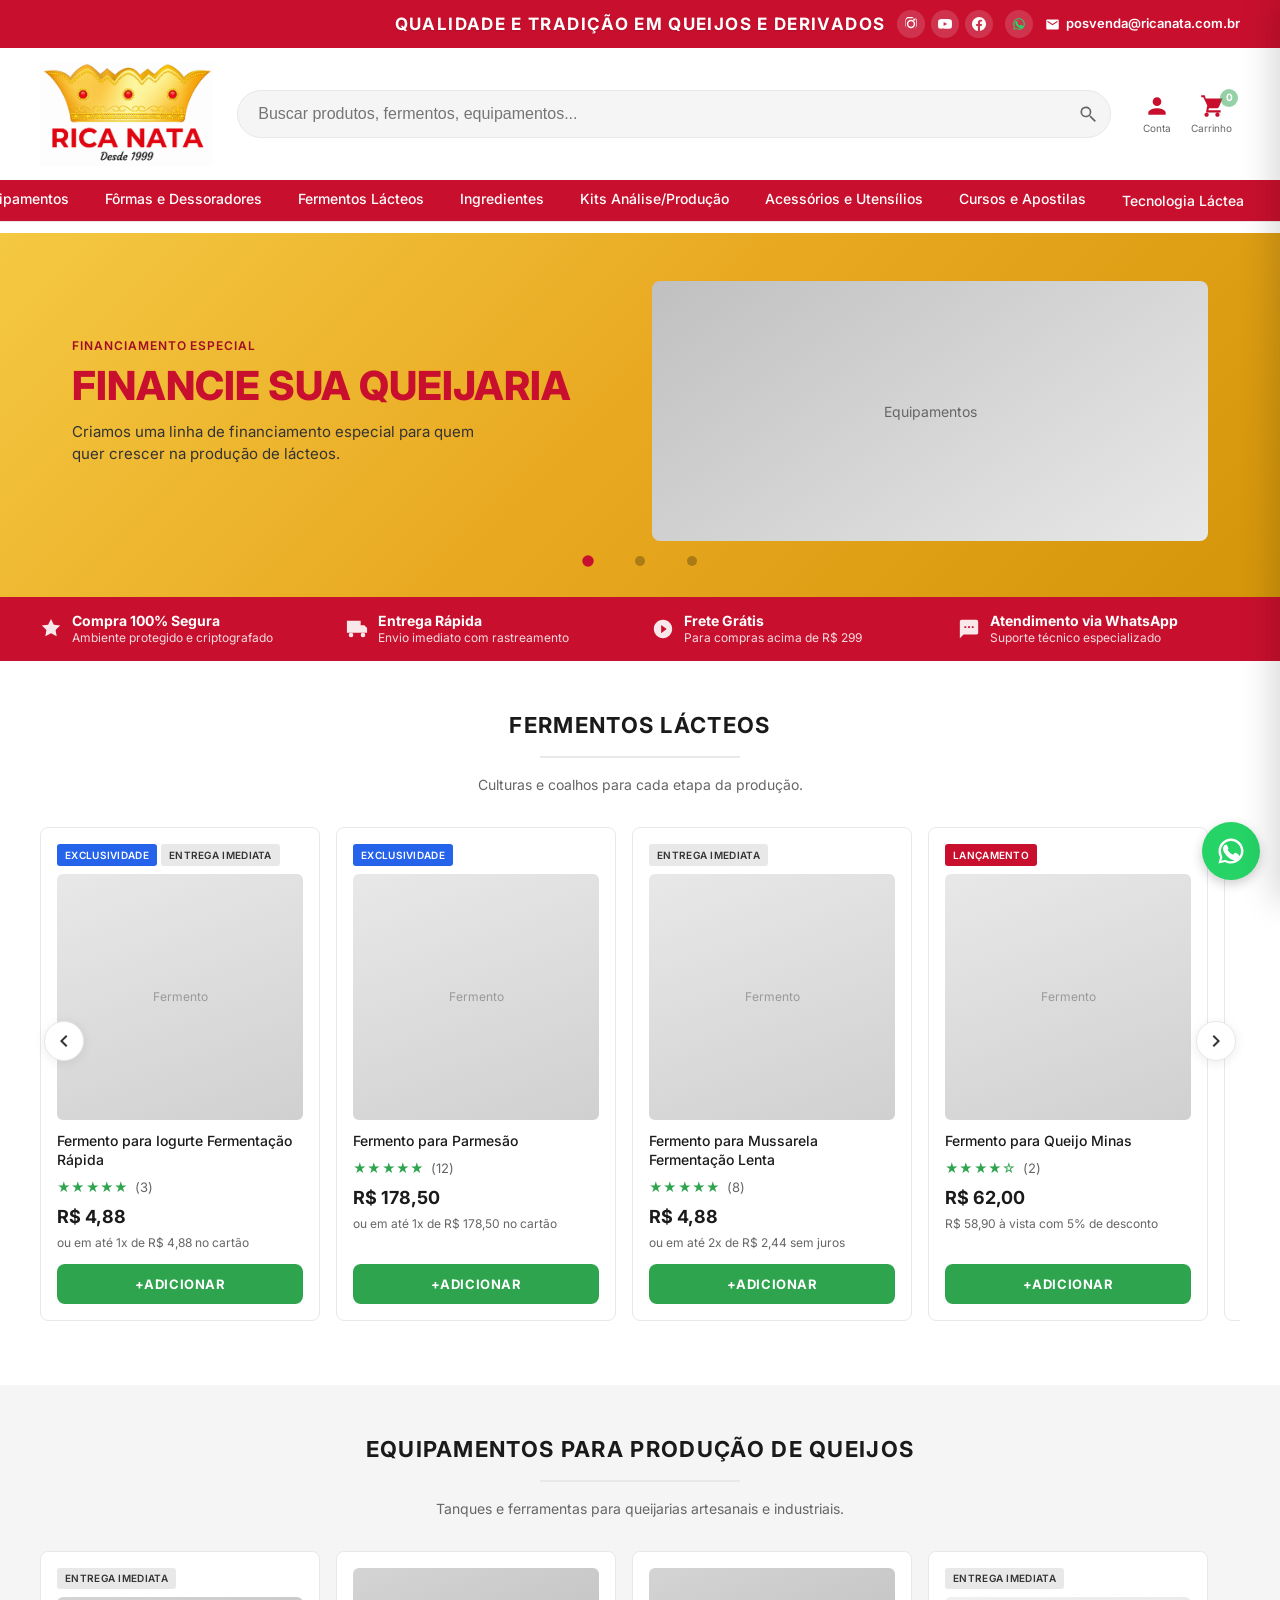
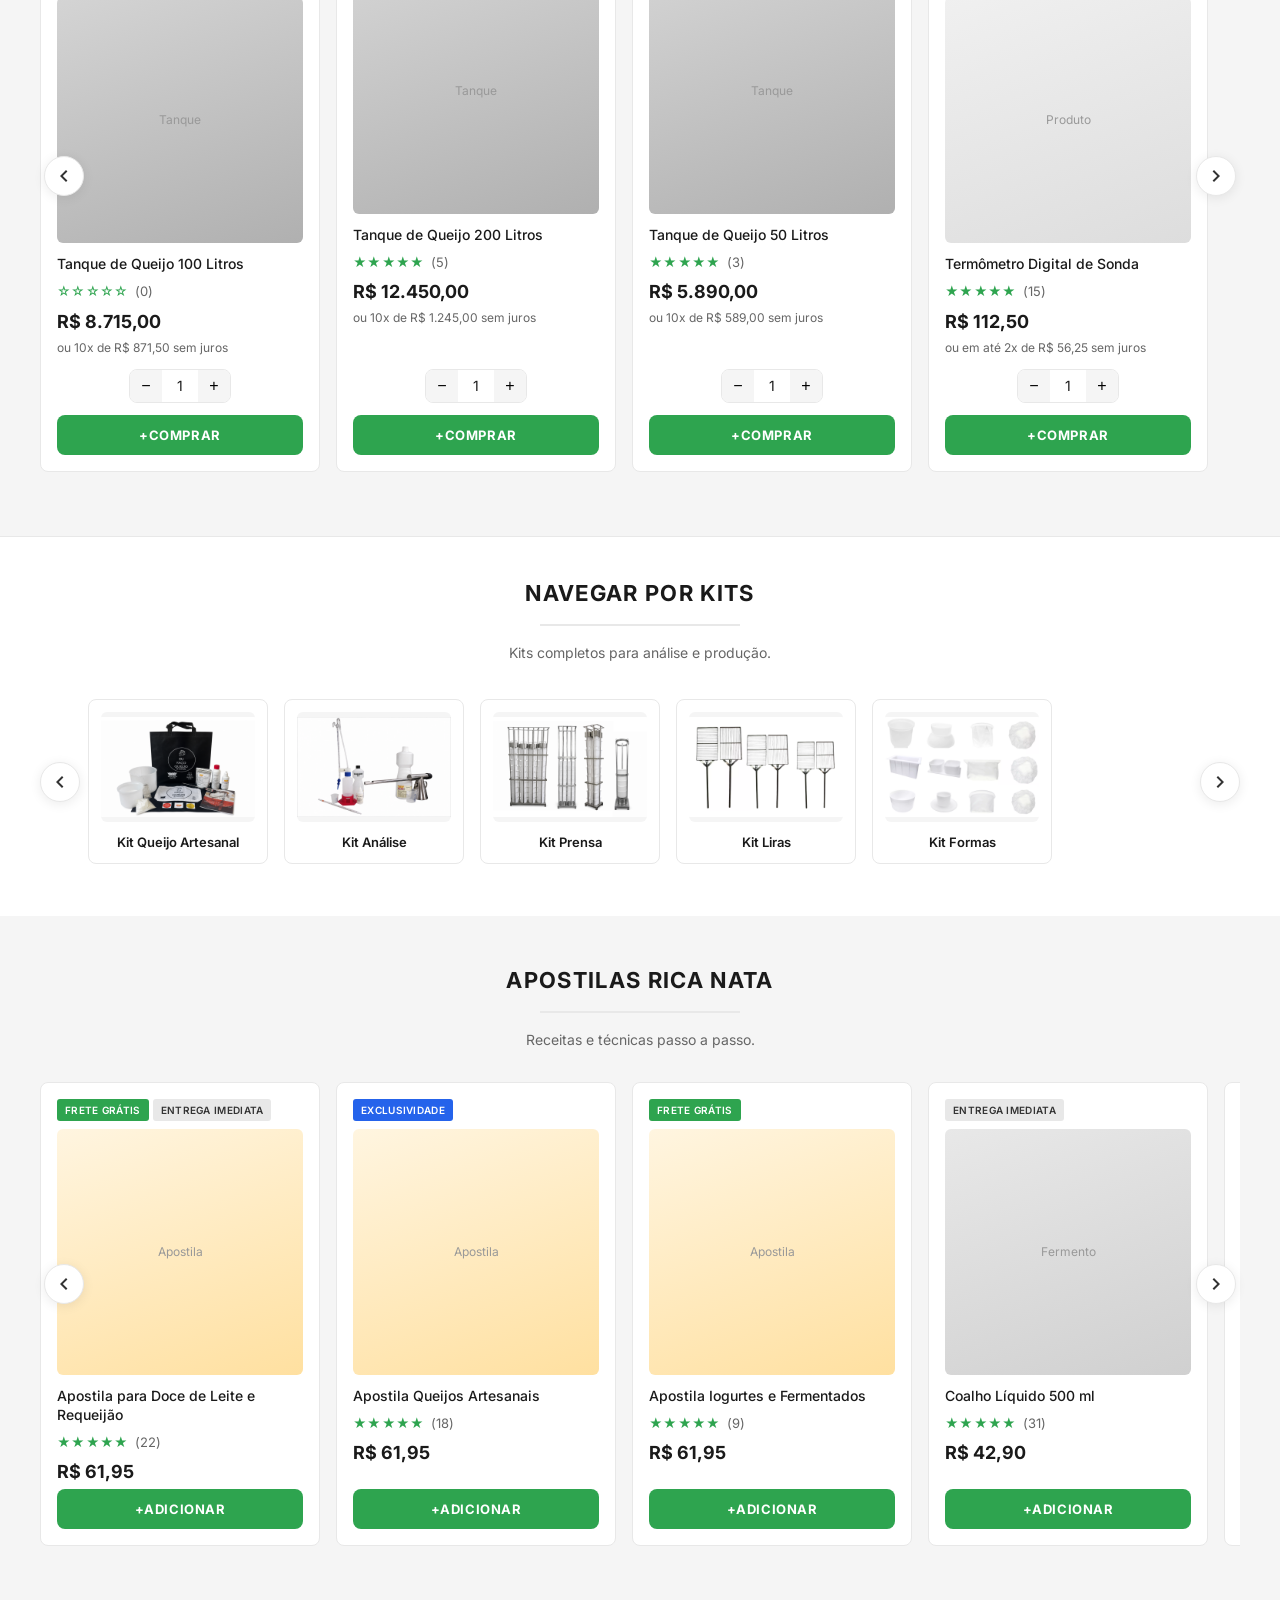
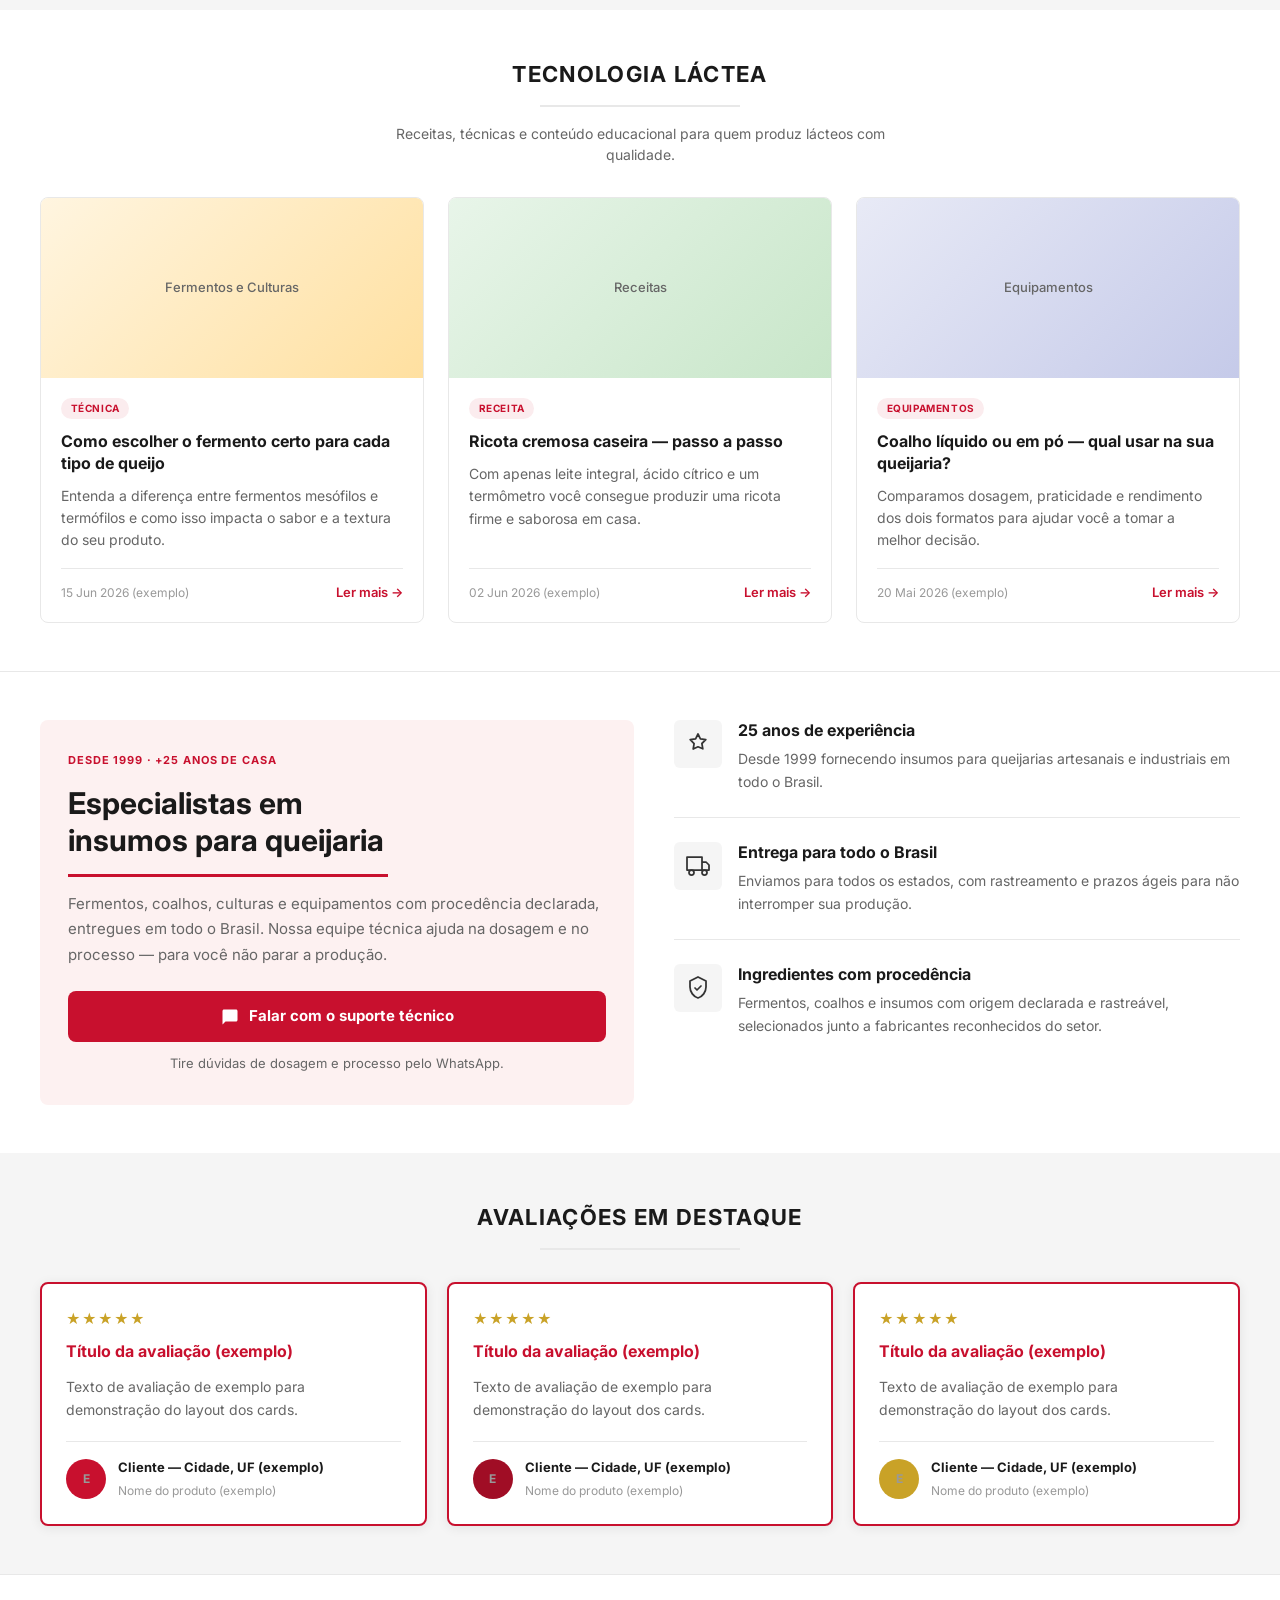
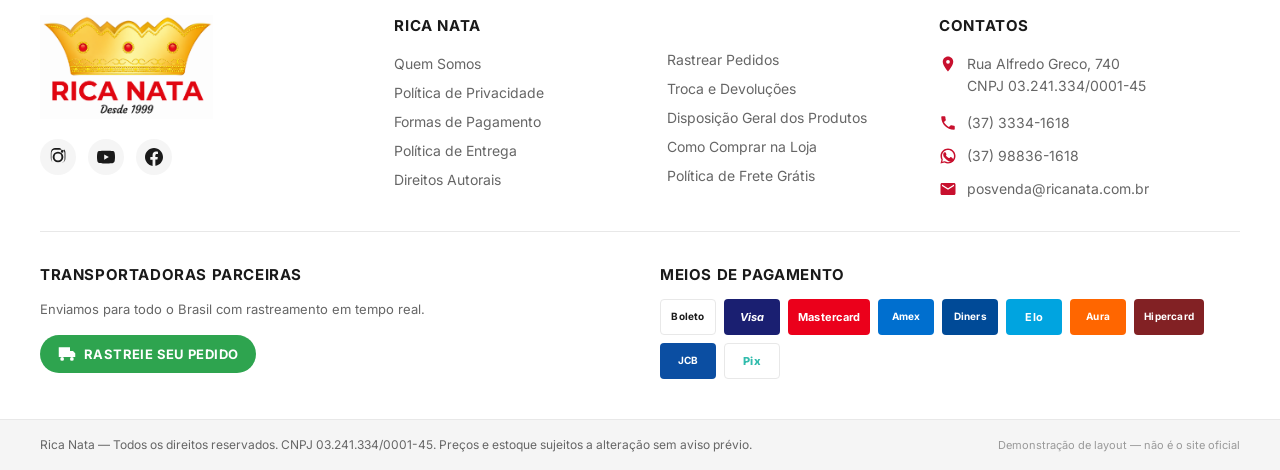
<file: index.html>
<!DOCTYPE html>
<html lang="pt-BR">
<head>
  <meta charset="UTF-8">
  <meta name="viewport" content="width=device-width, initial-scale=1.0">
  <title>Rica Nata | Ingredientes e Equipamentos para Laticínios</title>
  <meta name="description" content="Fermentos, coalho, equipamentos e insumos para produção de queijos e láticos. Desde 1999, entrega para todo o Brasil.">
  <meta name="robots" content="noindex, nofollow">
  <link rel="stylesheet" href="styles.css?v=30">
  <link rel="preconnect" href="https://fonts.googleapis.com">
  <link rel="preconnect" href="https://fonts.gstatic.com" crossorigin>
  <link href="https://fonts.googleapis.com/css2?family=Inter:wght@400;500;600;700&display=swap" rel="stylesheet">
</head>
<body>

  <!-- ========== HEADER FIXO ========== -->
  <header class="site-header" id="siteHeader">

    <!-- Top bar vermelha -->
    <div class="top-bar">
      <div class="container top-bar__inner">
        <div class="top-bar__taglines" id="topBarTaglines" aria-live="polite">
          <p class="top-bar__tagline top-bar__tagline--active">Qualidade e tradição em queijos e derivados</p>
          <p class="top-bar__tagline">A loja virtual mais completa para laticínios</p>
        </div>

        <div class="top-bar__right">
          <div class="top-bar__social" aria-label="Redes sociais">
            <a href="#" aria-label="Instagram"><svg viewBox="0 0 24 24"><path d="M12 2.2c2.7 0 3 .01 4 .06 1.1.05 1.7.2 2.1.4.5.2.9.5 1.3.9.4.4.7.8.9 1.3.2.4.4 1 .4 2.1.05 1 .06 1.3.06 4s-.01 3-.06 4c-.05 1.1-.2 1.7-.4 2.1-.2.5-.5.9-.9 1.3-.4.4-.8.7-1.3.9-.4.2-1 .4-2.1.4-1 .05-1.3.06-4 .06s-3-.01-4-.06c-1.1-.05-1.7-.2-2.1-.4-.5-.2-.9-.5-1.3-.9-.4-.4-.7-.8-.9-1.3-.2-.4-.4-1-.4-2.1-.05-1-.06-1.3-.06-4s.01-3 .06-4c.05-1.1.2-1.7.4-2.1.2-.5.5-.9.9-1.3.4-.4.8-.7 1.3-.9.4-.2 1-.4 2.1-.4 1-.05 1.3-.06 4-.06zM12 0C9.3 0 8.9.01 7.9.06 6.9.11 6.2.3 5.6.6c-.6.3-1.1.7-1.6 1.2S3.3 3 3 3.6C2.7 4.2 2.5 4.9 2.5 5.9 2.4 6.9 2.4 7.3 2.4 10s.01 3.1.06 4.1c.05 1 .2 1.7.5 2.3.3.6.7 1.1 1.2 1.6s1 .9 1.6 1.2c.6.3 1.3.5 2.3.5 1 .05 1.4.06 4.1.06s3.1-.01 4.1-.06c1-.05 1.7-.2 2.3-.5.6-.3 1.1-.7 1.6-1.2s.9-1 1.2-1.6c.3-.6.5-1.3.5-2.3.05-1 .06-1.4.06-4.1s-.01-3.1-.06-4.1c-.05-1-.2-1.7-.5-2.3-.3-.6-.7-1.1-1.2-1.6S20 3.3 19.4 3c-.6-.3-1.3-.5-2.3-.5C15.1.01 14.7 0 12 0zm0 4.9a7.1 7.1 0 100 14.2 7.1 7.1 0 000-14.2zm0 11.7a4.6 4.6 0 110-9.2 4.6 4.6 0 010 9.2zm7.2-12.1a1.7 1.7 0 11-3.4 0 1.7 1.7 0 013.4 0z"/></svg></a>
            <a href="#" aria-label="YouTube"><svg viewBox="0 0 24 24"><path d="M23.5 6.2a3 3 0 00-2.1-2.1C19.5 3.5 12 3.5 12 3.5s-7.5 0-9.4.6A3 3 0 00.5 6.2 31.4 31.4 0 000 12a31.4 31.4 0 00.5 5.8 3 3 0 002.1 2.1c1.9.6 9.4.6 9.4.6s7.5 0 9.4-.6a3 3 0 002.1-2.1A31.4 31.4 0 0024 12a31.4 31.4 0 00-.5-5.8zM9.6 15.5V8.5L15.8 12l-6.2 3.5z"/></svg></a>
            <a href="#" aria-label="Facebook"><svg viewBox="0 0 24 24"><path d="M24 12.1c0-6.6-5.4-12-12-12S0 5.5 0 12.1c0 6 4.4 11 10.1 11.9v-8.4H7.1v-3.5h3V9.4c0-3 1.8-4.7 4.5-4.7 1.3 0 2.7.2 2.7.2v3h-1.5c-1.5 0-2 .9-2 1.8v2.2h3.3l-.5 3.5h-2.8v8.4C19.6 23.1 24 18.1 24 12.1z"/></svg></a>
          </div>
          <a href="https://wa.me/5537988361618" class="top-bar__icon top-bar__icon--whatsapp" aria-label="WhatsApp (37) 98836-1618">
            <svg viewBox="0 0 24 24" aria-hidden="true"><path d="M17.5 14.3c-.3-.1-1.6-.8-1.9-.9-.3-.1-.5-.1-.7.1-.2.2-.8 1-.9 1.1-.2.2-.3.2-.6.1-.3-.1-1.2-.4-2.3-1.4-.9-.8-1.5-1.8-1.7-2.1-.2-.3 0-.5.1-.6.1-.1.3-.3.4-.5.1-.1.1-.3 0-.4 0-.1-.7-1.7-1-2.3-.3-.6-.6-.5-.7-.5h-.6c-.2 0-.5.1-.8.4-.3.3-1.2 1.2-1.2 2.9s1.2 3.4 1.4 3.6c.2.2 2.4 3.7 5.9 5.2.8.4 1.5.6 2 .8.8.3 1.6.2 2.2.1.7-.1 2.1-.9 2.4-1.7.3-.8.3-1.5.2-1.7-.1-.1-.3-.2-.6-.3z"/><path d="M12 2C6.5 2 2 6.5 2 12c0 1.8.5 3.5 1.3 5L2 22l5.2-1.3C8.9 21.5 10.4 22 12 22c5.5 0 10-4.5 10-10S17.5 2 12 2zm0 18.2c-1.5 0-3-.4-4.3-1.1l-.3-.2-3.1.8.8-3-.2-.3C4.4 15 4 13.5 4 12 4 7.6 7.6 4 12 4s8 3.6 8 8-3.6 8.2-8 8.2z"/></svg>
          </a>
          <a href="mailto:posvenda@ricanata.com.br" class="top-bar__email" aria-label="E-mail posvenda@ricanata.com.br">
            <svg viewBox="0 0 24 24" aria-hidden="true"><path d="M20 4H4c-1.1 0-2 .9-2 2v12c0 1.1.9 2 2 2h16c1.1 0 2-.9 2-2V6c0-1.1-.9-2-2-2zm0 4l-8 5-8-5V6l8 5 8-5v2z"/></svg>
            <span>posvenda@ricanata.com.br</span>
          </a>
        </div>
      </div>
    </div>

    <!-- Header principal -->
    <div class="main-header">
      <div class="container main-header__inner">
        <button class="menu-toggle" id="menuToggle" aria-label="Abrir menu" aria-expanded="false">
          <span></span><span></span><span></span>
        </button>

        <a href="index.html" class="logo" aria-label="Rica Nata — Página inicial">
          <img src="imagens/IMG_2681.PNG" alt="Rica Nata — Desde 1999" class="logo__img" width="240" height="240">
        </a>

        <form class="search" role="search" aria-label="Buscar produtos">
          <input type="search" placeholder="Buscar produtos, fermentos, equipamentos..." aria-label="Buscar">
          <button type="submit" aria-label="Buscar">
            <svg viewBox="0 0 24 24"><path d="M15.5 14h-.8l-.3-.3a6.5 6.5 0 10-.7.7l.3.3v.8L20 21.5 21.5 20 15.5 14zm-6 0A4.5 4.5 0 1114 9.5 4.5 4.5 0 019.5 14z"/></svg>
          </button>
        </form>

        <div class="header-actions">
          <a href="#" class="header-action" aria-label="Minha conta">
            <svg viewBox="0 0 24 24"><path d="M12 12c2.2 0 4-1.8 4-4s-1.8-4-4-4-4 1.8-4 4 1.8 4 4 4zm0 2c-2.7 0-8 1.3-8 4v2h16v-2c0-2.7-5.3-4-8-4z"/></svg>
            <span class="header-action__label">Conta</span>
          </a>
          <a href="carrinho.html" class="header-action header-action--cart" id="cartLink" aria-label="Carrinho com 0 itens">
            <svg viewBox="0 0 24 24"><path d="M7 18c-1.1 0-1.99.9-1.99 2S5.9 22 7 22s2-.9 2-2-.9-2-2-2zm10 0c-1.1 0-1.99.9-1.99 2S15.9 22 17 22s2-.9 2-2-.9-2-2-2zM7.2 14h9.5c.8 0 1.5-.5 1.8-1.2l3.2-7.7H6.2L5.3 2H2v2h2l3.6 7.6-1 5.4C6.4 17.4 7.4 18 8.4 18H20v-2H8.6l.6-2z"/></svg>
            <span class="cart-badge cart-badge--empty">0</span>
            <span class="header-action__label">Carrinho</span>
          </a>
        </div>
      </div>
    </div>

    <div class="mobile-menu-overlay" id="mobileMenuOverlay" aria-hidden="true"></div>

    <!-- Navbar -->
    <nav class="navbar" id="navbar" aria-label="Categorias">
      <div class="mobile-menu-login">
        <p>Olá, <a href="#">faça seu login</a> ou <a href="#">cadastre-se</a></p>
        <button type="button" class="mobile-menu__close" id="mobileMenuClose" aria-label="Fechar menu">
          <svg viewBox="0 0 24 24" aria-hidden="true"><path d="M18.3 5.7a1 1 0 00-1.4-1.4L12 9.17 7.1 4.3a1 1 0 10-1.4 1.42L10.6 10.6 5.7 15.5a1 1 0 101.42 1.4L12 12.01l4.88 4.89a1 1 0 001.42-1.42l-4.9-4.9 4.9-4.88z"/></svg>
        </button>
      </div>
      <div class="container navbar__container">
        <ul class="navbar__list" id="navbarList">

          <li class="navbar__item navbar__item--dropdown">
            <button type="button" class="navbar__link navbar__trigger" aria-expanded="false" aria-haspopup="true">
              Equipamentos
              <svg class="navbar__chevron" viewBox="0 0 24 24" aria-hidden="true"><path d="M7 10l5 5 5-5z"/></svg>
            </button>
            <div class="navbar__dropdown">
              <ul class="navbar__submenu">
                <li><a href="#">Iogurteira</a></li>
                <li><a href="#">Lava botas</a></li>
                <li><a href="#">Pia e Lavatório inox</a></li>
                <li><a href="#">Tachos</a></li>
                <li><a href="#">Tanque de Queijo</a></li>
                <li class="navbar__subgroup navbar__subgroup--dropdown">
                  <button type="button" class="navbar__subtrigger" aria-expanded="false" aria-haspopup="true">
                    Prensas
                    <svg class="navbar__subchevron" viewBox="0 0 24 24" aria-hidden="true"><path d="M8.59 16.59L13.17 12 8.59 7.41 10 6l6 6-6 6-1.41-1.41z"/></svg>
                  </button>
                  <ul class="navbar__submenu navbar__submenu--nested">
                    <li><a href="#">Queijo Minas Padrão, Meia cura e Cobocó</a></li>
                    <li><a href="#">Queijo Coalho e Prato</a></li>
                    <li><a href="#">Queijo Parmesão</a></li>
                    <li><a href="#">Queijo Reino Bola</a></li>
                  </ul>
                </li>
              </ul>
              <a href="#" class="navbar__view-all">Ver tudo de Equipamentos (9) →</a>
            </div>
          </li>

          <li class="navbar__item navbar__item--dropdown">
            <button type="button" class="navbar__link navbar__trigger" aria-expanded="false" aria-haspopup="true">
              Fôrmas e Dessoradores
              <svg class="navbar__chevron" viewBox="0 0 24 24" aria-hidden="true"><path d="M7 10l5 5 5-5z"/></svg>
            </button>
            <div class="navbar__dropdown">
              <ul class="navbar__submenu">
                <li><a href="#">Minas Padrão/Canastra</a></li>
                <li><a href="#">Coalho e Prato</a></li>
                <li><a href="#">Parmesão</a></li>
                <li><a href="#">Mussarela/Requeijão</a></li>
                <li><a href="#">Queijo Frescal</a></li>
                <li><a href="#">Queijo Reino</a></li>
              </ul>
              <a href="#" class="navbar__view-all">Ver tudo de Fôrmas e Dessoradores (6) →</a>
            </div>
          </li>

          <li class="navbar__item navbar__item--dropdown">
            <button type="button" class="navbar__link navbar__trigger" aria-expanded="false" aria-haspopup="true">
              Fermentos Lácteos
              <svg class="navbar__chevron" viewBox="0 0 24 24" aria-hidden="true"><path d="M7 10l5 5 5-5z"/></svg>
            </button>
            <div class="navbar__dropdown">
              <ul class="navbar__submenu">
                <li><a href="#">Iogurte e Bebida láctea</a></li>
                <li><a href="#">Queijo Minas Padrão, Meia Cura e Coalhada</a></li>
                <li><a href="#">Mussarela e Parmesão</a></li>
                <li><a href="#">Queijo Minas Frescal e Queijo Coalho</a></li>
                <li><a href="#">Queijo Reino e Queijo com Olhadura</a></li>
                <li><a href="#">Queijo de Búfala</a></li>
              </ul>
              <a href="#" class="navbar__view-all">Ver tudo de Fermentos Lácteos (6) →</a>
            </div>
          </li>

          <li class="navbar__item navbar__item--dropdown navbar__item--wide">
            <button type="button" class="navbar__link navbar__trigger" aria-expanded="false" aria-haspopup="true">
              Ingredientes
              <svg class="navbar__chevron" viewBox="0 0 24 24" aria-hidden="true"><path d="M7 10l5 5 5-5z"/></svg>
            </button>
            <div class="navbar__dropdown navbar__dropdown--cols">
              <ul class="navbar__submenu">
                <li><a href="#">Adoçantes</a></li>
                <li><a href="#">Cloreto de Cálcio</a></li>
                <li><a href="#">Conservantes</a></li>
                <li><a href="#">Amidos</a></li>
                <li><a href="#">Gomas</a></li>
                <li><a href="#">Polpa de frutas</a></li>
              </ul>
              <ul class="navbar__submenu">
                <li><a href="#">Saborizantes</a></li>
                <li><a href="#">Coagulantes</a></li>
                <li><a href="#">Corantes</a></li>
                <li><a href="#">Estabilizantes</a></li>
                <li><a href="#">Lactase</a></li>
                <li><a href="#">Sal fundente</a></li>
              </ul>
              <a href="#" class="navbar__view-all">Ver tudo de Ingredientes (12) →</a>
            </div>
          </li>

          <li class="navbar__item navbar__item--dropdown">
            <button type="button" class="navbar__link navbar__trigger" aria-expanded="false" aria-haspopup="true">
              Kits Análise/Produção
              <svg class="navbar__chevron" viewBox="0 0 24 24" aria-hidden="true"><path d="M7 10l5 5 5-5z"/></svg>
            </button>
            <div class="navbar__dropdown">
              <ul class="navbar__submenu">
                <li><a href="#">Kit Análise</a></li>
                <li><a href="#">Kit Prensa</a></li>
                <li><a href="#">Kit Liras</a></li>
                <li><a href="#">Kit Formas</a></li>
                <li><a href="#">Kit Artesanal</a></li>
              </ul>
              <a href="#" class="navbar__view-all">Ver tudo de Kits (5) →</a>
            </div>
          </li>

          <li class="navbar__item navbar__item--dropdown navbar__item--wide">
            <button type="button" class="navbar__link navbar__trigger" aria-expanded="false" aria-haspopup="true">
              Acessórios e Utensílios
              <svg class="navbar__chevron" viewBox="0 0 24 24" aria-hidden="true"><path d="M7 10l5 5 5-5z"/></svg>
            </button>
            <div class="navbar__dropdown">
              <ul class="navbar__submenu">
                <li><a href="#">Em Inox</a></li>
                <li><a href="#">Em Plástico</a></li>
                <li><a href="#">Latões</a></li>
                <li><a href="#">Pá Mexedora</a></li>
                <li><a href="#">Caixas</a></li>
                <li><a href="#">Liras Para Corte de Massa</a></li>
                <li><a href="#">Caldeirão de Alumínio</a></li>
                <li><a href="#">Baldes e Coadores</a></li>
                <li><a href="#">EPI</a></li>
                <li class="navbar__subgroup navbar__subgroup--dropdown">
                  <button type="button" class="navbar__subtrigger" aria-expanded="false" aria-haspopup="true">
                    Laboratório
                    <svg class="navbar__subchevron" viewBox="0 0 24 24" aria-hidden="true"><path d="M8.59 16.59L13.17 12 8.59 7.41 10 6l6 6-6 6-1.41-1.41z"/></svg>
                  </button>
                  <ul class="navbar__submenu navbar__submenu--nested">
                    <li><a href="#">Análise e Medição</a></li>
                    <li><a href="#">Soluções e Reagentes</a></li>
                    <li><a href="#">Vidraria</a></li>
                  </ul>
                </li>
              </ul>
              <a href="#" class="navbar__view-all">Ver tudo de Acessórios (12) →</a>
            </div>
          </li>

          <li class="navbar__item navbar__item--dropdown">
            <button type="button" class="navbar__link navbar__trigger" aria-expanded="false" aria-haspopup="true">
              Cursos e Apostilas
              <svg class="navbar__chevron" viewBox="0 0 24 24" aria-hidden="true"><path d="M7 10l5 5 5-5z"/></svg>
            </button>
            <div class="navbar__dropdown">
              <ul class="navbar__submenu">
                <li><a href="#">Cursos de Queijo</a></li>
                <li><a href="#">Apostilas de queijo</a></li>
              </ul>
              <a href="#" class="navbar__view-all">Ver tudo de Cursos e Apostilas (2) →</a>
            </div>
          </li>

          <li class="navbar__item">
            <a href="#" class="navbar__link">Tecnologia Láctea</a>
          </li>

          <li class="navbar__item">
            <a href="faq.html" class="navbar__link">FAQ</a>
          </li>

        </ul>
      </div>
    </nav>
  </header>

  <!-- Espaçador para compensar header fixo -->
  <div class="header-spacer" id="headerSpacer"></div>

  <main>

    <!-- Hero / Banner -->
    <section class="hero" aria-label="Destaques">
      <div class="hero__slide hero__slide--active">
        <div class="hero__content">
          <p class="hero__eyebrow">Financiamento especial</p>
          <h1>Financie sua queijaria</h1>
          <p class="hero__desc">Criamos uma linha de financiamento especial para quem quer crescer na produção de lácteos.</p>
        </div>
        <div class="hero__visual" aria-hidden="true">
          <div class="hero__equipment"></div>
        </div>
      </div>
      <div class="hero__dots" role="tablist" aria-label="Slides do banner">
        <button type="button" class="hero__dot hero__dot--active" aria-label="Slide 1" aria-current="true"></button>
        <button type="button" class="hero__dot" aria-label="Slide 2"></button>
        <button type="button" class="hero__dot" aria-label="Slide 3"></button>
      </div>
    </section>

    <!-- Garantias (abaixo do banner) -->
    <div class="trust-strip trust-strip--top" aria-label="Garantias da loja">
      <div class="container trust-strip__inner">
        <div class="trust-badge">
          <svg viewBox="0 0 24 24" aria-hidden="true"><path d="M12 1l3.09 6.26L22 8.27l-5 4.87 1.18 6.88L12 16.77l-6.18 3.25L7 13.14 2 8.27l6.91-1.01L12 1z"/></svg>
          <div>
            <strong>Compra 100% Segura</strong>
            <span>Ambiente protegido e criptografado</span>
          </div>
        </div>
        <div class="trust-badge">
          <svg viewBox="0 0 24 24" aria-hidden="true"><path d="M1 3h15v13H1zM16 8h4l3 3v5h-7V8z"/><circle cx="5.5" cy="18.5" r="2.5"/><circle cx="18.5" cy="18.5" r="2.5"/></svg>
          <div>
            <strong>Entrega Rápida</strong>
            <span>Envio imediato com rastreamento</span>
          </div>
        </div>
        <div class="trust-badge">
          <svg viewBox="0 0 24 24" aria-hidden="true"><path d="M12 2C6.48 2 2 6.48 2 12s4.48 10 10 10 10-4.48 10-10S17.52 2 12 2zm-2 14.5v-9l6 4.5-6 4.5z"/></svg>
          <div>
            <strong>Frete Grátis</strong>
            <span>Para compras acima de R$ 299</span>
          </div>
        </div>
        <div class="trust-badge">
          <svg viewBox="0 0 24 24" aria-hidden="true"><path d="M20 2H4c-1.1 0-2 .9-2 2v18l4-4h14c1.1 0 2-.9 2-2V4c0-1.1-.9-2-2-2zM9 11H7V9h2v2zm4 0h-2V9h2v2zm4 0h-2V9h2v2z"/></svg>
          <div>
            <strong>Atendimento via WhatsApp</strong>
            <span>Suporte técnico especializado</span>
          </div>
        </div>
      </div>
    </div>

    <!-- Seção: Fermentos Lácteos -->
    <section class="product-section" id="fermentos">
      <div class="container">
        <h2 class="section-title">Fermentos Lácteos</h2>
        <p class="section-intro">Culturas e coalhos para cada etapa da produção.</p>
        <div class="product-scroll product-scroll--carousel">
          <button type="button" class="product-scroll__nav product-scroll__nav--prev" aria-label="Produtos anteriores">
            <svg viewBox="0 0 24 24" aria-hidden="true"><path d="M15.41 16.59L10.83 12l4.58-4.59L14 6l-6 6 6 6 1.41-1.41z"/></svg>
          </button>
          <div class="product-grid">
          <article class="product-card" data-product-id="fermento-iogurte">
            <div class="product-card__badges">
              <span class="badge badge--blue">Exclusividade</span>
              <span class="badge badge--gray">Entrega imediata</span>
            </div>
            <a href="produto.html?id=fermento-iogurte" class="product-card__link">
              <div class="product-card__image product-card__image--fermento"></div>
              <h3 class="product-card__title">Fermento para Iogurte Fermentação Rápida</h3>
              <div class="product-card__rating" aria-label="5 de 5 estrelas, 3 avaliações">★★★★★ <span>(3)</span></div>
              <p class="product-card__price">R$ 4,88</p>
              <p class="product-card__installments">ou em até 1x de R$ 4,88 no cartão</p>
            </a>
            <button type="button" class="btn btn--green btn--add-cart">Adicionar</button>
          </article>
          <article class="product-card" data-product-id="fermento-parmesao">
            <div class="product-card__badges"><span class="badge badge--blue">Exclusividade</span></div>
            <a href="produto.html?id=fermento-parmesao" class="product-card__link">
              <div class="product-card__image product-card__image--fermento"></div>
              <h3 class="product-card__title">Fermento para Parmesão</h3>
              <div class="product-card__rating">★★★★★ <span>(12)</span></div>
              <p class="product-card__price">R$ 178,50</p>
              <p class="product-card__installments">ou em até 1x de R$ 178,50 no cartão</p>
            </a>
            <button type="button" class="btn btn--green btn--add-cart">Adicionar</button>
          </article>
          <article class="product-card" data-product-id="fermento-mussarela">
            <div class="product-card__badges"><span class="badge badge--gray">Entrega imediata</span></div>
            <a href="produto.html?id=fermento-mussarela" class="product-card__link">
              <div class="product-card__image product-card__image--fermento"></div>
              <h3 class="product-card__title">Fermento para Mussarela Fermentação Lenta</h3>
              <div class="product-card__rating">★★★★★ <span>(8)</span></div>
              <p class="product-card__price">R$ 4,88</p>
              <p class="product-card__installments">ou em até 2x de R$ 2,44 sem juros</p>
            </a>
            <button type="button" class="btn btn--green btn--add-cart">Adicionar</button>
          </article>
          <article class="product-card" data-product-id="fermento-minas">
            <div class="product-card__badges"><span class="badge badge--red">Lançamento</span></div>
            <a href="produto.html?id=fermento-minas" class="product-card__link">
              <div class="product-card__image product-card__image--fermento"></div>
              <h3 class="product-card__title">Fermento para Queijo Minas</h3>
              <div class="product-card__rating">★★★★☆ <span>(2)</span></div>
              <p class="product-card__price">R$ 62,00</p>
              <p class="product-card__installments">R$ 58,90 à vista com 5% de desconto</p>
            </a>
            <button type="button" class="btn btn--green btn--add-cart">Adicionar</button>
          </article>
          <article class="product-card" data-product-id="fermento-gorgonzola">
            <div class="product-card__badges"><span class="badge badge--blue">Exclusividade</span></div>
            <a href="produto.html?id=fermento-gorgonzola" class="product-card__link">
              <div class="product-card__image product-card__image--fermento"></div>
              <h3 class="product-card__title">Fermento para Gorgonzola</h3>
              <div class="product-card__rating">★★★★★ <span>(6)</span></div>
              <p class="product-card__price">R$ 89,90</p>
              <p class="product-card__installments">ou em até 2x de R$ 44,95 sem juros</p>
            </a>
            <button type="button" class="btn btn--green btn--add-cart">Adicionar</button>
          </article>
          <article class="product-card" data-product-id="fermento-prato">
            <div class="product-card__badges"><span class="badge badge--gray">Entrega imediata</span></div>
            <a href="produto.html?id=fermento-prato" class="product-card__link">
              <div class="product-card__image product-card__image--fermento"></div>
              <h3 class="product-card__title">Fermento para Queijo Prato</h3>
              <div class="product-card__rating">★★★★★ <span>(4)</span></div>
              <p class="product-card__price">R$ 54,50</p>
              <p class="product-card__installments">ou em até 1x de R$ 54,50 no cartão</p>
            </a>
            <button type="button" class="btn btn--green btn--add-cart">Adicionar</button>
          </article>
          <article class="product-card" data-product-id="coalho-liquido">
            <div class="product-card__badges"><span class="badge badge--gray">Entrega imediata</span></div>
            <a href="produto.html?id=coalho-liquido" class="product-card__link">
              <div class="product-card__image product-card__image--fermento"></div>
              <h3 class="product-card__title">Coalho Líquido 500 ml</h3>
              <div class="product-card__rating">★★★★★ <span>(31)</span></div>
              <p class="product-card__price">R$ 42,90</p>
              <p class="product-card__installments">ou em até 1x de R$ 42,90 no cartão</p>
            </a>
            <button type="button" class="btn btn--green btn--add-cart">Adicionar</button>
          </article>
          <article class="product-card" data-product-id="fermento-coalho">
            <div class="product-card__badges"><span class="badge badge--red">Lançamento</span></div>
            <a href="produto.html?id=fermento-coalho" class="product-card__link">
              <div class="product-card__image product-card__image--fermento"></div>
              <h3 class="product-card__title">Fermento para Coalho Artesanal</h3>
              <div class="product-card__rating">★★★★☆ <span>(3)</span></div>
              <p class="product-card__price">R$ 48,90</p>
              <p class="product-card__installments">R$ 46,46 à vista com 5% de desconto</p>
            </a>
            <button type="button" class="btn btn--green btn--add-cart">Adicionar</button>
          </article>
          </div>
          <button type="button" class="product-scroll__nav product-scroll__nav--next" aria-label="Próximos produtos">
            <svg viewBox="0 0 24 24" aria-hidden="true"><path d="M8.59 16.59L13.17 12 8.59 7.41 10 6l6 6-6 6-1.41-1.41z"/></svg>
          </button>
          <div class="product-scroll__bars" aria-hidden="true"></div>
        </div>
      </div>
    </section>

    <!-- Seção: Equipamentos -->
    <section class="product-section product-section--alt" id="equipamentos">
      <div class="container">
        <h2 class="section-title">Equipamentos para Produção de Queijos</h2>
        <p class="section-intro">Tanques e ferramentas para queijarias artesanais e industriais.</p>
        <div class="product-scroll product-scroll--carousel">
          <button type="button" class="product-scroll__nav product-scroll__nav--prev" aria-label="Produtos anteriores">
            <svg viewBox="0 0 24 24" aria-hidden="true"><path d="M15.41 16.59L10.83 12l4.58-4.59L14 6l-6 6 6 6 1.41-1.41z"/></svg>
          </button>
          <div class="product-grid product-grid--3">
          <article class="product-card product-card--buy" data-product-id="tanque-100">
            <div class="product-card__badges"><span class="badge badge--gray">Entrega imediata</span></div>
            <a href="produto.html?id=tanque-100" class="product-card__link">
              <div class="product-card__image product-card__image--tanque"></div>
              <h3 class="product-card__title">Tanque de Queijo 100 Litros</h3>
              <div class="product-card__rating">☆☆☆☆☆ <span>(0)</span></div>
              <p class="product-card__price">R$ 8.715,00</p>
              <p class="product-card__installments">ou 10x de R$ 871,50 sem juros</p>
            </a>
            <div class="qty-selector">
              <button type="button" aria-label="Diminuir">−</button>
              <span>1</span>
              <button type="button" aria-label="Aumentar">+</button>
            </div>
            <button type="button" class="btn btn--green btn--buy btn--add-cart">Comprar</button>
          </article>
          <article class="product-card product-card--buy" data-product-id="tanque-200">
            <a href="produto.html?id=tanque-200" class="product-card__link">
              <div class="product-card__image product-card__image--tanque"></div>
              <h3 class="product-card__title">Tanque de Queijo 200 Litros</h3>
              <div class="product-card__rating">★★★★★ <span>(5)</span></div>
              <p class="product-card__price">R$ 12.450,00</p>
              <p class="product-card__installments">ou 10x de R$ 1.245,00 sem juros</p>
            </a>
            <div class="qty-selector">
              <button type="button" aria-label="Diminuir">−</button>
              <span>1</span>
              <button type="button" aria-label="Aumentar">+</button>
            </div>
            <button type="button" class="btn btn--green btn--buy btn--add-cart">Comprar</button>
          </article>
          <article class="product-card product-card--buy" data-product-id="tanque-50">
            <a href="produto.html?id=tanque-50" class="product-card__link">
              <div class="product-card__image product-card__image--tanque"></div>
              <h3 class="product-card__title">Tanque de Queijo 50 Litros</h3>
              <div class="product-card__rating">★★★★★ <span>(3)</span></div>
              <p class="product-card__price">R$ 5.890,00</p>
              <p class="product-card__installments">ou 10x de R$ 589,00 sem juros</p>
            </a>
            <div class="qty-selector">
              <button type="button" aria-label="Diminuir">−</button>
              <span>1</span>
              <button type="button" aria-label="Aumentar">+</button>
            </div>
            <button type="button" class="btn btn--green btn--buy btn--add-cart">Comprar</button>
          </article>
          <article class="product-card product-card--buy" data-product-id="termometro-sonda">
            <div class="product-card__badges"><span class="badge badge--gray">Entrega imediata</span></div>
            <a href="produto.html?id=termometro-sonda" class="product-card__link">
              <div class="product-card__image product-card__image--acessorio"></div>
              <h3 class="product-card__title">Termômetro Digital de Sonda</h3>
              <div class="product-card__rating">★★★★★ <span>(15)</span></div>
              <p class="product-card__price">R$ 112,50</p>
              <p class="product-card__installments">ou em até 2x de R$ 56,25 sem juros</p>
            </a>
            <div class="qty-selector">
              <button type="button" aria-label="Diminuir">−</button>
              <span>1</span>
              <button type="button" aria-label="Aumentar">+</button>
            </div>
            <button type="button" class="btn btn--green btn--buy btn--add-cart">Comprar</button>
          </article>
          </div>
          <button type="button" class="product-scroll__nav product-scroll__nav--next" aria-label="Próximos produtos">
            <svg viewBox="0 0 24 24" aria-hidden="true"><path d="M8.59 16.59L13.17 12 8.59 7.41 10 6l6 6-6 6-1.41-1.41z"/></svg>
          </button>
          <div class="product-scroll__bars" aria-hidden="true"></div>
        </div>
      </div>
    </section>

    <!-- Navegar por Kits -->
    <section class="kits-browse" aria-label="Navegar por kits">
      <div class="container">
        <h2 class="section-title">Navegar por Kits</h2>
        <p class="section-intro">Kits completos para análise e produção.</p>
        <div class="kits-carousel">
          <button type="button" class="kits-carousel__nav kits-carousel__nav--prev" id="kitsPrev" aria-label="Kits anteriores">
            <svg viewBox="0 0 24 24" aria-hidden="true"><path d="M15.41 16.59L10.83 12l4.58-4.59L14 6l-6 6 6 6 1.41-1.41z"/></svg>
          </button>
          <div class="kits-carousel__track" id="kitsTrack">
            <a href="#" class="kit-card">
              <div class="kit-card__image">
                <img src="imagens/Kit Artesanal.png" alt="Kit Queijo Artesanal" width="320" height="228" loading="lazy">
              </div>
              <span class="kit-card__name">Kit Queijo Artesanal</span>
            </a>
            <a href="#" class="kit-card">
              <div class="kit-card__image">
                <img src="imagens/Kit Análise.png" alt="Kit Análise" width="320" height="228" loading="lazy">
              </div>
              <span class="kit-card__name">Kit Análise</span>
            </a>
            <a href="#" class="kit-card">
              <div class="kit-card__image">
                <img src="imagens/Kit Prensa.png" alt="Kit Prensa" width="320" height="228" loading="lazy">
              </div>
              <span class="kit-card__name">Kit Prensa</span>
            </a>
            <a href="#" class="kit-card">
              <div class="kit-card__image">
                <img src="imagens/Kit liras.png" alt="Kit Liras" width="320" height="228" loading="lazy">
              </div>
              <span class="kit-card__name">Kit Liras</span>
            </a>
            <a href="#" class="kit-card">
              <div class="kit-card__image">
                <img src="imagens/kit Formas.png" alt="Kit Formas" width="320" height="228" loading="lazy">
              </div>
              <span class="kit-card__name">Kit Formas</span>
            </a>
          </div>
          <button type="button" class="kits-carousel__nav kits-carousel__nav--next" id="kitsNext" aria-label="Próximos kits">
            <svg viewBox="0 0 24 24" aria-hidden="true"><path d="M8.59 16.59L13.17 12 8.59 7.41 10 6l6 6-6 6-1.41-1.41z"/></svg>
          </button>
        </div>
      </div>
    </section>

    <!-- Seção: Apostilas -->
    <section class="product-section product-section--alt">
      <div class="container">
        <h2 class="section-title">Apostilas Rica Nata</h2>
        <p class="section-intro">Receitas e técnicas passo a passo.</p>
        <div class="product-scroll product-scroll--carousel">
          <button type="button" class="product-scroll__nav product-scroll__nav--prev" aria-label="Produtos anteriores">
            <svg viewBox="0 0 24 24" aria-hidden="true"><path d="M15.41 16.59L10.83 12l4.58-4.59L14 6l-6 6 6 6 1.41-1.41z"/></svg>
          </button>
          <div class="product-grid product-grid--3">
          <article class="product-card" data-product-id="apostila-doce-leite">
            <div class="product-card__badges">
              <span class="badge badge--green">Frete grátis</span>
              <span class="badge badge--gray">Entrega imediata</span>
            </div>
            <a href="produto.html?id=apostila-doce-leite" class="product-card__link">
              <div class="product-card__image product-card__image--apostila"></div>
              <h3 class="product-card__title">Apostila para Doce de Leite e Requeijão</h3>
              <div class="product-card__rating">★★★★★ <span>(22)</span></div>
              <p class="product-card__price">R$ 61,95</p>
            </a>
            <button type="button" class="btn btn--green btn--add-cart">Adicionar</button>
          </article>
          <article class="product-card" data-product-id="apostila-artesanal">
            <div class="product-card__badges"><span class="badge badge--blue">Exclusividade</span></div>
            <a href="produto.html?id=apostila-artesanal" class="product-card__link">
              <div class="product-card__image product-card__image--apostila"></div>
              <h3 class="product-card__title">Apostila Queijos Artesanais</h3>
              <div class="product-card__rating">★★★★★ <span>(18)</span></div>
              <p class="product-card__price">R$ 61,95</p>
            </a>
            <button type="button" class="btn btn--green btn--add-cart">Adicionar</button>
          </article>
          <article class="product-card" data-product-id="apostila-iogurte">
            <div class="product-card__badges"><span class="badge badge--green">Frete grátis</span></div>
            <a href="produto.html?id=apostila-iogurte" class="product-card__link">
              <div class="product-card__image product-card__image--apostila"></div>
              <h3 class="product-card__title">Apostila Iogurtes e Fermentados</h3>
              <div class="product-card__rating">★★★★★ <span>(9)</span></div>
              <p class="product-card__price">R$ 61,95</p>
            </a>
            <button type="button" class="btn btn--green btn--add-cart">Adicionar</button>
          </article>
          <article class="product-card" data-product-id="coalho-liquido">
            <div class="product-card__badges"><span class="badge badge--gray">Entrega imediata</span></div>
            <a href="produto.html?id=coalho-liquido" class="product-card__link">
              <div class="product-card__image product-card__image--fermento"></div>
              <h3 class="product-card__title">Coalho Líquido 500 ml</h3>
              <div class="product-card__rating">★★★★★ <span>(31)</span></div>
              <p class="product-card__price">R$ 42,90</p>
            </a>
            <button type="button" class="btn btn--green btn--add-cart">Adicionar</button>
          </article>
          <article class="product-card" data-product-id="termometro-sonda">
            <div class="product-card__badges"><span class="badge badge--blue">Exclusividade</span></div>
            <a href="produto.html?id=termometro-sonda" class="product-card__link">
              <div class="product-card__image product-card__image--acessorio"></div>
              <h3 class="product-card__title">Termômetro Digital de Sonda</h3>
              <div class="product-card__rating">★★★★★ <span>(15)</span></div>
              <p class="product-card__price">R$ 112,50</p>
            </a>
            <button type="button" class="btn btn--green btn--add-cart">Adicionar</button>
          </article>
          </div>
          <button type="button" class="product-scroll__nav product-scroll__nav--next" aria-label="Próximos produtos">
            <svg viewBox="0 0 24 24" aria-hidden="true"><path d="M8.59 16.59L13.17 12 8.59 7.41 10 6l6 6-6 6-1.41-1.41z"/></svg>
          </button>
          <div class="product-scroll__bars" aria-hidden="true"></div>
        </div>
      </div>
    </section>

    <!-- Tecnologia Láctea — posts fictícios -->
    <section class="guia-lacteo" aria-label="Tecnologia Láctea — artigos e receitas">
      <div class="container">
        <h2 class="section-title">Tecnologia Láctea</h2>
        <p class="section-intro">Receitas, técnicas e conteúdo educacional para quem produz lácteos com qualidade.</p>
        <div class="guia-lacteo__grid">

          <article class="guia-card">
            <div class="guia-card__image guia-card__image--1" aria-hidden="true"></div>
            <div class="guia-card__body">
              <span class="guia-card__tag">Técnica</span>
              <h3 class="guia-card__title">Como escolher o fermento certo para cada tipo de queijo</h3>
              <p class="guia-card__excerpt">Entenda a diferença entre fermentos mesófilos e termófilos e como isso impacta o sabor e a textura do seu produto.</p>
              <div class="guia-card__footer">
                <time class="guia-card__date">15 Jun 2026 (exemplo)</time>
                <a href="#" class="guia-card__link">Ler mais →</a>
              </div>
            </div>
          </article>

          <article class="guia-card">
            <div class="guia-card__image guia-card__image--2" aria-hidden="true"></div>
            <div class="guia-card__body">
              <span class="guia-card__tag">Receita</span>
              <h3 class="guia-card__title">Ricota cremosa caseira — passo a passo</h3>
              <p class="guia-card__excerpt">Com apenas leite integral, ácido cítrico e um termômetro você consegue produzir uma ricota firme e saborosa em casa.</p>
              <div class="guia-card__footer">
                <time class="guia-card__date">02 Jun 2026 (exemplo)</time>
                <a href="#" class="guia-card__link">Ler mais →</a>
              </div>
            </div>
          </article>

          <article class="guia-card">
            <div class="guia-card__image guia-card__image--3" aria-hidden="true"></div>
            <div class="guia-card__body">
              <span class="guia-card__tag">Equipamentos</span>
              <h3 class="guia-card__title">Coalho líquido ou em pó — qual usar na sua queijaria?</h3>
              <p class="guia-card__excerpt">Comparamos dosagem, praticidade e rendimento dos dois formatos para ajudar você a tomar a melhor decisão.</p>
              <div class="guia-card__footer">
                <time class="guia-card__date">20 Mai 2026 (exemplo)</time>
                <a href="#" class="guia-card__link">Ler mais →</a>
              </div>
            </div>
          </article>

        </div>
      </div>
    </section>

    <!-- Por que nos escolher -->
    <section class="why-us" aria-label="Por que nos escolher">
      <div class="container">
        <div class="why-us__layout">

          <div class="why-us__hero">
            <p class="why-us__eyebrow">Desde 1999 · +25 anos de casa</p>
            <h2 class="why-us__heading">Especialistas em insumos para queijaria</h2>
            <p class="why-us__intro">Fermentos, coalhos, culturas e equipamentos com procedência declarada, entregues em todo o Brasil. Nossa equipe técnica ajuda na dosagem e no processo — para você não parar a produção.</p>
            <a href="https://wa.me/5537988361618" class="why-us__cta" target="_blank" rel="noopener noreferrer">
              <svg viewBox="0 0 24 24" aria-hidden="true"><path d="M20 2H4c-1.1 0-2 .9-2 2v18l4-4h14c1.1 0 2-.9 2-2V4c0-1.1-.9-2-2-2z"/></svg>
              Falar com o suporte técnico
            </a>
            <p class="why-us__cta-note">Tire dúvidas de dosagem e processo pelo WhatsApp.</p>
          </div>

          <div class="why-us__features">
            <article class="why-us__feature">
              <div class="why-us__feature-icon" aria-hidden="true">
                <svg viewBox="0 0 24 24"><path d="M12 2l2.4 4.9 5.4.8-3.9 3.8.9 5.3L12 14.8 7.2 17l.9-5.3L4.2 7.7l5.4-.8L12 2z"/></svg>
              </div>
              <div>
                <h3 class="why-us__feature-title">25 anos de experiência</h3>
                <p class="why-us__feature-desc">Desde 1999 fornecendo insumos para queijarias artesanais e industriais em todo o Brasil.</p>
              </div>
            </article>

            <article class="why-us__feature">
              <div class="why-us__feature-icon" aria-hidden="true">
                <svg viewBox="0 0 24 24"><path d="M1 3h15v13H1zM16 8h4l3 3v5h-7V8z"/><circle cx="5.5" cy="18.5" r="2.5"/><circle cx="18.5" cy="18.5" r="2.5"/></svg>
              </div>
              <div>
                <h3 class="why-us__feature-title">Entrega para todo o Brasil</h3>
                <p class="why-us__feature-desc">Enviamos para todos os estados, com rastreamento e prazos ágeis para não interromper sua produção.</p>
              </div>
            </article>

            <article class="why-us__feature">
              <div class="why-us__feature-icon" aria-hidden="true">
                <svg viewBox="0 0 24 24"><path d="M12 1l8 4v6c0 5-3.5 9.7-8 11-4.5-1.3-8-6-8-11V5l8-4z"/><path d="M9 12l2 2 4-4"/></svg>
              </div>
              <div>
                <h3 class="why-us__feature-title">Ingredientes com procedência</h3>
                <p class="why-us__feature-desc">Fermentos, coalhos e insumos com origem declarada e rastreável, selecionados junto a fabricantes reconhecidos do setor.</p>
              </div>
            </article>
          </div>

        </div>
      </div>
    </section>

    <!-- Avaliações -->
    <section class="reviews" aria-label="Avaliações em destaque">
      <div class="container">
        <h2 class="section-title">Avaliações em Destaque</h2>

        <div class="reviews-grid" id="reviewsGrid">
            <article class="review-card">
              <div class="review-card__stars" aria-label="5 estrelas — exemplo">★★★★★</div>
              <h3 class="review-card__headline">Título da avaliação (exemplo)</h3>
              <p class="review-card__text">Texto de avaliação de exemplo para demonstração do layout dos cards.</p>
              <footer class="review-card__author">
                <span class="review-card__avatar">E</span>
                <div>
                  <strong>Cliente — Cidade, UF (exemplo)</strong>
                  <span>Nome do produto (exemplo)</span>
                </div>
              </footer>
            </article>

            <article class="review-card">
              <div class="review-card__stars" aria-label="5 estrelas — exemplo">★★★★★</div>
              <h3 class="review-card__headline">Título da avaliação (exemplo)</h3>
              <p class="review-card__text">Texto de avaliação de exemplo para demonstração do layout dos cards.</p>
              <footer class="review-card__author">
                <span class="review-card__avatar review-card__avatar--alt">E</span>
                <div>
                  <strong>Cliente — Cidade, UF (exemplo)</strong>
                  <span>Nome do produto (exemplo)</span>
                </div>
              </footer>
            </article>

            <article class="review-card">
              <div class="review-card__stars" aria-label="5 estrelas — exemplo">★★★★★</div>
              <h3 class="review-card__headline">Título da avaliação (exemplo)</h3>
              <p class="review-card__text">Texto de avaliação de exemplo para demonstração do layout dos cards.</p>
              <footer class="review-card__author">
                <span class="review-card__avatar review-card__avatar--alt2">E</span>
                <div>
                  <strong>Cliente — Cidade, UF (exemplo)</strong>
                  <span>Nome do produto (exemplo)</span>
                </div>
              </footer>
            </article>
        </div>
      </div>
    </section>

  </main>

  <!-- Rodapé -->
  <footer class="site-footer">
    <div class="container">
      <div class="footer-grid">

        <div class="footer-col footer-col--brand">
          <a href="index.html" class="footer-logo" aria-label="Rica Nata">
            <img src="imagens/IMG_2681.PNG" alt="Rica Nata — Desde 1999" class="logo__img logo__img--footer" width="300" height="300">
          </a>
          <div class="footer-social">
            <a href="#" aria-label="Instagram"><svg viewBox="0 0 24 24"><path d="M12 2.2c2.7 0 3 .01 4 .06 1.1.05 1.7.2 2.1.4.5.2.9.5 1.3.9.4.4.7.8.9 1.3.2.4.4 1 .4 2.1.05 1 .06 1.3.06 4s-.01 3-.06 4c-.05 1.1-.2 1.7-.4 2.1-.2.5-.5.9-.9 1.3-.4.4-.8.7-1.3.9-.4.2-1 .4-2.1.4-1 .05-1.3.06-4 .06s-3-.01-4-.06c-1.1-.05-1.7-.2-2.1-.4-.5-.2-.9-.5-1.3-.9-.4-.4-.7-.8-.9-1.3-.2-.4-.4-1-.4-2.1-.05-1-.06-1.3-.06-4s.01-3 .06-4c.05-1.1.2-1.7.4-2.1.2-.5.5-.9.9-1.3.4-.4.8-.7 1.3-.9.4-.2 1-.4 2.1-.4 1-.05 1.3-.06 4-.06zM12 0C9.3 0 8.9.01 7.9.06 6.9.11 6.2.3 5.6.6c-.6.3-1.1.7-1.6 1.2S3.3 3 3 3.6C2.7 4.2 2.5 4.9 2.5 5.9 2.4 6.9 2.4 7.3 2.4 10s.01 3.1.06 4.1c.05 1 .2 1.7.5 2.3.3.6.7 1.1 1.2 1.6s1 .9 1.6 1.2c.6.3 1.3.5 2.3.5 1 .05 1.4.06 4.1.06s3.1-.01 4.1-.06c1-.05 1.7-.2 2.3-.5.6-.3 1.1-.7 1.6-1.2s.9-1 1.2-1.6c.3-.6.5-1.3.5-2.3.05-1 .06-1.4.06-4.1s-.01-3.1-.06-4.1c-.05-1-.2-1.7-.5-2.3-.3-.6-.7-1.1-1.2-1.6S20 3.3 19.4 3c-.6-.3-1.3-.5-2.3-.5C15.1.01 14.7 0 12 0zm0 4.9a7.1 7.1 0 100 14.2 7.1 7.1 0 000-14.2zm0 11.7a4.6 4.6 0 110-9.2 4.6 4.6 0 010 9.2zm7.2-12.1a1.7 1.7 0 11-3.4 0 1.7 1.7 0 013.4 0z"/></svg></a>
            <a href="#" aria-label="YouTube"><svg viewBox="0 0 24 24"><path d="M23.5 6.2a3 3 0 00-2.1-2.1C19.5 3.5 12 3.5 12 3.5s-7.5 0-9.4.6A3 3 0 00.5 6.2 31.4 31.4 0 000 12a31.4 31.4 0 00.5 5.8 3 3 0 002.1 2.1c1.9.6 9.4.6 9.4.6s7.5 0 9.4-.6a3 3 0 002.1-2.1A31.4 31.4 0 0024 12a31.4 31.4 0 00-.5-5.8zM9.6 15.5V8.5L15.8 12l-6.2 3.5z"/></svg></a>
            <a href="#" aria-label="Facebook"><svg viewBox="0 0 24 24"><path d="M24 12.1c0-6.6-5.4-12-12-12S0 5.5 0 12.1c0 6 4.4 11 10.1 11.9v-8.4H7.1v-3.5h3V9.4c0-3 1.8-4.7 4.5-4.7 1.3 0 2.7.2 2.7.2v3h-1.5c-1.5 0-2 .9-2 1.8v2.2h3.3l-.5 3.5h-2.8v8.4C19.6 23.1 24 18.1 24 12.1z"/></svg></a>
          </div>
        </div>

        <div class="footer-col footer-col--links">
          <h3>Rica Nata</h3>
          <nav class="footer-links-col" aria-label="Links institucionais">
            <a href="#">Quem Somos</a>
            <a href="#">Política de Privacidade</a>
            <a href="#">Formas de Pagamento</a>
            <a href="#">Política de Entrega</a>
            <a href="#">Direitos Autorais</a>
          </nav>
        </div>

        <div class="footer-col footer-col--links footer-col--links-secondary">
          <nav class="footer-links-col" aria-label="Links de atendimento">
            <a href="#">Rastrear Pedidos</a>
            <a href="#">Troca e Devoluções</a>
            <a href="#">Disposição Geral dos Produtos</a>
            <a href="#">Como Comprar na Loja</a>
            <a href="#">Política de Frete Grátis</a>
          </nav>
        </div>

        <div class="footer-col footer-col--contact">
          <h3>Contatos</h3>
          <address class="footer-address">
            <svg viewBox="0 0 24 24" aria-hidden="true"><path d="M12 2C8.13 2 5 5.13 5 9c0 5.25 7 13 7 13s7-7.75 7-13c0-3.87-3.13-7-7-7zm0 9.5a2.5 2.5 0 110-5 2.5 2.5 0 010 5z"/></svg>
            <span>
              Rua Alfredo Greco, 740<br>
              CNPJ 03.241.334/0001-45
            </span>
          </address>
          <div class="footer-contact-list">
            <a href="tel:+553733341618">
              <svg viewBox="0 0 24 24"><path d="M6.6 10.8c1.4 2.8 3.8 5.1 6.6 6.6l2.2-2.2c.3-.3.7-.4 1-.2 1.1.4 2.3.6 3.6.6.6 0 1 .4 1 1V20c0 .6-.4 1-1 1-9.4 0-17-7.6-17-17 0-.6.4-1 1-1h3.5c.6 0 1 .4 1 1 0 1.3.2 2.5.6 3.6.1.3 0 .7-.2 1L6.6 10.8z"/></svg>
              (37) 3334-1618
            </a>
            <a href="https://wa.me/5537988361618">
              <svg viewBox="0 0 24 24"><path d="M17.5 14.3c-.3-.1-1.6-.8-1.9-.9-.3-.1-.5-.1-.7.1-.2.2-.8 1-.9 1.1-.2.2-.3.2-.6.1-.3-.1-1.2-.4-2.3-1.4-.9-.8-1.5-1.8-1.7-2.1-.2-.3 0-.5.1-.6.1-.1.3-.3.4-.5.1-.1.1-.3 0-.4 0-.1-.7-1.7-1-2.3-.3-.6-.6-.5-.7-.5h-.6c-.2 0-.5.1-.8.4-.3.3-1.2 1.2-1.2 2.9s1.2 3.4 1.4 3.6c.2.2 2.4 3.7 5.9 5.2.8.4 1.5.6 2 .8.8.3 1.6.2 2.2.1.7-.1 2.1-.9 2.4-1.7.3-.8.3-1.5.2-1.7-.1-.1-.3-.2-.6-.3z"/><path d="M12 2C6.5 2 2 6.5 2 12c0 1.8.5 3.5 1.3 5L2 22l5.2-1.3C8.9 21.5 10.4 22 12 22c5.5 0 10-4.5 10-10S17.5 2 12 2zm0 18.2c-1.5 0-3-.4-4.3-1.1l-.3-.2-3.1.8.8-3-.2-.3C4.4 15 4 13.5 4 12 4 7.6 7.6 4 12 4s8 3.6 8 8-3.6 8.2-8 8.2z"/></svg>
              (37) 98836-1618
            </a>
            <a href="mailto:posvenda@ricanata.com.br">
              <svg viewBox="0 0 24 24"><path d="M20 4H4c-1.1 0-2 .9-2 2v12c0 1.1.9 2 2 2h16c1.1 0 2-.9 2-2V6c0-1.1-.9-2-2-2zm0 4l-8 5-8-5V6l8 5 8-5v2z"/></svg>
              posvenda@ricanata.com.br
            </a>
          </div>
        </div>

      </div>

      <div class="footer-extras">
        <div class="footer-extra-block footer-extra-block--shipping">
          <h3>Transportadoras parceiras</h3>
          <p class="footer-extra-block__hint">Enviamos para todo o Brasil com rastreamento em tempo real.</p>
          <div class="track-order track-order--footer" id="trackOrder">
            <button type="button" class="track-order__trigger track-order__trigger--footer" id="trackOrderTrigger" aria-expanded="false" aria-haspopup="true" aria-controls="trackOrderPopover">
              <svg viewBox="0 0 24 24" aria-hidden="true"><path d="M1 3h15v13H1zM16 8h4l3 3v5h-7V8z"/><circle cx="5.5" cy="18.5" r="2.5"/><circle cx="18.5" cy="18.5" r="2.5"/></svg>
              Rastreie seu pedido
            </button>
            <div class="track-order__popover track-order__popover--footer" id="trackOrderPopover" role="dialog" aria-label="Selecione a transportadora" hidden>
              <p class="track-order__popover-title">
                <svg viewBox="0 0 24 24" aria-hidden="true"><path d="M1 3h15v13H1zM16 8h4l3 3v5h-7V8z"/><circle cx="5.5" cy="18.5" r="2.5"/><circle cx="18.5" cy="18.5" r="2.5"/></svg>
                Selecione a transportadora
              </p>
              <div class="track-order__carriers">
                <a href="https://rastreamento.correios.com.br/" class="carrier-card carrier-card--correios" target="_blank" rel="noopener noreferrer">
                  <span class="carrier-card__name">Correios</span>
                  <span class="carrier-card__sub">PAC e SEDEX</span>
                </a>
                <a href="https://alfatransportes.com.br/" class="carrier-card carrier-card--alfa" target="_blank" rel="noopener noreferrer">Alfa Transportes</a>
                <a href="https://cliente.atualcargas.com.br/rastreamento" class="carrier-card carrier-card--atual" target="_blank" rel="noopener noreferrer">Atual Cargas</a>
                <a href="https://www.braspress.com/site/rastreamento/" class="carrier-card carrier-card--braspress" target="_blank" rel="noopener noreferrer">Braspress</a>
                <a href="https://www.jadlog.com.br/portal/rastreamento" class="carrier-card carrier-card--jadlog" target="_blank" rel="noopener noreferrer">Jadlog</a>
                <a href="https://mandae.com.br/rastreamento/" class="carrier-card carrier-card--mandae" target="_blank" rel="noopener noreferrer">
                  <span class="carrier-card__name">Mandaê</span>
                  <span class="carrier-card__sub">Econômico e Rápido</span>
                </a>
                <a href="https://www.translovato.com.br/minha-carga/" class="carrier-card carrier-card--translovato carrier-card--full" target="_blank" rel="noopener noreferrer">Translovato</a>
              </div>
            </div>
          </div>
        </div>

        <div class="footer-extra-block footer-extra-block--payments">
          <h3>Meios de pagamento</h3>
          <ul class="footer-payments" aria-label="Formas de pagamento aceitas">
            <li class="pay-badge pay-badge--boleto">Boleto</li>
            <li class="pay-badge pay-badge--visa">Visa</li>
            <li class="pay-badge pay-badge--master">Mastercard</li>
            <li class="pay-badge pay-badge--amex">Amex</li>
            <li class="pay-badge pay-badge--diners">Diners</li>
            <li class="pay-badge pay-badge--elo">Elo</li>
            <li class="pay-badge pay-badge--aura">Aura</li>
            <li class="pay-badge pay-badge--hiper">Hipercard</li>
            <li class="pay-badge pay-badge--jcb">JCB</li>
            <li class="pay-badge pay-badge--pix">Pix</li>
          </ul>
        </div>
      </div>
    </div>

    <div class="footer-bottom">
      <div class="container footer-bottom__inner">
        <p>Rica Nata — Todos os direitos reservados. CNPJ 03.241.334/0001-45. Preços e estoque sujeitos a alteração sem aviso prévio.</p>
        <span class="footer-bottom__platform">Demonstração de layout — não é o site oficial</span>
      </div>
    </div>
  </footer>

  <!-- WhatsApp flutuante (demonstração) -->
  <a href="https://wa.me/5537988361618" class="whatsapp-float" aria-label="Fale conosco pelo WhatsApp (37) 98836-1618" target="_blank" rel="noopener noreferrer">
    <svg viewBox="0 0 24 24" width="30" height="30" aria-hidden="true"><path d="M17.5 14.3c-.3-.1-1.6-.8-1.9-.9-.3-.1-.5-.1-.7.1-.2.2-.8 1-.9 1.1-.2.2-.3.2-.6.1-.3-.1-1.2-.4-2.3-1.4-.9-.8-1.5-1.8-1.7-2.1-.2-.3 0-.5.1-.6.1-.1.3-.3.4-.5.1-.1.1-.3 0-.4 0-.1-.7-1.7-1-2.3-.3-.6-.6-.5-.7-.5h-.6c-.2 0-.5.1-.8.4-.3.3-1.2 1.2-1.2 2.9s1.2 3.4 1.4 3.6c.2.2 2.4 3.7 5.9 5.2.8.4 1.5.6 2 .8.8.3 1.6.2 2.2.1.7-.1 2.1-.9 2.4-1.7.3-.8.3-1.5.2-1.7-.1-.1-.3-.2-.6-.3z"/><path d="M12 2C6.5 2 2 6.5 2 12c0 1.8.5 3.5 1.3 5L2 22l5.2-1.3C8.9 21.5 10.4 22 12 22c5.5 0 10-4.5 10-10S17.5 2 12 2zm0 18.2c-1.5 0-3-.4-4.3-1.1l-.3-.2-3.1.8.8-3-.2-.3C4.4 15 4 13.5 4 12 4 7.6 7.6 4 12 4s8 3.6 8 8-3.6 8.2-8 8.2z"/></svg>
  </a>

  <!-- Modal quick-buy (fermentos) -->
  <div class="quick-buy" id="quickBuyModal" hidden>
    <div class="quick-buy__backdrop"></div>
    <div class="quick-buy__dialog" role="dialog" aria-modal="true" aria-labelledby="quickBuyTitle">
      <button type="button" class="quick-buy__close" aria-label="Fechar">
        <svg viewBox="0 0 24 24" width="20" height="20"><path fill="currentColor" d="M18.3 5.7a1 1 0 00-1.4-1.4L12 9.17 7.1 4.3a1 1 0 10-1.4 1.42L10.6 10.6 5.7 15.5a1 1 0 101.42 1.4L12 12.01l4.88 4.89a1 1 0 001.42-1.42l-4.9-4.9 4.9-4.88z"/></svg>
      </button>
      <div class="quick-buy__layout">
        <div class="quick-buy__image product-card__image product-card__image--fermento"></div>
        <div class="quick-buy__content">
          <h2 class="quick-buy__title" id="quickBuyTitle">Produto</h2>
          <p class="quick-buy__desc"></p>
          <p class="quick-buy__meta"><span class="quick-buy__ref"></span> · <span class="quick-buy__brand"></span></p>
          <p class="quick-buy__price"></p>
          <p class="quick-buy__options-label">Escolha</p>
          <div class="quick-buy__options"></div>
          <div class="quick-buy__buy-row">
            <div class="qty-selector qty-selector--modal">
              <button type="button" class="quick-buy__qty-minus" aria-label="Diminuir">−</button>
              <input type="number" class="quick-buy__qty-input" value="1" min="1" aria-label="Quantidade">
              <button type="button" class="quick-buy__qty-plus" aria-label="Aumentar">+</button>
            </div>
            <button type="button" class="btn btn--green btn--buy quick-buy__buy">
              <svg viewBox="0 0 24 24" width="20" height="20" aria-hidden="true"><path fill="currentColor" d="M7 18c-1.1 0-2 .9-2 2s.9 2 2 2 2-.9 2-2-.9-2-2-2zm10 0c-1.1 0-2 .9-2 2s.9 2 2 2 2-.9 2-2-.9-2-2-2zM7.2 14h9.5c.8 0 1.5-.5 1.8-1.2l3.2-7.7H6.2L5.3 2H2v2h2l3.6 7.6-1 5.4C6.4 17.4 7.4 18 8.4 18H20v-2H8.6l.6-2z"/></svg>
              Comprar
            </button>
          </div>
          <a href="#" class="quick-buy__pdp">Ver informações completas</a>
        </div>
      </div>
    </div>
  </div>

  <div class="toast" id="cartToast" role="status" aria-live="polite" hidden></div>

  <script src="js/products.js"></script>
  <script src="js/cart.js"></script>

  <!-- Nota: pequeno script apenas para menu mobile e header sticky — funcionalidade mínima de demonstração -->
  <script src="js/site.js"></script>
</body>
</html>
</file>
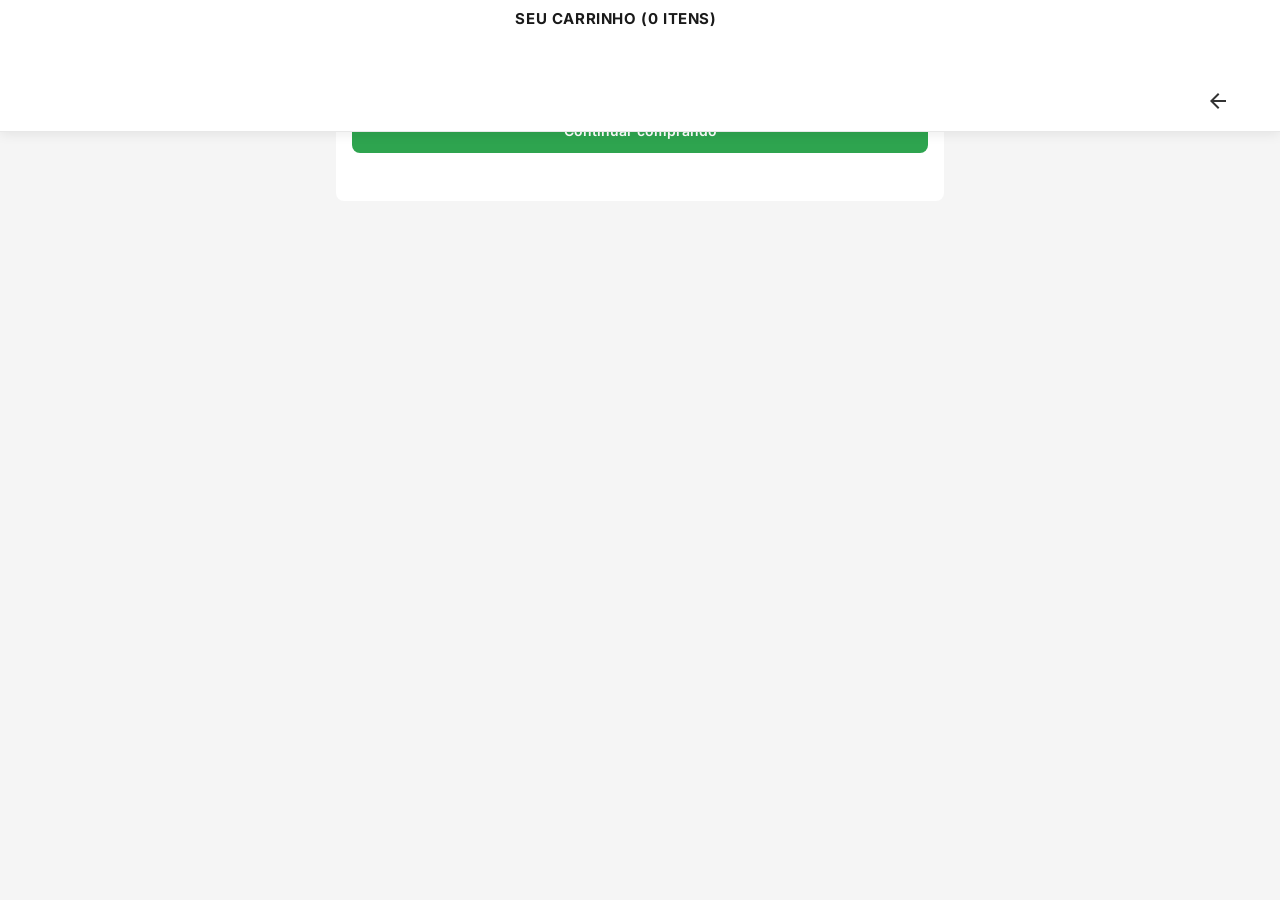
<file: carrinho.html>
<!DOCTYPE html>
<html lang="pt-BR">
<head>
  <meta charset="UTF-8">
  <meta name="viewport" content="width=device-width, initial-scale=1.0">
  <title>Seu carrinho | Rica Nata</title>
  <meta name="robots" content="noindex, nofollow">
  <link rel="stylesheet" href="styles.css?v=15">
  <link rel="preconnect" href="https://fonts.googleapis.com">
  <link rel="preconnect" href="https://fonts.gstatic.com" crossorigin>
  <link href="https://fonts.googleapis.com/css2?family=Inter:wght@400;500;600;700&display=swap" rel="stylesheet">
</head>
<body class="cart-page">

  <header class="site-header is-scrolled cart-page__header">
    <div class="main-header">
      <div class="container main-header__inner main-header__inner--cart">
        <a href="index.html" class="menu-toggle menu-toggle--back" aria-label="Continuar comprando">
          <svg viewBox="0 0 24 24" width="24" height="24"><path fill="currentColor" d="M20 11H7.83l5.59-5.59L12 4l-8 8 8 8 1.41-1.41L7.83 13H20v-2z"/></svg>
        </a>
        <h1 class="cart-page__title">Seu carrinho (<span id="cartItemCount">0</span> itens)</h1>
        <span class="cart-page__spacer" aria-hidden="true"></span>
      </div>
    </div>
  </header>

  <main class="cart-page__main">
    <div id="cartEmpty" class="cart-empty" hidden>
      <p>Seu carrinho está vazio.</p>
      <a href="index.html" class="btn btn--green">Continuar comprando</a>
    </div>

    <div id="cartContent" hidden>
      <div class="cart-items" id="cartItemsList" aria-label="Itens do carrinho"></div>

      <section class="cart-upsell" id="cartUpsell" aria-label="Complete sua produção">
        <h2 class="cart-upsell__heading">Complete sua produção</h2>
        <div class="cart-upsell__card">
          <button type="button" class="cart-upsell__nav cart-upsell__prev" aria-label="Sugestão anterior">‹</button>
          <div class="cart-upsell__body">
            <div class="cart-upsell__thumb product-card__image product-card__image--fermento"></div>
            <p class="cart-upsell__name">Coalho Líquido 500 ml</p>
            <p class="cart-upsell__price">+ R$ 42,90</p>
            <button type="button" class="btn btn--green cart-upsell__add">Adicionar</button>
          </div>
          <button type="button" class="cart-upsell__nav cart-upsell__next" aria-label="Próxima sugestão">›</button>
        </div>
      </section>
    </div>
  </main>

  <footer class="cart-page__footer" id="cartFooter" hidden>
    <div class="cart-page__total">
      <span>Total</span>
      <strong id="cartTotal">R$ 0,00</strong>
    </div>
    <button type="button" class="btn btn--green btn--checkout">Finalizar compra</button>
    <p class="cart-page__demo-note">Demonstração — checkout não processa pagamento real.</p>
  </footer>

  <div class="toast" id="cartToast" role="status" aria-live="polite" hidden></div>

  <script src="js/products.js"></script>
  <script src="js/cart.js"></script>
  <script>
    document.addEventListener('DOMContentLoaded', function () {
      var footer = document.getElementById('cartFooter');
      function syncFooter() {
        var hasItems = window.RN_CART.getCartCount() > 0;
        if (footer) footer.hidden = !hasItems;
      }
      syncFooter();
      document.addEventListener('cart:updated', syncFooter);
      document.querySelector('.btn--checkout').addEventListener('click', function () {
        window.RN_CART.showToast('Checkout demonstrativo — integração ISET no site real.');
      });
    });
  </script>
</body>
</html>
</file>
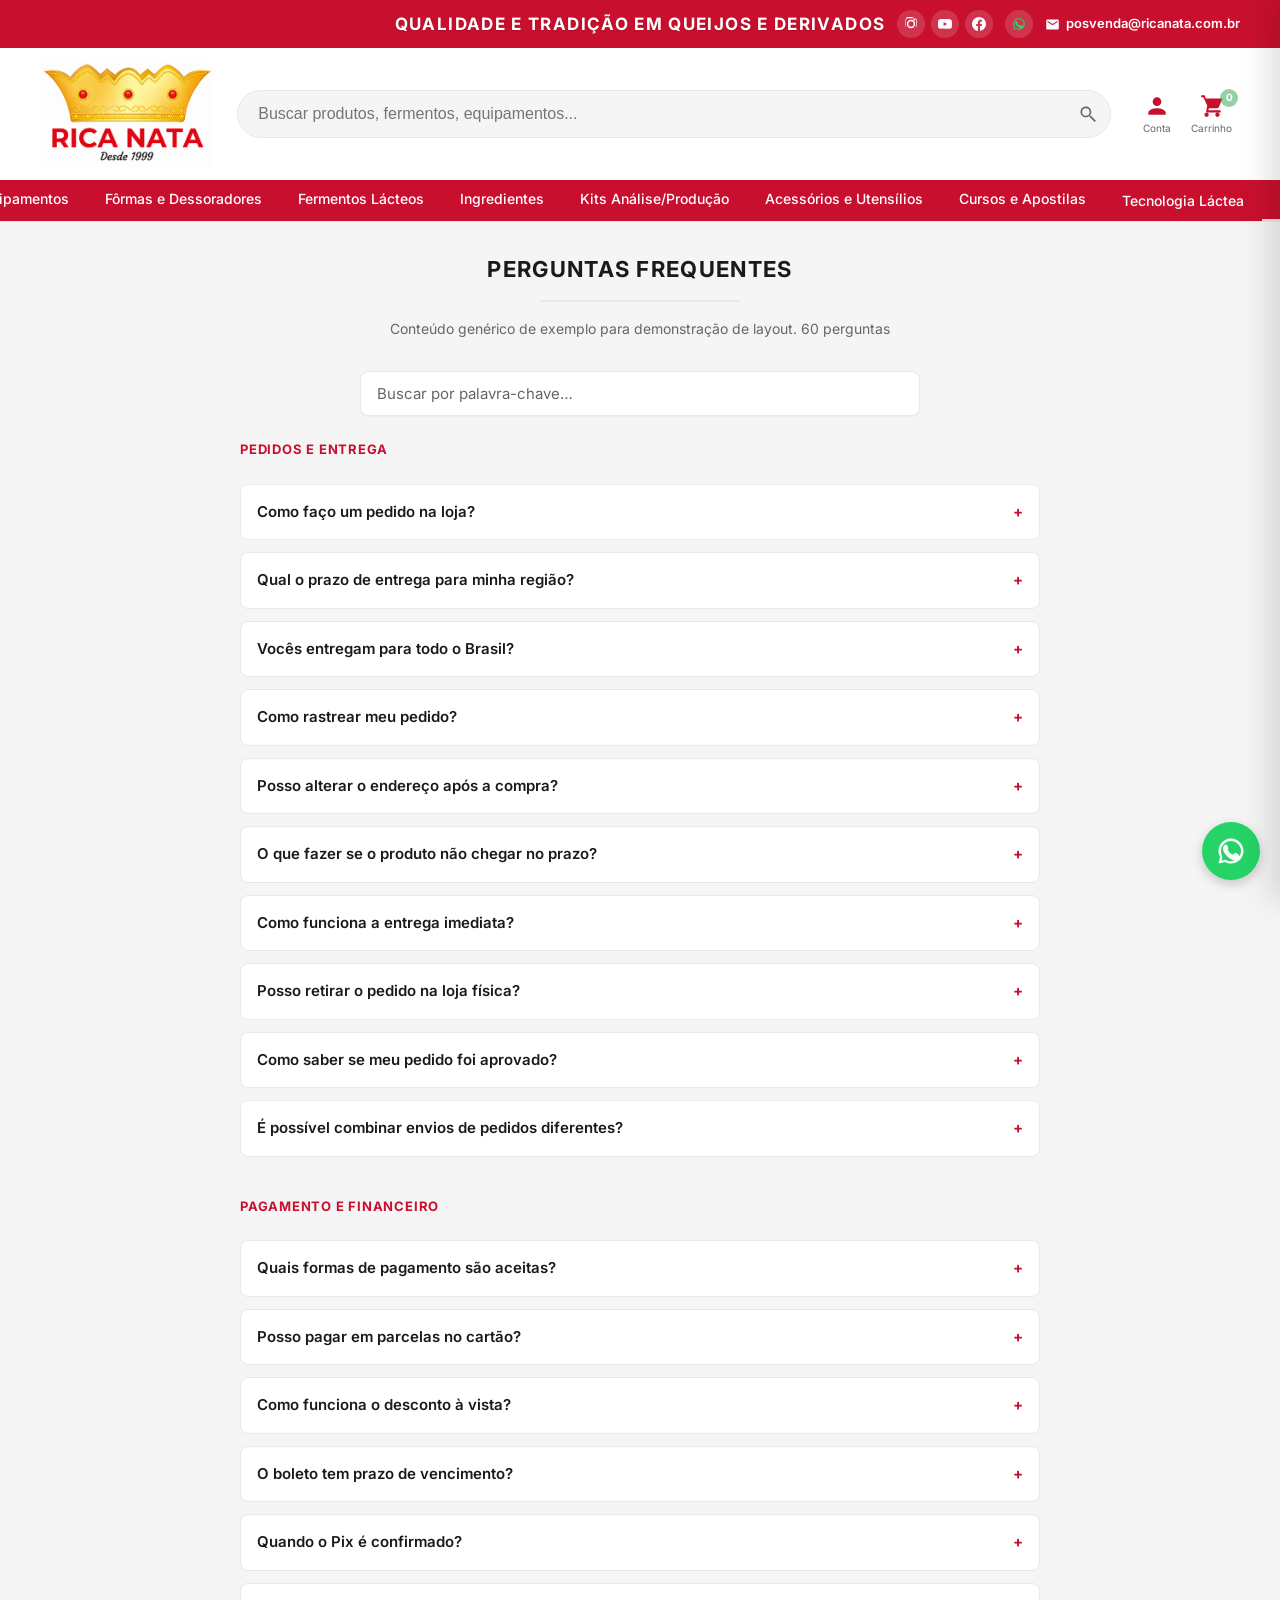
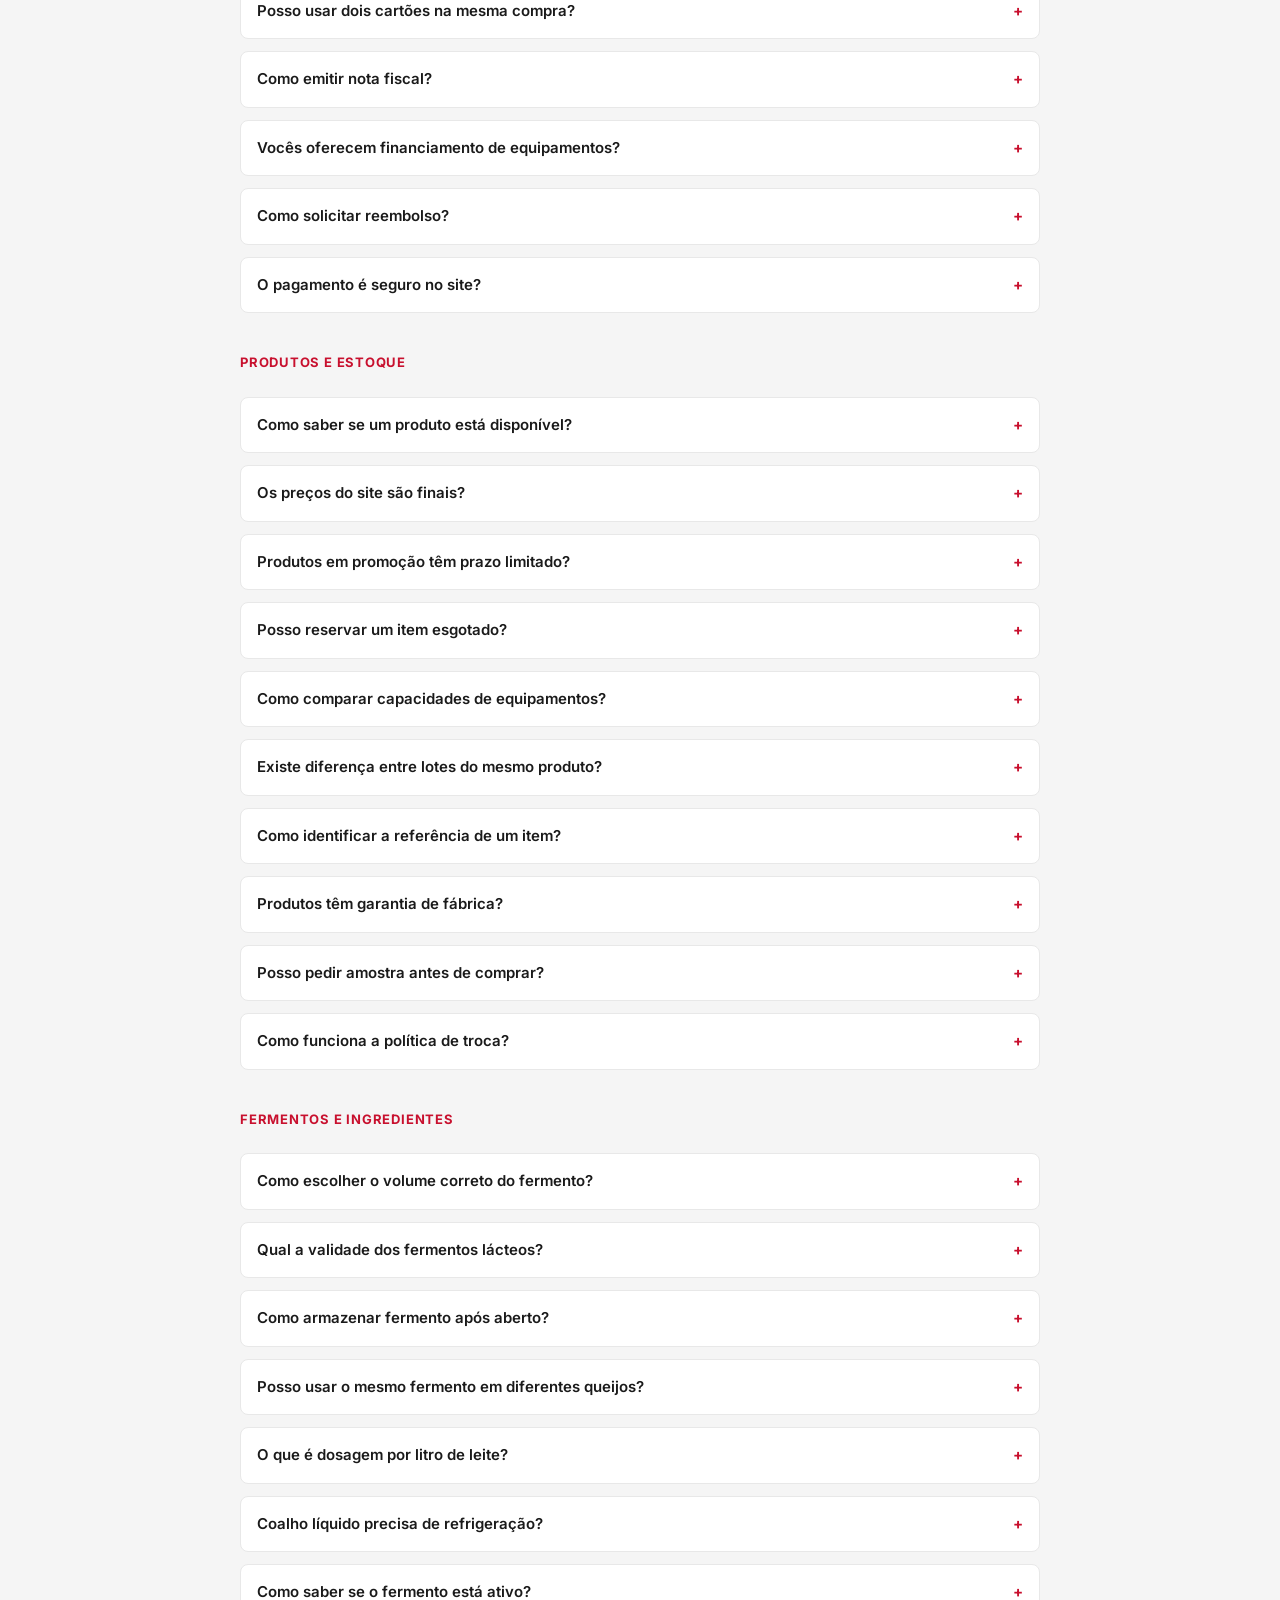
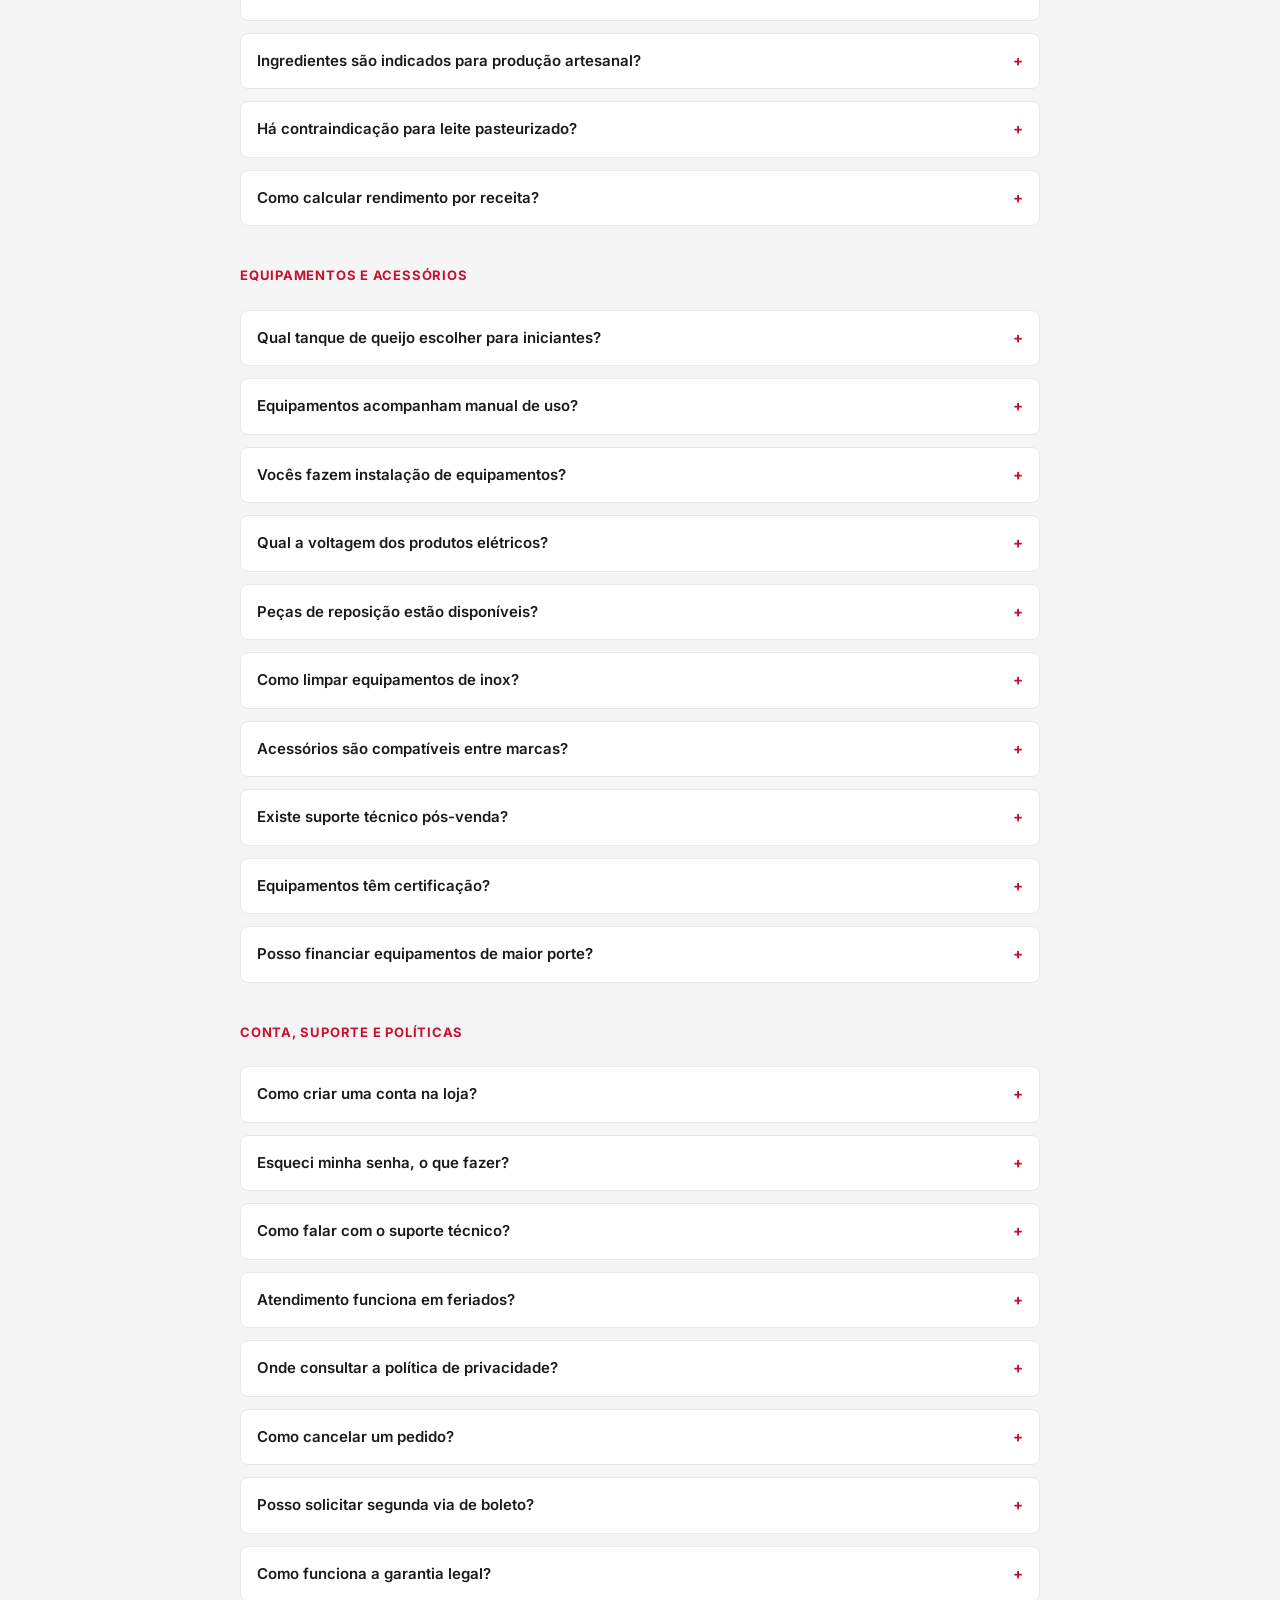
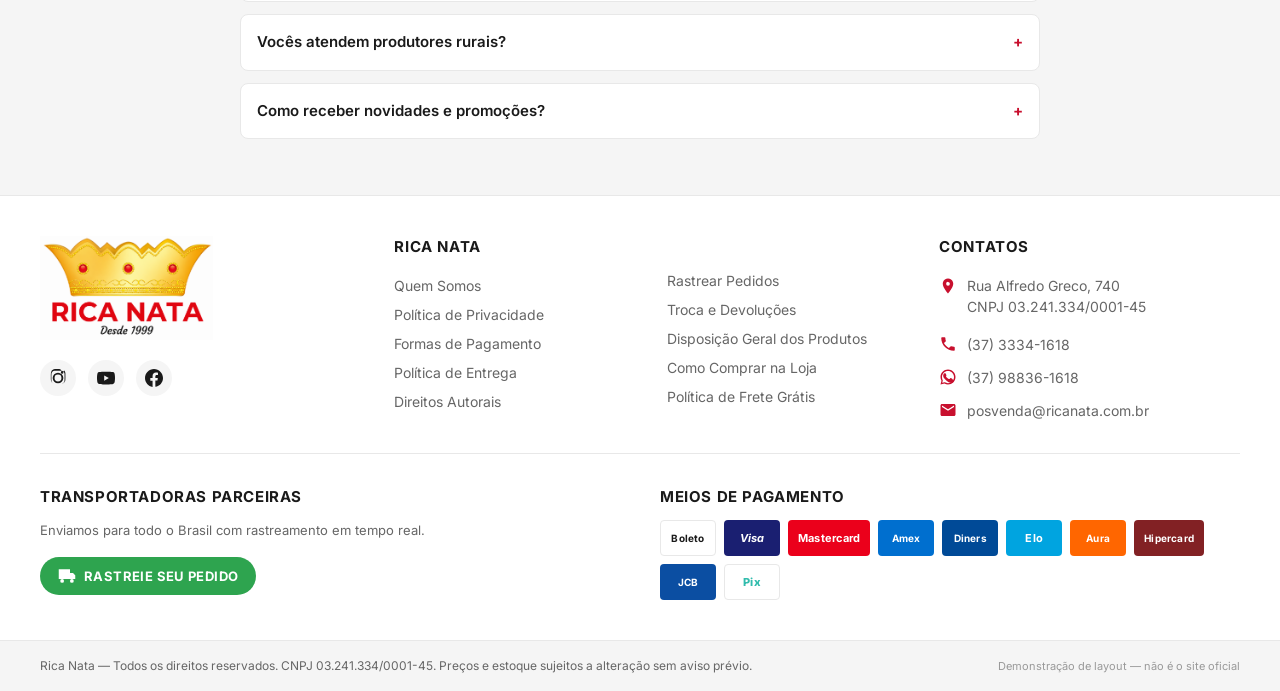
<file: faq.html>
<!DOCTYPE html>
<html lang="pt-BR">
<head>
  <meta charset="UTF-8">
  <meta name="viewport" content="width=device-width, initial-scale=1.0">
  <title>FAQ | Rica Nata</title>
  <meta name="robots" content="noindex, nofollow">
  <link rel="stylesheet" href="styles.css?v=29">
  <link rel="preconnect" href="https://fonts.googleapis.com">
  <link rel="preconnect" href="https://fonts.gstatic.com" crossorigin>
  <link href="https://fonts.googleapis.com/css2?family=Inter:wght@400;500;600;700&display=swap" rel="stylesheet">
</head>
<body>

  <!-- ========== HEADER FIXO ========== -->
  <header class="site-header" id="siteHeader">

    <!-- Top bar vermelha -->
    <div class="top-bar">
      <div class="container top-bar__inner">
        <div class="top-bar__taglines" id="topBarTaglines" aria-live="polite">
          <p class="top-bar__tagline top-bar__tagline--active">Qualidade e tradição em queijos e derivados</p>
          <p class="top-bar__tagline">A loja virtual mais completa para laticínios</p>
        </div>

        <div class="top-bar__right">
          <div class="top-bar__social" aria-label="Redes sociais">
            <a href="#" aria-label="Instagram"><svg viewBox="0 0 24 24"><path d="M12 2.2c2.7 0 3 .01 4 .06 1.1.05 1.7.2 2.1.4.5.2.9.5 1.3.9.4.4.7.8.9 1.3.2.4.4 1 .4 2.1.05 1 .06 1.3.06 4s-.01 3-.06 4c-.05 1.1-.2 1.7-.4 2.1-.2.5-.5.9-.9 1.3-.4.4-.8.7-1.3.9-.4.2-1 .4-2.1.4-1 .05-1.3.06-4 .06s-3-.01-4-.06c-1.1-.05-1.7-.2-2.1-.4-.5-.2-.9-.5-1.3-.9-.4-.4-.7-.8-.9-1.3-.2-.4-.4-1-.4-2.1-.05-1-.06-1.3-.06-4s.01-3 .06-4c.05-1.1.2-1.7.4-2.1.2-.5.5-.9.9-1.3.4-.4.8-.7 1.3-.9.4-.2 1-.4 2.1-.4 1-.05 1.3-.06 4-.06zM12 0C9.3 0 8.9.01 7.9.06 6.9.11 6.2.3 5.6.6c-.6.3-1.1.7-1.6 1.2S3.3 3 3 3.6C2.7 4.2 2.5 4.9 2.5 5.9 2.4 6.9 2.4 7.3 2.4 10s.01 3.1.06 4.1c.05 1 .2 1.7.5 2.3.3.6.7 1.1 1.2 1.6s1 .9 1.6 1.2c.6.3 1.3.5 2.3.5 1 .05 1.4.06 4.1.06s3.1-.01 4.1-.06c1-.05 1.7-.2 2.3-.5.6-.3 1.1-.7 1.6-1.2s.9-1 1.2-1.6c.3-.6.5-1.3.5-2.3.05-1 .06-1.4.06-4.1s-.01-3.1-.06-4.1c-.05-1-.2-1.7-.5-2.3-.3-.6-.7-1.1-1.2-1.6S20 3.3 19.4 3c-.6-.3-1.3-.5-2.3-.5C15.1.01 14.7 0 12 0zm0 4.9a7.1 7.1 0 100 14.2 7.1 7.1 0 000-14.2zm0 11.7a4.6 4.6 0 110-9.2 4.6 4.6 0 010 9.2zm7.2-12.1a1.7 1.7 0 11-3.4 0 1.7 1.7 0 013.4 0z"/></svg></a>
            <a href="#" aria-label="YouTube"><svg viewBox="0 0 24 24"><path d="M23.5 6.2a3 3 0 00-2.1-2.1C19.5 3.5 12 3.5 12 3.5s-7.5 0-9.4.6A3 3 0 00.5 6.2 31.4 31.4 0 000 12a31.4 31.4 0 00.5 5.8 3 3 0 002.1 2.1c1.9.6 9.4.6 9.4.6s7.5 0 9.4-.6a3 3 0 002.1-2.1A31.4 31.4 0 0024 12a31.4 31.4 0 00-.5-5.8zM9.6 15.5V8.5L15.8 12l-6.2 3.5z"/></svg></a>
            <a href="#" aria-label="Facebook"><svg viewBox="0 0 24 24"><path d="M24 12.1c0-6.6-5.4-12-12-12S0 5.5 0 12.1c0 6 4.4 11 10.1 11.9v-8.4H7.1v-3.5h3V9.4c0-3 1.8-4.7 4.5-4.7 1.3 0 2.7.2 2.7.2v3h-1.5c-1.5 0-2 .9-2 1.8v2.2h3.3l-.5 3.5h-2.8v8.4C19.6 23.1 24 18.1 24 12.1z"/></svg></a>
          </div>
          <a href="https://wa.me/5537988361618" class="top-bar__icon top-bar__icon--whatsapp" aria-label="WhatsApp (37) 98836-1618">
            <svg viewBox="0 0 24 24" aria-hidden="true"><path d="M17.5 14.3c-.3-.1-1.6-.8-1.9-.9-.3-.1-.5-.1-.7.1-.2.2-.8 1-.9 1.1-.2.2-.3.2-.6.1-.3-.1-1.2-.4-2.3-1.4-.9-.8-1.5-1.8-1.7-2.1-.2-.3 0-.5.1-.6.1-.1.3-.3.4-.5.1-.1.1-.3 0-.4 0-.1-.7-1.7-1-2.3-.3-.6-.6-.5-.7-.5h-.6c-.2 0-.5.1-.8.4-.3.3-1.2 1.2-1.2 2.9s1.2 3.4 1.4 3.6c.2.2 2.4 3.7 5.9 5.2.8.4 1.5.6 2 .8.8.3 1.6.2 2.2.1.7-.1 2.1-.9 2.4-1.7.3-.8.3-1.5.2-1.7-.1-.1-.3-.2-.6-.3z"/><path d="M12 2C6.5 2 2 6.5 2 12c0 1.8.5 3.5 1.3 5L2 22l5.2-1.3C8.9 21.5 10.4 22 12 22c5.5 0 10-4.5 10-10S17.5 2 12 2zm0 18.2c-1.5 0-3-.4-4.3-1.1l-.3-.2-3.1.8.8-3-.2-.3C4.4 15 4 13.5 4 12 4 7.6 7.6 4 12 4s8 3.6 8 8-3.6 8.2-8 8.2z"/></svg>
          </a>
          <a href="mailto:posvenda@ricanata.com.br" class="top-bar__email" aria-label="E-mail posvenda@ricanata.com.br">
            <svg viewBox="0 0 24 24" aria-hidden="true"><path d="M20 4H4c-1.1 0-2 .9-2 2v12c0 1.1.9 2 2 2h16c1.1 0 2-.9 2-2V6c0-1.1-.9-2-2-2zm0 4l-8 5-8-5V6l8 5 8-5v2z"/></svg>
            <span>posvenda@ricanata.com.br</span>
          </a>
        </div>
      </div>
    </div>

    <!-- Header principal -->
    <div class="main-header">
      <div class="container main-header__inner">
        <button class="menu-toggle" id="menuToggle" aria-label="Abrir menu" aria-expanded="false">
          <span></span><span></span><span></span>
        </button>

        <a href="index.html" class="logo" aria-label="Rica Nata — Página inicial">
          <img src="imagens/IMG_2681.PNG" alt="Rica Nata — Desde 1999" class="logo__img" width="240" height="240">
        </a>

        <form class="search" role="search" aria-label="Buscar produtos">
          <input type="search" placeholder="Buscar produtos, fermentos, equipamentos..." aria-label="Buscar">
          <button type="submit" aria-label="Buscar">
            <svg viewBox="0 0 24 24"><path d="M15.5 14h-.8l-.3-.3a6.5 6.5 0 10-.7.7l.3.3v.8L20 21.5 21.5 20 15.5 14zm-6 0A4.5 4.5 0 1114 9.5 4.5 4.5 0 019.5 14z"/></svg>
          </button>
        </form>

        <div class="header-actions">
          <a href="#" class="header-action" aria-label="Minha conta">
            <svg viewBox="0 0 24 24"><path d="M12 12c2.2 0 4-1.8 4-4s-1.8-4-4-4-4 1.8-4 4 1.8 4 4 4zm0 2c-2.7 0-8 1.3-8 4v2h16v-2c0-2.7-5.3-4-8-4z"/></svg>
            <span class="header-action__label">Conta</span>
          </a>
          <a href="carrinho.html" class="header-action header-action--cart" id="cartLink" aria-label="Carrinho com 0 itens">
            <svg viewBox="0 0 24 24"><path d="M7 18c-1.1 0-1.99.9-1.99 2S5.9 22 7 22s2-.9 2-2-.9-2-2-2zm10 0c-1.1 0-1.99.9-1.99 2S15.9 22 17 22s2-.9 2-2-.9-2-2-2zM7.2 14h9.5c.8 0 1.5-.5 1.8-1.2l3.2-7.7H6.2L5.3 2H2v2h2l3.6 7.6-1 5.4C6.4 17.4 7.4 18 8.4 18H20v-2H8.6l.6-2z"/></svg>
            <span class="cart-badge cart-badge--empty">0</span>
            <span class="header-action__label">Carrinho</span>
          </a>
        </div>
      </div>
    </div>

    <div class="mobile-menu-overlay" id="mobileMenuOverlay" aria-hidden="true"></div>

    <!-- Navbar -->
    <nav class="navbar" id="navbar" aria-label="Categorias">
      <div class="mobile-menu-login">
        <p>Olá, <a href="#">faça seu login</a> ou <a href="#">cadastre-se</a></p>
        <button type="button" class="mobile-menu__close" id="mobileMenuClose" aria-label="Fechar menu">
          <svg viewBox="0 0 24 24" aria-hidden="true"><path d="M18.3 5.7a1 1 0 00-1.4-1.4L12 9.17 7.1 4.3a1 1 0 10-1.4 1.42L10.6 10.6 5.7 15.5a1 1 0 101.42 1.4L12 12.01l4.88 4.89a1 1 0 001.42-1.42l-4.9-4.9 4.9-4.88z"/></svg>
        </button>
      </div>
      <div class="container navbar__container">
        <ul class="navbar__list" id="navbarList">

          <li class="navbar__item navbar__item--dropdown">
            <button type="button" class="navbar__link navbar__trigger" aria-expanded="false" aria-haspopup="true">
              Equipamentos
              <svg class="navbar__chevron" viewBox="0 0 24 24" aria-hidden="true"><path d="M7 10l5 5 5-5z"/></svg>
            </button>
            <div class="navbar__dropdown">
              <ul class="navbar__submenu">
                <li><a href="#">Iogurteira</a></li>
                <li><a href="#">Lava botas</a></li>
                <li><a href="#">Pia e Lavatório inox</a></li>
                <li><a href="#">Tachos</a></li>
                <li><a href="#">Tanque de Queijo</a></li>
                <li class="navbar__subgroup navbar__subgroup--dropdown">
                  <button type="button" class="navbar__subtrigger" aria-expanded="false" aria-haspopup="true">
                    Prensas
                    <svg class="navbar__subchevron" viewBox="0 0 24 24" aria-hidden="true"><path d="M8.59 16.59L13.17 12 8.59 7.41 10 6l6 6-6 6-1.41-1.41z"/></svg>
                  </button>
                  <ul class="navbar__submenu navbar__submenu--nested">
                    <li><a href="#">Queijo Minas Padrão, Meia cura e Cobocó</a></li>
                    <li><a href="#">Queijo Coalho e Prato</a></li>
                    <li><a href="#">Queijo Parmesão</a></li>
                    <li><a href="#">Queijo Reino Bola</a></li>
                  </ul>
                </li>
              </ul>
              <a href="#" class="navbar__view-all">Ver tudo de Equipamentos (9) →</a>
            </div>
          </li>

          <li class="navbar__item navbar__item--dropdown">
            <button type="button" class="navbar__link navbar__trigger" aria-expanded="false" aria-haspopup="true">
              Fôrmas e Dessoradores
              <svg class="navbar__chevron" viewBox="0 0 24 24" aria-hidden="true"><path d="M7 10l5 5 5-5z"/></svg>
            </button>
            <div class="navbar__dropdown">
              <ul class="navbar__submenu">
                <li><a href="#">Minas Padrão/Canastra</a></li>
                <li><a href="#">Coalho e Prato</a></li>
                <li><a href="#">Parmesão</a></li>
                <li><a href="#">Mussarela/Requeijão</a></li>
                <li><a href="#">Queijo Frescal</a></li>
                <li><a href="#">Queijo Reino</a></li>
              </ul>
              <a href="#" class="navbar__view-all">Ver tudo de Fôrmas e Dessoradores (6) →</a>
            </div>
          </li>

          <li class="navbar__item navbar__item--dropdown">
            <button type="button" class="navbar__link navbar__trigger" aria-expanded="false" aria-haspopup="true">
              Fermentos Lácteos
              <svg class="navbar__chevron" viewBox="0 0 24 24" aria-hidden="true"><path d="M7 10l5 5 5-5z"/></svg>
            </button>
            <div class="navbar__dropdown">
              <ul class="navbar__submenu">
                <li><a href="#">Iogurte e Bebida láctea</a></li>
                <li><a href="#">Queijo Minas Padrão, Meia Cura e Coalhada</a></li>
                <li><a href="#">Mussarela e Parmesão</a></li>
                <li><a href="#">Queijo Minas Frescal e Queijo Coalho</a></li>
                <li><a href="#">Queijo Reino e Queijo com Olhadura</a></li>
                <li><a href="#">Queijo de Búfala</a></li>
              </ul>
              <a href="#" class="navbar__view-all">Ver tudo de Fermentos Lácteos (6) →</a>
            </div>
          </li>

          <li class="navbar__item navbar__item--dropdown navbar__item--wide">
            <button type="button" class="navbar__link navbar__trigger" aria-expanded="false" aria-haspopup="true">
              Ingredientes
              <svg class="navbar__chevron" viewBox="0 0 24 24" aria-hidden="true"><path d="M7 10l5 5 5-5z"/></svg>
            </button>
            <div class="navbar__dropdown navbar__dropdown--cols">
              <ul class="navbar__submenu">
                <li><a href="#">Adoçantes</a></li>
                <li><a href="#">Cloreto de Cálcio</a></li>
                <li><a href="#">Conservantes</a></li>
                <li><a href="#">Amidos</a></li>
                <li><a href="#">Gomas</a></li>
                <li><a href="#">Polpa de frutas</a></li>
              </ul>
              <ul class="navbar__submenu">
                <li><a href="#">Saborizantes</a></li>
                <li><a href="#">Coagulantes</a></li>
                <li><a href="#">Corantes</a></li>
                <li><a href="#">Estabilizantes</a></li>
                <li><a href="#">Lactase</a></li>
                <li><a href="#">Sal fundente</a></li>
              </ul>
              <a href="#" class="navbar__view-all">Ver tudo de Ingredientes (12) →</a>
            </div>
          </li>

          <li class="navbar__item navbar__item--dropdown">
            <button type="button" class="navbar__link navbar__trigger" aria-expanded="false" aria-haspopup="true">
              Kits Análise/Produção
              <svg class="navbar__chevron" viewBox="0 0 24 24" aria-hidden="true"><path d="M7 10l5 5 5-5z"/></svg>
            </button>
            <div class="navbar__dropdown">
              <ul class="navbar__submenu">
                <li><a href="#">Kit Análise</a></li>
                <li><a href="#">Kit Prensa</a></li>
                <li><a href="#">Kit Liras</a></li>
                <li><a href="#">Kit Formas</a></li>
                <li><a href="#">Kit Artesanal</a></li>
              </ul>
              <a href="#" class="navbar__view-all">Ver tudo de Kits (5) →</a>
            </div>
          </li>

          <li class="navbar__item navbar__item--dropdown navbar__item--wide">
            <button type="button" class="navbar__link navbar__trigger" aria-expanded="false" aria-haspopup="true">
              Acessórios e Utensílios
              <svg class="navbar__chevron" viewBox="0 0 24 24" aria-hidden="true"><path d="M7 10l5 5 5-5z"/></svg>
            </button>
            <div class="navbar__dropdown">
              <ul class="navbar__submenu">
                <li><a href="#">Em Inox</a></li>
                <li><a href="#">Em Plástico</a></li>
                <li><a href="#">Latões</a></li>
                <li><a href="#">Pá Mexedora</a></li>
                <li><a href="#">Caixas</a></li>
                <li><a href="#">Liras Para Corte de Massa</a></li>
                <li><a href="#">Caldeirão de Alumínio</a></li>
                <li><a href="#">Baldes e Coadores</a></li>
                <li><a href="#">EPI</a></li>
                <li class="navbar__subgroup navbar__subgroup--dropdown">
                  <button type="button" class="navbar__subtrigger" aria-expanded="false" aria-haspopup="true">
                    Laboratório
                    <svg class="navbar__subchevron" viewBox="0 0 24 24" aria-hidden="true"><path d="M8.59 16.59L13.17 12 8.59 7.41 10 6l6 6-6 6-1.41-1.41z"/></svg>
                  </button>
                  <ul class="navbar__submenu navbar__submenu--nested">
                    <li><a href="#">Análise e Medição</a></li>
                    <li><a href="#">Soluções e Reagentes</a></li>
                    <li><a href="#">Vidraria</a></li>
                  </ul>
                </li>
              </ul>
              <a href="#" class="navbar__view-all">Ver tudo de Acessórios (12) →</a>
            </div>
          </li>

          <li class="navbar__item navbar__item--dropdown">
            <button type="button" class="navbar__link navbar__trigger" aria-expanded="false" aria-haspopup="true">
              Cursos e Apostilas
              <svg class="navbar__chevron" viewBox="0 0 24 24" aria-hidden="true"><path d="M7 10l5 5 5-5z"/></svg>
            </button>
            <div class="navbar__dropdown">
              <ul class="navbar__submenu">
                <li><a href="#">Cursos de Queijo</a></li>
                <li><a href="#">Apostilas de queijo</a></li>
              </ul>
              <a href="#" class="navbar__view-all">Ver tudo de Cursos e Apostilas (2) →</a>
            </div>
          </li>

          <li class="navbar__item">
            <a href="#" class="navbar__link">Tecnologia Láctea</a>
          </li>

          <li class="navbar__item">
            <a href="faq.html" class="navbar__link navbar__link--active" aria-current="page">FAQ</a>
          </li>

        </ul>
      </div>
    </nav>
  </header>

  <!-- Espaçador para compensar header fixo -->
  <div class="header-spacer" id="headerSpacer"></div>

  <main>
    <section class="faq-page" aria-label="Perguntas frequentes">
      <div class="container">
        <header class="faq-page__header">
          <h1 class="section-title">Perguntas frequentes</h1>
          <p class="faq-page__intro">Conteúdo genérico de exemplo para demonstração de layout. <span id="faqCount"></span></p>
        </header>

        <form class="faq-search" role="search" aria-label="Buscar no FAQ">
          <label class="visually-hidden" for="faqSearch">Buscar perguntas</label>
          <input type="search" id="faqSearch" class="faq-search__input" placeholder="Buscar por palavra-chave…" autocomplete="off">
          <button type="button" class="faq-search__clear" id="faqSearchClear" aria-label="Limpar busca" hidden>×</button>
        </form>

        <p class="faq-page__results" id="faqResults" hidden></p>
        <div class="faq-list faq-list--page" id="faqList"></div>
      </div>
    </section>
  </main>

  <!-- Rodapé -->
  <footer class="site-footer">
    <div class="container">
      <div class="footer-grid">

        <div class="footer-col footer-col--brand">
          <a href="index.html" class="footer-logo" aria-label="Rica Nata">
            <img src="imagens/IMG_2681.PNG" alt="Rica Nata — Desde 1999" class="logo__img logo__img--footer" width="300" height="300">
          </a>
          <div class="footer-social">
            <a href="#" aria-label="Instagram"><svg viewBox="0 0 24 24"><path d="M12 2.2c2.7 0 3 .01 4 .06 1.1.05 1.7.2 2.1.4.5.2.9.5 1.3.9.4.4.7.8.9 1.3.2.4.4 1 .4 2.1.05 1 .06 1.3.06 4s-.01 3-.06 4c-.05 1.1-.2 1.7-.4 2.1-.2.5-.5.9-.9 1.3-.4.4-.8.7-1.3.9-.4.2-1 .4-2.1.4-1 .05-1.3.06-4 .06s-3-.01-4-.06c-1.1-.05-1.7-.2-2.1-.4-.5-.2-.9-.5-1.3-.9-.4-.4-.7-.8-.9-1.3-.2-.4-.4-1-.4-2.1-.05-1-.06-1.3-.06-4s.01-3 .06-4c.05-1.1.2-1.7.4-2.1.2-.5.5-.9.9-1.3.4-.4.8-.7 1.3-.9.4-.2 1-.4 2.1-.4 1-.05 1.3-.06 4-.06zM12 0C9.3 0 8.9.01 7.9.06 6.9.11 6.2.3 5.6.6c-.6.3-1.1.7-1.6 1.2S3.3 3 3 3.6C2.7 4.2 2.5 4.9 2.5 5.9 2.4 6.9 2.4 7.3 2.4 10s.01 3.1.06 4.1c.05 1 .2 1.7.5 2.3.3.6.7 1.1 1.2 1.6s1 .9 1.6 1.2c.6.3 1.3.5 2.3.5 1 .05 1.4.06 4.1.06s3.1-.01 4.1-.06c1-.05 1.7-.2 2.3-.5.6-.3 1.1-.7 1.6-1.2s.9-1 1.2-1.6c.3-.6.5-1.3.5-2.3.05-1 .06-1.4.06-4.1s-.01-3.1-.06-4.1c-.05-1-.2-1.7-.5-2.3-.3-.6-.7-1.1-1.2-1.6S20 3.3 19.4 3c-.6-.3-1.3-.5-2.3-.5C15.1.01 14.7 0 12 0zm0 4.9a7.1 7.1 0 100 14.2 7.1 7.1 0 000-14.2zm0 11.7a4.6 4.6 0 110-9.2 4.6 4.6 0 010 9.2zm7.2-12.1a1.7 1.7 0 11-3.4 0 1.7 1.7 0 013.4 0z"/></svg></a>
            <a href="#" aria-label="YouTube"><svg viewBox="0 0 24 24"><path d="M23.5 6.2a3 3 0 00-2.1-2.1C19.5 3.5 12 3.5 12 3.5s-7.5 0-9.4.6A3 3 0 00.5 6.2 31.4 31.4 0 000 12a31.4 31.4 0 00.5 5.8 3 3 0 002.1 2.1c1.9.6 9.4.6 9.4.6s7.5 0 9.4-.6a3 3 0 002.1-2.1A31.4 31.4 0 0024 12a31.4 31.4 0 00-.5-5.8zM9.6 15.5V8.5L15.8 12l-6.2 3.5z"/></svg></a>
            <a href="#" aria-label="Facebook"><svg viewBox="0 0 24 24"><path d="M24 12.1c0-6.6-5.4-12-12-12S0 5.5 0 12.1c0 6 4.4 11 10.1 11.9v-8.4H7.1v-3.5h3V9.4c0-3 1.8-4.7 4.5-4.7 1.3 0 2.7.2 2.7.2v3h-1.5c-1.5 0-2 .9-2 1.8v2.2h3.3l-.5 3.5h-2.8v8.4C19.6 23.1 24 18.1 24 12.1z"/></svg></a>
          </div>
        </div>

        <div class="footer-col footer-col--links">
          <h3>Rica Nata</h3>
          <nav class="footer-links-col" aria-label="Links institucionais">
            <a href="#">Quem Somos</a>
            <a href="#">Política de Privacidade</a>
            <a href="#">Formas de Pagamento</a>
            <a href="#">Política de Entrega</a>
            <a href="#">Direitos Autorais</a>
          </nav>
        </div>

        <div class="footer-col footer-col--links footer-col--links-secondary">
          <nav class="footer-links-col" aria-label="Links de atendimento">
            <a href="#">Rastrear Pedidos</a>
            <a href="#">Troca e Devoluções</a>
            <a href="#">Disposição Geral dos Produtos</a>
            <a href="#">Como Comprar na Loja</a>
            <a href="#">Política de Frete Grátis</a>
          </nav>
        </div>

        <div class="footer-col footer-col--contact">
          <h3>Contatos</h3>
          <address class="footer-address">
            <svg viewBox="0 0 24 24" aria-hidden="true"><path d="M12 2C8.13 2 5 5.13 5 9c0 5.25 7 13 7 13s7-7.75 7-13c0-3.87-3.13-7-7-7zm0 9.5a2.5 2.5 0 110-5 2.5 2.5 0 010 5z"/></svg>
            <span>
              Rua Alfredo Greco, 740<br>
              CNPJ 03.241.334/0001-45
            </span>
          </address>
          <div class="footer-contact-list">
            <a href="tel:+553733341618">
              <svg viewBox="0 0 24 24"><path d="M6.6 10.8c1.4 2.8 3.8 5.1 6.6 6.6l2.2-2.2c.3-.3.7-.4 1-.2 1.1.4 2.3.6 3.6.6.6 0 1 .4 1 1V20c0 .6-.4 1-1 1-9.4 0-17-7.6-17-17 0-.6.4-1 1-1h3.5c.6 0 1 .4 1 1 0 1.3.2 2.5.6 3.6.1.3 0 .7-.2 1L6.6 10.8z"/></svg>
              (37) 3334-1618
            </a>
            <a href="https://wa.me/5537988361618">
              <svg viewBox="0 0 24 24"><path d="M17.5 14.3c-.3-.1-1.6-.8-1.9-.9-.3-.1-.5-.1-.7.1-.2.2-.8 1-.9 1.1-.2.2-.3.2-.6.1-.3-.1-1.2-.4-2.3-1.4-.9-.8-1.5-1.8-1.7-2.1-.2-.3 0-.5.1-.6.1-.1.3-.3.4-.5.1-.1.1-.3 0-.4 0-.1-.7-1.7-1-2.3-.3-.6-.6-.5-.7-.5h-.6c-.2 0-.5.1-.8.4-.3.3-1.2 1.2-1.2 2.9s1.2 3.4 1.4 3.6c.2.2 2.4 3.7 5.9 5.2.8.4 1.5.6 2 .8.8.3 1.6.2 2.2.1.7-.1 2.1-.9 2.4-1.7.3-.8.3-1.5.2-1.7-.1-.1-.3-.2-.6-.3z"/><path d="M12 2C6.5 2 2 6.5 2 12c0 1.8.5 3.5 1.3 5L2 22l5.2-1.3C8.9 21.5 10.4 22 12 22c5.5 0 10-4.5 10-10S17.5 2 12 2zm0 18.2c-1.5 0-3-.4-4.3-1.1l-.3-.2-3.1.8.8-3-.2-.3C4.4 15 4 13.5 4 12 4 7.6 7.6 4 12 4s8 3.6 8 8-3.6 8.2-8 8.2z"/></svg>
              (37) 98836-1618
            </a>
            <a href="mailto:posvenda@ricanata.com.br">
              <svg viewBox="0 0 24 24"><path d="M20 4H4c-1.1 0-2 .9-2 2v12c0 1.1.9 2 2 2h16c1.1 0 2-.9 2-2V6c0-1.1-.9-2-2-2zm0 4l-8 5-8-5V6l8 5 8-5v2z"/></svg>
              posvenda@ricanata.com.br
            </a>
          </div>
        </div>

      </div>

      <div class="footer-extras">
        <div class="footer-extra-block footer-extra-block--shipping">
          <h3>Transportadoras parceiras</h3>
          <p class="footer-extra-block__hint">Enviamos para todo o Brasil com rastreamento em tempo real.</p>
          <div class="track-order track-order--footer" id="trackOrder">
            <button type="button" class="track-order__trigger track-order__trigger--footer" id="trackOrderTrigger" aria-expanded="false" aria-haspopup="true" aria-controls="trackOrderPopover">
              <svg viewBox="0 0 24 24" aria-hidden="true"><path d="M1 3h15v13H1zM16 8h4l3 3v5h-7V8z"/><circle cx="5.5" cy="18.5" r="2.5"/><circle cx="18.5" cy="18.5" r="2.5"/></svg>
              Rastreie seu pedido
            </button>
            <div class="track-order__popover track-order__popover--footer" id="trackOrderPopover" role="dialog" aria-label="Selecione a transportadora" hidden>
              <p class="track-order__popover-title">
                <svg viewBox="0 0 24 24" aria-hidden="true"><path d="M1 3h15v13H1zM16 8h4l3 3v5h-7V8z"/><circle cx="5.5" cy="18.5" r="2.5"/><circle cx="18.5" cy="18.5" r="2.5"/></svg>
                Selecione a transportadora
              </p>
              <div class="track-order__carriers">
                <a href="https://rastreamento.correios.com.br/" class="carrier-card carrier-card--correios" target="_blank" rel="noopener noreferrer">
                  <span class="carrier-card__name">Correios</span>
                  <span class="carrier-card__sub">PAC e SEDEX</span>
                </a>
                <a href="https://alfatransportes.com.br/" class="carrier-card carrier-card--alfa" target="_blank" rel="noopener noreferrer">Alfa Transportes</a>
                <a href="https://cliente.atualcargas.com.br/rastreamento" class="carrier-card carrier-card--atual" target="_blank" rel="noopener noreferrer">Atual Cargas</a>
                <a href="https://www.braspress.com/site/rastreamento/" class="carrier-card carrier-card--braspress" target="_blank" rel="noopener noreferrer">Braspress</a>
                <a href="https://www.jadlog.com.br/portal/rastreamento" class="carrier-card carrier-card--jadlog" target="_blank" rel="noopener noreferrer">Jadlog</a>
                <a href="https://mandae.com.br/rastreamento/" class="carrier-card carrier-card--mandae" target="_blank" rel="noopener noreferrer">
                  <span class="carrier-card__name">Mandaê</span>
                  <span class="carrier-card__sub">Econômico e Rápido</span>
                </a>
                <a href="https://www.translovato.com.br/minha-carga/" class="carrier-card carrier-card--translovato carrier-card--full" target="_blank" rel="noopener noreferrer">Translovato</a>
              </div>
            </div>
          </div>
        </div>

        <div class="footer-extra-block footer-extra-block--payments">
          <h3>Meios de pagamento</h3>
          <ul class="footer-payments" aria-label="Formas de pagamento aceitas">
            <li class="pay-badge pay-badge--boleto">Boleto</li>
            <li class="pay-badge pay-badge--visa">Visa</li>
            <li class="pay-badge pay-badge--master">Mastercard</li>
            <li class="pay-badge pay-badge--amex">Amex</li>
            <li class="pay-badge pay-badge--diners">Diners</li>
            <li class="pay-badge pay-badge--elo">Elo</li>
            <li class="pay-badge pay-badge--aura">Aura</li>
            <li class="pay-badge pay-badge--hiper">Hipercard</li>
            <li class="pay-badge pay-badge--jcb">JCB</li>
            <li class="pay-badge pay-badge--pix">Pix</li>
          </ul>
        </div>
      </div>
    </div>

    <div class="footer-bottom">
      <div class="container footer-bottom__inner">
        <p>Rica Nata — Todos os direitos reservados. CNPJ 03.241.334/0001-45. Preços e estoque sujeitos a alteração sem aviso prévio.</p>
        <span class="footer-bottom__platform">Demonstração de layout — não é o site oficial</span>
      </div>
    </div>
  </footer>

  <!-- WhatsApp flutuante (demonstração) -->
  <a href="https://wa.me/5537988361618" class="whatsapp-float" aria-label="Fale conosco pelo WhatsApp (37) 98836-1618" target="_blank" rel="noopener noreferrer">
    <svg viewBox="0 0 24 24" width="30" height="30" aria-hidden="true"><path d="M17.5 14.3c-.3-.1-1.6-.8-1.9-.9-.3-.1-.5-.1-.7.1-.2.2-.8 1-.9 1.1-.2.2-.3.2-.6.1-.3-.1-1.2-.4-2.3-1.4-.9-.8-1.5-1.8-1.7-2.1-.2-.3 0-.5.1-.6.1-.1.3-.3.4-.5.1-.1.1-.3 0-.4 0-.1-.7-1.7-1-2.3-.3-.6-.6-.5-.7-.5h-.6c-.2 0-.5.1-.8.4-.3.3-1.2 1.2-1.2 2.9s1.2 3.4 1.4 3.6c.2.2 2.4 3.7 5.9 5.2.8.4 1.5.6 2 .8.8.3 1.6.2 2.2.1.7-.1 2.1-.9 2.4-1.7.3-.8.3-1.5.2-1.7-.1-.1-.3-.2-.6-.3z"/><path d="M12 2C6.5 2 2 6.5 2 12c0 1.8.5 3.5 1.3 5L2 22l5.2-1.3C8.9 21.5 10.4 22 12 22c5.5 0 10-4.5 10-10S17.5 2 12 2zm0 18.2c-1.5 0-3-.4-4.3-1.1l-.3-.2-3.1.8.8-3-.2-.3C4.4 15 4 13.5 4 12 4 7.6 7.6 4 12 4s8 3.6 8 8-3.6 8.2-8 8.2z"/></svg>
  </a>

  <div class="toast" id="cartToast" role="status" aria-live="polite" hidden></div>

  <script src="js/products.js"></script>
  <script src="js/cart.js"></script>
  <script src="js/faq-data.js"></script>
  <script src="js/faq.js"></script>
  <script src="js/site.js"></script>
</body>
</html>
</file>
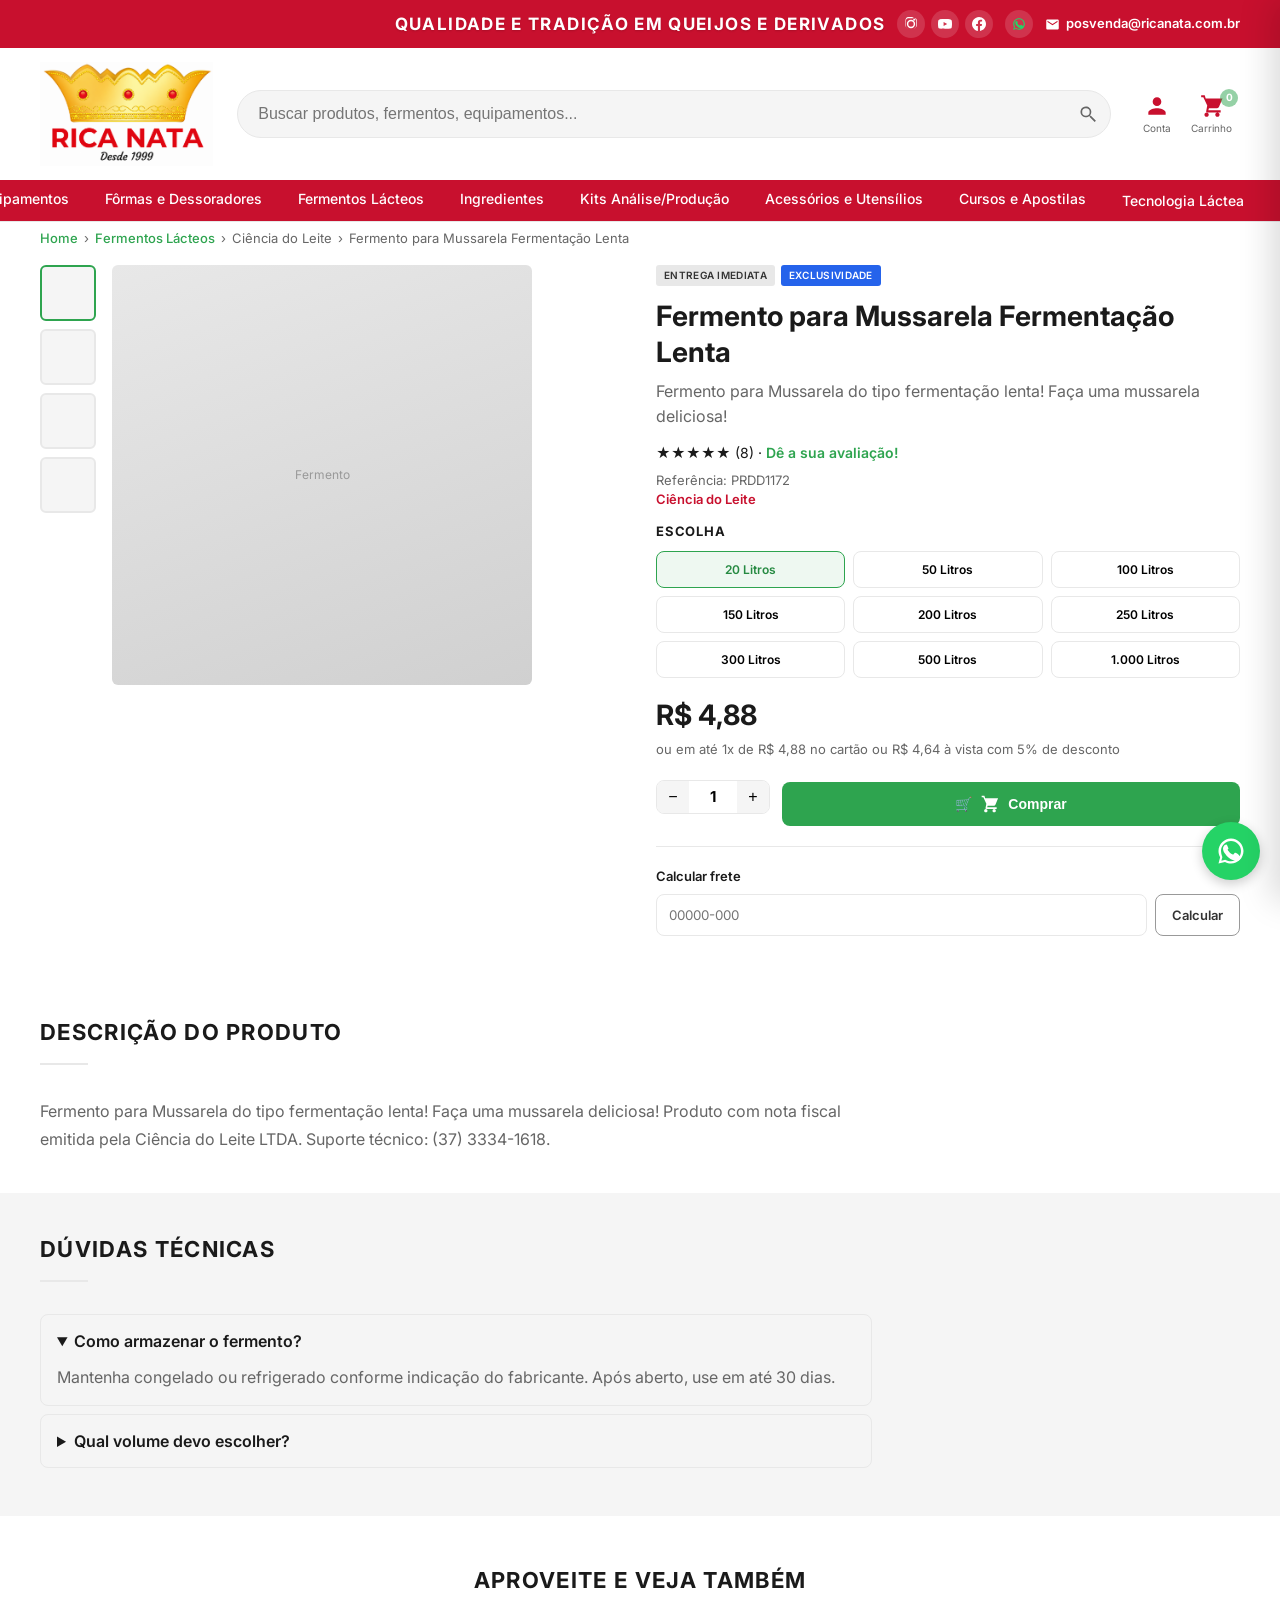
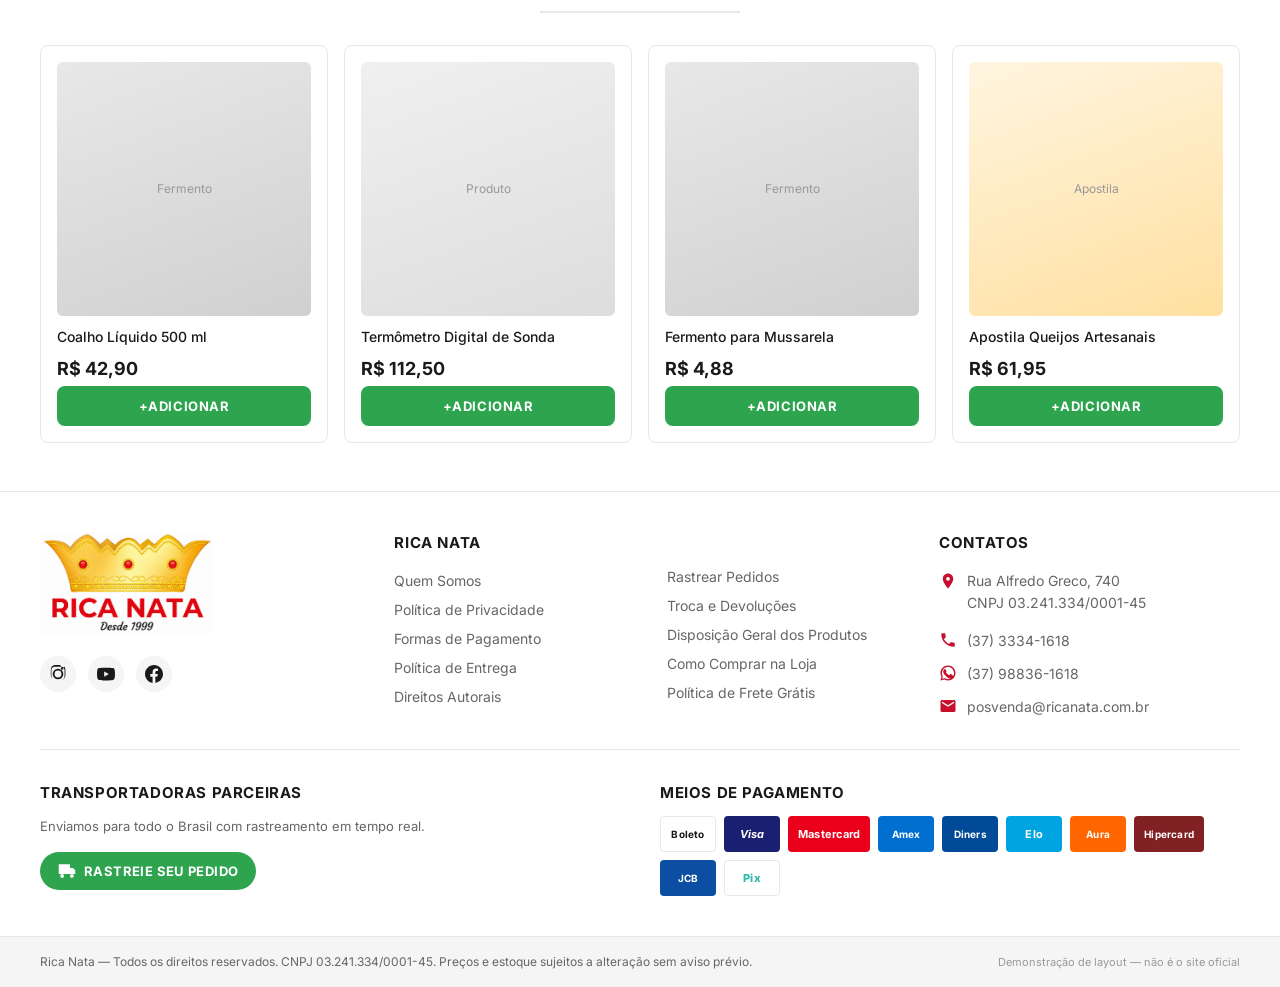
<file: produto.html>
<!DOCTYPE html>
<html lang="pt-BR">
<head>
  <meta charset="UTF-8">
  <meta name="viewport" content="width=device-width, initial-scale=1.0">
  <title>Produto | Rica Nata</title>
  <meta name="robots" content="noindex, nofollow">
  <link rel="stylesheet" href="styles.css?v=29">
  <link rel="preconnect" href="https://fonts.googleapis.com">
  <link rel="preconnect" href="https://fonts.gstatic.com" crossorigin>
  <link href="https://fonts.googleapis.com/css2?family=Inter:wght@400;500;600;700&display=swap" rel="stylesheet">
</head>
<body>

  <!-- ========== HEADER FIXO ========== -->
  <header class="site-header" id="siteHeader">

    <!-- Top bar vermelha -->
    <div class="top-bar">
      <div class="container top-bar__inner">
        <div class="top-bar__taglines" id="topBarTaglines" aria-live="polite">
          <p class="top-bar__tagline top-bar__tagline--active">Qualidade e tradição em queijos e derivados</p>
          <p class="top-bar__tagline">A loja virtual mais completa para laticínios</p>
        </div>

        <div class="top-bar__right">
          <div class="top-bar__social" aria-label="Redes sociais">
            <a href="#" aria-label="Instagram"><svg viewBox="0 0 24 24"><path d="M12 2.2c2.7 0 3 .01 4 .06 1.1.05 1.7.2 2.1.4.5.2.9.5 1.3.9.4.4.7.8.9 1.3.2.4.4 1 .4 2.1.05 1 .06 1.3.06 4s-.01 3-.06 4c-.05 1.1-.2 1.7-.4 2.1-.2.5-.5.9-.9 1.3-.4.4-.8.7-1.3.9-.4.2-1 .4-2.1.4-1 .05-1.3.06-4 .06s-3-.01-4-.06c-1.1-.05-1.7-.2-2.1-.4-.5-.2-.9-.5-1.3-.9-.4-.4-.7-.8-.9-1.3-.2-.4-.4-1-.4-2.1-.05-1-.06-1.3-.06-4s.01-3 .06-4c.05-1.1.2-1.7.4-2.1.2-.5.5-.9.9-1.3.4-.4.8-.7 1.3-.9.4-.2 1-.4 2.1-.4 1-.05 1.3-.06 4-.06zM12 0C9.3 0 8.9.01 7.9.06 6.9.11 6.2.3 5.6.6c-.6.3-1.1.7-1.6 1.2S3.3 3 3 3.6C2.7 4.2 2.5 4.9 2.5 5.9 2.4 6.9 2.4 7.3 2.4 10s.01 3.1.06 4.1c.05 1 .2 1.7.5 2.3.3.6.7 1.1 1.2 1.6s1 .9 1.6 1.2c.6.3 1.3.5 2.3.5 1 .05 1.4.06 4.1.06s3.1-.01 4.1-.06c1-.05 1.7-.2 2.3-.5.6-.3 1.1-.7 1.6-1.2s.9-1 1.2-1.6c.3-.6.5-1.3.5-2.3.05-1 .06-1.4.06-4.1s-.01-3.1-.06-4.1c-.05-1-.2-1.7-.5-2.3-.3-.6-.7-1.1-1.2-1.6S20 3.3 19.4 3c-.6-.3-1.3-.5-2.3-.5C15.1.01 14.7 0 12 0zm0 4.9a7.1 7.1 0 100 14.2 7.1 7.1 0 000-14.2zm0 11.7a4.6 4.6 0 110-9.2 4.6 4.6 0 010 9.2zm7.2-12.1a1.7 1.7 0 11-3.4 0 1.7 1.7 0 013.4 0z"/></svg></a>
            <a href="#" aria-label="YouTube"><svg viewBox="0 0 24 24"><path d="M23.5 6.2a3 3 0 00-2.1-2.1C19.5 3.5 12 3.5 12 3.5s-7.5 0-9.4.6A3 3 0 00.5 6.2 31.4 31.4 0 000 12a31.4 31.4 0 00.5 5.8 3 3 0 002.1 2.1c1.9.6 9.4.6 9.4.6s7.5 0 9.4-.6a3 3 0 002.1-2.1A31.4 31.4 0 0024 12a31.4 31.4 0 00-.5-5.8zM9.6 15.5V8.5L15.8 12l-6.2 3.5z"/></svg></a>
            <a href="#" aria-label="Facebook"><svg viewBox="0 0 24 24"><path d="M24 12.1c0-6.6-5.4-12-12-12S0 5.5 0 12.1c0 6 4.4 11 10.1 11.9v-8.4H7.1v-3.5h3V9.4c0-3 1.8-4.7 4.5-4.7 1.3 0 2.7.2 2.7.2v3h-1.5c-1.5 0-2 .9-2 1.8v2.2h3.3l-.5 3.5h-2.8v8.4C19.6 23.1 24 18.1 24 12.1z"/></svg></a>
          </div>
          <a href="https://wa.me/5537988361618" class="top-bar__icon top-bar__icon--whatsapp" aria-label="WhatsApp (37) 98836-1618">
            <svg viewBox="0 0 24 24" aria-hidden="true"><path d="M17.5 14.3c-.3-.1-1.6-.8-1.9-.9-.3-.1-.5-.1-.7.1-.2.2-.8 1-.9 1.1-.2.2-.3.2-.6.1-.3-.1-1.2-.4-2.3-1.4-.9-.8-1.5-1.8-1.7-2.1-.2-.3 0-.5.1-.6.1-.1.3-.3.4-.5.1-.1.1-.3 0-.4 0-.1-.7-1.7-1-2.3-.3-.6-.6-.5-.7-.5h-.6c-.2 0-.5.1-.8.4-.3.3-1.2 1.2-1.2 2.9s1.2 3.4 1.4 3.6c.2.2 2.4 3.7 5.9 5.2.8.4 1.5.6 2 .8.8.3 1.6.2 2.2.1.7-.1 2.1-.9 2.4-1.7.3-.8.3-1.5.2-1.7-.1-.1-.3-.2-.6-.3z"/><path d="M12 2C6.5 2 2 6.5 2 12c0 1.8.5 3.5 1.3 5L2 22l5.2-1.3C8.9 21.5 10.4 22 12 22c5.5 0 10-4.5 10-10S17.5 2 12 2zm0 18.2c-1.5 0-3-.4-4.3-1.1l-.3-.2-3.1.8.8-3-.2-.3C4.4 15 4 13.5 4 12 4 7.6 7.6 4 12 4s8 3.6 8 8-3.6 8.2-8 8.2z"/></svg>
          </a>
          <a href="mailto:posvenda@ricanata.com.br" class="top-bar__email" aria-label="E-mail posvenda@ricanata.com.br">
            <svg viewBox="0 0 24 24" aria-hidden="true"><path d="M20 4H4c-1.1 0-2 .9-2 2v12c0 1.1.9 2 2 2h16c1.1 0 2-.9 2-2V6c0-1.1-.9-2-2-2zm0 4l-8 5-8-5V6l8 5 8-5v2z"/></svg>
            <span>posvenda@ricanata.com.br</span>
          </a>
        </div>
      </div>
    </div>

    <!-- Header principal -->
    <div class="main-header">
      <div class="container main-header__inner">
        <button class="menu-toggle" id="menuToggle" aria-label="Abrir menu" aria-expanded="false">
          <span></span><span></span><span></span>
        </button>

        <a href="index.html" class="logo" aria-label="Rica Nata — Página inicial">
          <img src="imagens/IMG_2681.PNG" alt="Rica Nata — Desde 1999" class="logo__img" width="240" height="240">
        </a>

        <form class="search" role="search" aria-label="Buscar produtos">
          <input type="search" placeholder="Buscar produtos, fermentos, equipamentos..." aria-label="Buscar">
          <button type="submit" aria-label="Buscar">
            <svg viewBox="0 0 24 24"><path d="M15.5 14h-.8l-.3-.3a6.5 6.5 0 10-.7.7l.3.3v.8L20 21.5 21.5 20 15.5 14zm-6 0A4.5 4.5 0 1114 9.5 4.5 4.5 0 019.5 14z"/></svg>
          </button>
        </form>

        <div class="header-actions">
          <a href="#" class="header-action" aria-label="Minha conta">
            <svg viewBox="0 0 24 24"><path d="M12 12c2.2 0 4-1.8 4-4s-1.8-4-4-4-4 1.8-4 4 1.8 4 4 4zm0 2c-2.7 0-8 1.3-8 4v2h16v-2c0-2.7-5.3-4-8-4z"/></svg>
            <span class="header-action__label">Conta</span>
          </a>
          <a href="carrinho.html" class="header-action header-action--cart" id="cartLink" aria-label="Carrinho com 0 itens">
            <svg viewBox="0 0 24 24"><path d="M7 18c-1.1 0-1.99.9-1.99 2S5.9 22 7 22s2-.9 2-2-.9-2-2-2zm10 0c-1.1 0-1.99.9-1.99 2S15.9 22 17 22s2-.9 2-2-.9-2-2-2zM7.2 14h9.5c.8 0 1.5-.5 1.8-1.2l3.2-7.7H6.2L5.3 2H2v2h2l3.6 7.6-1 5.4C6.4 17.4 7.4 18 8.4 18H20v-2H8.6l.6-2z"/></svg>
            <span class="cart-badge cart-badge--empty">0</span>
            <span class="header-action__label">Carrinho</span>
          </a>
        </div>
      </div>
    </div>

    <div class="mobile-menu-overlay" id="mobileMenuOverlay" aria-hidden="true"></div>

    <!-- Navbar -->
    <nav class="navbar" id="navbar" aria-label="Categorias">
      <div class="mobile-menu-login">
        <p>Olá, <a href="#">faça seu login</a> ou <a href="#">cadastre-se</a></p>
        <button type="button" class="mobile-menu__close" id="mobileMenuClose" aria-label="Fechar menu">
          <svg viewBox="0 0 24 24" aria-hidden="true"><path d="M18.3 5.7a1 1 0 00-1.4-1.4L12 9.17 7.1 4.3a1 1 0 10-1.4 1.42L10.6 10.6 5.7 15.5a1 1 0 101.42 1.4L12 12.01l4.88 4.89a1 1 0 001.42-1.42l-4.9-4.9 4.9-4.88z"/></svg>
        </button>
      </div>
      <div class="container navbar__container">
        <ul class="navbar__list" id="navbarList">

          <li class="navbar__item navbar__item--dropdown">
            <button type="button" class="navbar__link navbar__trigger" aria-expanded="false" aria-haspopup="true">
              Equipamentos
              <svg class="navbar__chevron" viewBox="0 0 24 24" aria-hidden="true"><path d="M7 10l5 5 5-5z"/></svg>
            </button>
            <div class="navbar__dropdown">
              <ul class="navbar__submenu">
                <li><a href="#">Iogurteira</a></li>
                <li><a href="#">Lava botas</a></li>
                <li><a href="#">Pia e Lavatório inox</a></li>
                <li><a href="#">Tachos</a></li>
                <li><a href="#">Tanque de Queijo</a></li>
                <li class="navbar__subgroup navbar__subgroup--dropdown">
                  <button type="button" class="navbar__subtrigger" aria-expanded="false" aria-haspopup="true">
                    Prensas
                    <svg class="navbar__subchevron" viewBox="0 0 24 24" aria-hidden="true"><path d="M8.59 16.59L13.17 12 8.59 7.41 10 6l6 6-6 6-1.41-1.41z"/></svg>
                  </button>
                  <ul class="navbar__submenu navbar__submenu--nested">
                    <li><a href="#">Queijo Minas Padrão, Meia cura e Cobocó</a></li>
                    <li><a href="#">Queijo Coalho e Prato</a></li>
                    <li><a href="#">Queijo Parmesão</a></li>
                    <li><a href="#">Queijo Reino Bola</a></li>
                  </ul>
                </li>
              </ul>
              <a href="#" class="navbar__view-all">Ver tudo de Equipamentos (9) →</a>
            </div>
          </li>

          <li class="navbar__item navbar__item--dropdown">
            <button type="button" class="navbar__link navbar__trigger" aria-expanded="false" aria-haspopup="true">
              Fôrmas e Dessoradores
              <svg class="navbar__chevron" viewBox="0 0 24 24" aria-hidden="true"><path d="M7 10l5 5 5-5z"/></svg>
            </button>
            <div class="navbar__dropdown">
              <ul class="navbar__submenu">
                <li><a href="#">Minas Padrão/Canastra</a></li>
                <li><a href="#">Coalho e Prato</a></li>
                <li><a href="#">Parmesão</a></li>
                <li><a href="#">Mussarela/Requeijão</a></li>
                <li><a href="#">Queijo Frescal</a></li>
                <li><a href="#">Queijo Reino</a></li>
              </ul>
              <a href="#" class="navbar__view-all">Ver tudo de Fôrmas e Dessoradores (6) →</a>
            </div>
          </li>

          <li class="navbar__item navbar__item--dropdown">
            <button type="button" class="navbar__link navbar__trigger" aria-expanded="false" aria-haspopup="true">
              Fermentos Lácteos
              <svg class="navbar__chevron" viewBox="0 0 24 24" aria-hidden="true"><path d="M7 10l5 5 5-5z"/></svg>
            </button>
            <div class="navbar__dropdown">
              <ul class="navbar__submenu">
                <li><a href="#">Iogurte e Bebida láctea</a></li>
                <li><a href="#">Queijo Minas Padrão, Meia Cura e Coalhada</a></li>
                <li><a href="#">Mussarela e Parmesão</a></li>
                <li><a href="#">Queijo Minas Frescal e Queijo Coalho</a></li>
                <li><a href="#">Queijo Reino e Queijo com Olhadura</a></li>
                <li><a href="#">Queijo de Búfala</a></li>
              </ul>
              <a href="#" class="navbar__view-all">Ver tudo de Fermentos Lácteos (6) →</a>
            </div>
          </li>

          <li class="navbar__item navbar__item--dropdown navbar__item--wide">
            <button type="button" class="navbar__link navbar__trigger" aria-expanded="false" aria-haspopup="true">
              Ingredientes
              <svg class="navbar__chevron" viewBox="0 0 24 24" aria-hidden="true"><path d="M7 10l5 5 5-5z"/></svg>
            </button>
            <div class="navbar__dropdown navbar__dropdown--cols">
              <ul class="navbar__submenu">
                <li><a href="#">Adoçantes</a></li>
                <li><a href="#">Cloreto de Cálcio</a></li>
                <li><a href="#">Conservantes</a></li>
                <li><a href="#">Amidos</a></li>
                <li><a href="#">Gomas</a></li>
                <li><a href="#">Polpa de frutas</a></li>
              </ul>
              <ul class="navbar__submenu">
                <li><a href="#">Saborizantes</a></li>
                <li><a href="#">Coagulantes</a></li>
                <li><a href="#">Corantes</a></li>
                <li><a href="#">Estabilizantes</a></li>
                <li><a href="#">Lactase</a></li>
                <li><a href="#">Sal fundente</a></li>
              </ul>
              <a href="#" class="navbar__view-all">Ver tudo de Ingredientes (12) →</a>
            </div>
          </li>

          <li class="navbar__item navbar__item--dropdown">
            <button type="button" class="navbar__link navbar__trigger" aria-expanded="false" aria-haspopup="true">
              Kits Análise/Produção
              <svg class="navbar__chevron" viewBox="0 0 24 24" aria-hidden="true"><path d="M7 10l5 5 5-5z"/></svg>
            </button>
            <div class="navbar__dropdown">
              <ul class="navbar__submenu">
                <li><a href="#">Kit Análise</a></li>
                <li><a href="#">Kit Prensa</a></li>
                <li><a href="#">Kit Liras</a></li>
                <li><a href="#">Kit Formas</a></li>
                <li><a href="#">Kit Artesanal</a></li>
              </ul>
              <a href="#" class="navbar__view-all">Ver tudo de Kits (5) →</a>
            </div>
          </li>

          <li class="navbar__item navbar__item--dropdown navbar__item--wide">
            <button type="button" class="navbar__link navbar__trigger" aria-expanded="false" aria-haspopup="true">
              Acessórios e Utensílios
              <svg class="navbar__chevron" viewBox="0 0 24 24" aria-hidden="true"><path d="M7 10l5 5 5-5z"/></svg>
            </button>
            <div class="navbar__dropdown">
              <ul class="navbar__submenu">
                <li><a href="#">Em Inox</a></li>
                <li><a href="#">Em Plástico</a></li>
                <li><a href="#">Latões</a></li>
                <li><a href="#">Pá Mexedora</a></li>
                <li><a href="#">Caixas</a></li>
                <li><a href="#">Liras Para Corte de Massa</a></li>
                <li><a href="#">Caldeirão de Alumínio</a></li>
                <li><a href="#">Baldes e Coadores</a></li>
                <li><a href="#">EPI</a></li>
                <li class="navbar__subgroup navbar__subgroup--dropdown">
                  <button type="button" class="navbar__subtrigger" aria-expanded="false" aria-haspopup="true">
                    Laboratório
                    <svg class="navbar__subchevron" viewBox="0 0 24 24" aria-hidden="true"><path d="M8.59 16.59L13.17 12 8.59 7.41 10 6l6 6-6 6-1.41-1.41z"/></svg>
                  </button>
                  <ul class="navbar__submenu navbar__submenu--nested">
                    <li><a href="#">Análise e Medição</a></li>
                    <li><a href="#">Soluções e Reagentes</a></li>
                    <li><a href="#">Vidraria</a></li>
                  </ul>
                </li>
              </ul>
              <a href="#" class="navbar__view-all">Ver tudo de Acessórios (12) →</a>
            </div>
          </li>

          <li class="navbar__item navbar__item--dropdown">
            <button type="button" class="navbar__link navbar__trigger" aria-expanded="false" aria-haspopup="true">
              Cursos e Apostilas
              <svg class="navbar__chevron" viewBox="0 0 24 24" aria-hidden="true"><path d="M7 10l5 5 5-5z"/></svg>
            </button>
            <div class="navbar__dropdown">
              <ul class="navbar__submenu">
                <li><a href="#">Cursos de Queijo</a></li>
                <li><a href="#">Apostilas de queijo</a></li>
              </ul>
              <a href="#" class="navbar__view-all">Ver tudo de Cursos e Apostilas (2) →</a>
            </div>
          </li>

          <li class="navbar__item">
            <a href="#" class="navbar__link">Tecnologia Láctea</a>
          </li>

          <li class="navbar__item">
            <a href="faq.html" class="navbar__link">FAQ</a>
          </li>

        </ul>
      </div>
    </nav>
  </header>


  <div class="header-spacer" id="headerSpacer"></div>

  <main>
    <section class="pdp-hero">
      <div class="container">
        <nav class="breadcrumb" aria-label="Navegação" id="pdpBreadcrumb">
          <a href="index.html">Home</a>
          <span aria-hidden="true">›</span>
          <span aria-current="page">Produto</span>
        </nav>

        <article class="pdp" id="productPage">
          <div class="pdp__gallery">
            <div class="pdp__thumbs" id="pdpThumbs" aria-hidden="true">
              <span class="pdp__thumb pdp__thumb--active"></span>
              <span class="pdp__thumb"></span>
              <span class="pdp__thumb"></span>
              <span class="pdp__thumb"></span>
            </div>
            <div class="pdp__image product-card__image product-card__image--fermento"></div>
          </div>
          <div class="pdp__details">
            <div class="pdp__badges" id="pdpBadges">
              <span class="badge badge--gray">Entrega imediata</span>
            </div>
            <h1 class="pdp__title">Carregando…</h1>
            <p class="pdp__desc"></p>
            <p class="pdp__rating">☆☆☆☆☆ <span>(0)</span> · <a href="#">Dê a sua avaliação!</a></p>
            <p class="pdp__ref"></p>
            <p class="pdp__brand"></p>
            <div class="pdp__options" hidden></div>
            <p class="pdp__price"></p>
            <p class="pdp__installments"></p>
            <div class="pdp__buy-row">
              <div class="qty-selector qty-selector--pdp">
                <button type="button" class="pdp__qty-minus" aria-label="Diminuir">−</button>
                <input type="number" class="pdp__qty-input" value="1" min="1" aria-label="Quantidade">
                <button type="button" class="pdp__qty-plus" aria-label="Aumentar">+</button>
              </div>
              <button type="button" class="btn btn--green btn--buy pdp__buy">
                <svg viewBox="0 0 24 24" width="20" height="20" aria-hidden="true"><path fill="currentColor" d="M7 18c-1.1 0-2 .9-2 2s.9 2 2 2 2-.9 2-2-.9-2-2-2zm10 0c-1.1 0-2 .9-2 2s.9 2 2 2 2-.9 2-2-.9-2-2-2zM7.2 14h9.5c.8 0 1.5-.5 1.8-1.2l3.2-7.7H6.2L5.3 2H2v2h2l3.6 7.6-1 5.4C6.4 17.4 7.4 18 8.4 18H20v-2H8.6l.6-2z"/></svg>
                Comprar
              </button>
            </div>
            <form class="pdp-shipping" aria-label="Calcular frete">
              <label for="pdpCep">Calcular frete</label>
              <div class="pdp-shipping__row">
                <input type="text" id="pdpCep" placeholder="00000-000" maxlength="9" inputmode="numeric">
                <button type="button" class="btn btn--outline">Calcular</button>
              </div>
            </form>
          </div>
        </article>
      </div>
    </section>

    <section class="pdp-section">
      <div class="container">
        <h2 class="section-title section-title--left">Descrição do produto</h2>
        <div class="pdp-section__body" id="pdpContent">
          <p id="pdpLongDesc">Conteúdo ilustrativo para demonstração de layout.</p>
        </div>
      </div>
    </section>

    <section class="pdp-section pdp-section--alt" id="pdpFaq" aria-label="Perguntas frequentes">
      <div class="container">
        <h2 class="section-title section-title--left">Dúvidas técnicas</h2>
        <div class="pdp-faq">
          <details open>
            <summary>Como armazenar o fermento?</summary>
            <p>Mantenha congelado ou refrigerado conforme indicação do fabricante. Após aberto, use em até 30 dias.</p>
          </details>
          <details>
            <summary>Qual volume devo escolher?</summary>
            <p>A dosagem varia conforme o litro de leite processado. Consulte a ficha técnica na embalagem ou nossa equipe de pós-venda.</p>
          </details>
        </div>
      </div>
    </section>

    <section class="product-section" aria-label="Produtos relacionados">
      <div class="container">
        <h2 class="section-title">Aproveite e veja também</h2>
        <div class="product-scroll">
          <div class="product-grid product-grid--4">
            <article class="product-card" data-product-id="coalho-liquido">
              <a href="produto.html?id=coalho-liquido" class="product-card__link">
                <div class="product-card__image product-card__image--fermento"></div>
                <h3 class="product-card__title">Coalho Líquido 500 ml</h3>
                <p class="product-card__price">R$ 42,90</p>
              </a>
              <button type="button" class="btn btn--green btn--add-cart">Adicionar</button>
            </article>
            <article class="product-card" data-product-id="termometro-sonda">
              <a href="produto.html?id=termometro-sonda" class="product-card__link">
                <div class="product-card__image product-card__image--acessorio"></div>
                <h3 class="product-card__title">Termômetro Digital de Sonda</h3>
                <p class="product-card__price">R$ 112,50</p>
              </a>
              <button type="button" class="btn btn--green btn--add-cart">Adicionar</button>
            </article>
            <article class="product-card" data-product-id="fermento-mussarela">
              <a href="produto.html?id=fermento-mussarela" class="product-card__link">
                <div class="product-card__image product-card__image--fermento"></div>
                <h3 class="product-card__title">Fermento para Mussarela</h3>
                <p class="product-card__price">R$ 4,88</p>
              </a>
              <button type="button" class="btn btn--green btn--add-cart">Adicionar</button>
            </article>
            <article class="product-card" data-product-id="apostila-artesanal">
              <a href="produto.html?id=apostila-artesanal" class="product-card__link">
                <div class="product-card__image product-card__image--apostila"></div>
                <h3 class="product-card__title">Apostila Queijos Artesanais</h3>
                <p class="product-card__price">R$ 61,95</p>
              </a>
              <button type="button" class="btn btn--green btn--add-cart">Adicionar</button>
            </article>
          </div>
        </div>
      </div>
    </section>
  </main>

  <!-- Rodapé -->
  <footer class="site-footer">
    <div class="container">
      <div class="footer-grid">

        <div class="footer-col footer-col--brand">
          <a href="index.html" class="footer-logo" aria-label="Rica Nata">
            <img src="imagens/IMG_2681.PNG" alt="Rica Nata — Desde 1999" class="logo__img logo__img--footer" width="300" height="300">
          </a>
          <div class="footer-social">
            <a href="#" aria-label="Instagram"><svg viewBox="0 0 24 24"><path d="M12 2.2c2.7 0 3 .01 4 .06 1.1.05 1.7.2 2.1.4.5.2.9.5 1.3.9.4.4.7.8.9 1.3.2.4.4 1 .4 2.1.05 1 .06 1.3.06 4s-.01 3-.06 4c-.05 1.1-.2 1.7-.4 2.1-.2.5-.5.9-.9 1.3-.4.4-.8.7-1.3.9-.4.2-1 .4-2.1.4-1 .05-1.3.06-4 .06s-3-.01-4-.06c-1.1-.05-1.7-.2-2.1-.4-.5-.2-.9-.5-1.3-.9-.4-.4-.7-.8-.9-1.3-.2-.4-.4-1-.4-2.1-.05-1-.06-1.3-.06-4s.01-3 .06-4c.05-1.1.2-1.7.4-2.1.2-.5.5-.9.9-1.3.4-.4.8-.7 1.3-.9.4-.2 1-.4 2.1-.4 1-.05 1.3-.06 4-.06zM12 0C9.3 0 8.9.01 7.9.06 6.9.11 6.2.3 5.6.6c-.6.3-1.1.7-1.6 1.2S3.3 3 3 3.6C2.7 4.2 2.5 4.9 2.5 5.9 2.4 6.9 2.4 7.3 2.4 10s.01 3.1.06 4.1c.05 1 .2 1.7.5 2.3.3.6.7 1.1 1.2 1.6s1 .9 1.6 1.2c.6.3 1.3.5 2.3.5 1 .05 1.4.06 4.1.06s3.1-.01 4.1-.06c1-.05 1.7-.2 2.3-.5.6-.3 1.1-.7 1.6-1.2s.9-1 1.2-1.6c.3-.6.5-1.3.5-2.3.05-1 .06-1.4.06-4.1s-.01-3.1-.06-4.1c-.05-1-.2-1.7-.5-2.3-.3-.6-.7-1.1-1.2-1.6S20 3.3 19.4 3c-.6-.3-1.3-.5-2.3-.5C15.1.01 14.7 0 12 0zm0 4.9a7.1 7.1 0 100 14.2 7.1 7.1 0 000-14.2zm0 11.7a4.6 4.6 0 110-9.2 4.6 4.6 0 010 9.2zm7.2-12.1a1.7 1.7 0 11-3.4 0 1.7 1.7 0 013.4 0z"/></svg></a>
            <a href="#" aria-label="YouTube"><svg viewBox="0 0 24 24"><path d="M23.5 6.2a3 3 0 00-2.1-2.1C19.5 3.5 12 3.5 12 3.5s-7.5 0-9.4.6A3 3 0 00.5 6.2 31.4 31.4 0 000 12a31.4 31.4 0 00.5 5.8 3 3 0 002.1 2.1c1.9.6 9.4.6 9.4.6s7.5 0 9.4-.6a3 3 0 002.1-2.1A31.4 31.4 0 0024 12a31.4 31.4 0 00-.5-5.8zM9.6 15.5V8.5L15.8 12l-6.2 3.5z"/></svg></a>
            <a href="#" aria-label="Facebook"><svg viewBox="0 0 24 24"><path d="M24 12.1c0-6.6-5.4-12-12-12S0 5.5 0 12.1c0 6 4.4 11 10.1 11.9v-8.4H7.1v-3.5h3V9.4c0-3 1.8-4.7 4.5-4.7 1.3 0 2.7.2 2.7.2v3h-1.5c-1.5 0-2 .9-2 1.8v2.2h3.3l-.5 3.5h-2.8v8.4C19.6 23.1 24 18.1 24 12.1z"/></svg></a>
          </div>
        </div>

        <div class="footer-col footer-col--links">
          <h3>Rica Nata</h3>
          <nav class="footer-links-col" aria-label="Links institucionais">
            <a href="#">Quem Somos</a>
            <a href="#">Política de Privacidade</a>
            <a href="#">Formas de Pagamento</a>
            <a href="#">Política de Entrega</a>
            <a href="#">Direitos Autorais</a>
          </nav>
        </div>

        <div class="footer-col footer-col--links footer-col--links-secondary">
          <nav class="footer-links-col" aria-label="Links de atendimento">
            <a href="#">Rastrear Pedidos</a>
            <a href="#">Troca e Devoluções</a>
            <a href="#">Disposição Geral dos Produtos</a>
            <a href="#">Como Comprar na Loja</a>
            <a href="#">Política de Frete Grátis</a>
          </nav>
        </div>

        <div class="footer-col footer-col--contact">
          <h3>Contatos</h3>
          <address class="footer-address">
            <svg viewBox="0 0 24 24" aria-hidden="true"><path d="M12 2C8.13 2 5 5.13 5 9c0 5.25 7 13 7 13s7-7.75 7-13c0-3.87-3.13-7-7-7zm0 9.5a2.5 2.5 0 110-5 2.5 2.5 0 010 5z"/></svg>
            <span>
              Rua Alfredo Greco, 740<br>
              CNPJ 03.241.334/0001-45
            </span>
          </address>
          <div class="footer-contact-list">
            <a href="tel:+553733341618">
              <svg viewBox="0 0 24 24"><path d="M6.6 10.8c1.4 2.8 3.8 5.1 6.6 6.6l2.2-2.2c.3-.3.7-.4 1-.2 1.1.4 2.3.6 3.6.6.6 0 1 .4 1 1V20c0 .6-.4 1-1 1-9.4 0-17-7.6-17-17 0-.6.4-1 1-1h3.5c.6 0 1 .4 1 1 0 1.3.2 2.5.6 3.6.1.3 0 .7-.2 1L6.6 10.8z"/></svg>
              (37) 3334-1618
            </a>
            <a href="https://wa.me/5537988361618">
              <svg viewBox="0 0 24 24"><path d="M17.5 14.3c-.3-.1-1.6-.8-1.9-.9-.3-.1-.5-.1-.7.1-.2.2-.8 1-.9 1.1-.2.2-.3.2-.6.1-.3-.1-1.2-.4-2.3-1.4-.9-.8-1.5-1.8-1.7-2.1-.2-.3 0-.5.1-.6.1-.1.3-.3.4-.5.1-.1.1-.3 0-.4 0-.1-.7-1.7-1-2.3-.3-.6-.6-.5-.7-.5h-.6c-.2 0-.5.1-.8.4-.3.3-1.2 1.2-1.2 2.9s1.2 3.4 1.4 3.6c.2.2 2.4 3.7 5.9 5.2.8.4 1.5.6 2 .8.8.3 1.6.2 2.2.1.7-.1 2.1-.9 2.4-1.7.3-.8.3-1.5.2-1.7-.1-.1-.3-.2-.6-.3z"/><path d="M12 2C6.5 2 2 6.5 2 12c0 1.8.5 3.5 1.3 5L2 22l5.2-1.3C8.9 21.5 10.4 22 12 22c5.5 0 10-4.5 10-10S17.5 2 12 2zm0 18.2c-1.5 0-3-.4-4.3-1.1l-.3-.2-3.1.8.8-3-.2-.3C4.4 15 4 13.5 4 12 4 7.6 7.6 4 12 4s8 3.6 8 8-3.6 8.2-8 8.2z"/></svg>
              (37) 98836-1618
            </a>
            <a href="mailto:posvenda@ricanata.com.br">
              <svg viewBox="0 0 24 24"><path d="M20 4H4c-1.1 0-2 .9-2 2v12c0 1.1.9 2 2 2h16c1.1 0 2-.9 2-2V6c0-1.1-.9-2-2-2zm0 4l-8 5-8-5V6l8 5 8-5v2z"/></svg>
              posvenda@ricanata.com.br
            </a>
          </div>
        </div>

      </div>

      <div class="footer-extras">
        <div class="footer-extra-block footer-extra-block--shipping">
          <h3>Transportadoras parceiras</h3>
          <p class="footer-extra-block__hint">Enviamos para todo o Brasil com rastreamento em tempo real.</p>
          <div class="track-order track-order--footer" id="trackOrder">
            <button type="button" class="track-order__trigger track-order__trigger--footer" id="trackOrderTrigger" aria-expanded="false" aria-haspopup="true" aria-controls="trackOrderPopover">
              <svg viewBox="0 0 24 24" aria-hidden="true"><path d="M1 3h15v13H1zM16 8h4l3 3v5h-7V8z"/><circle cx="5.5" cy="18.5" r="2.5"/><circle cx="18.5" cy="18.5" r="2.5"/></svg>
              Rastreie seu pedido
            </button>
            <div class="track-order__popover track-order__popover--footer" id="trackOrderPopover" role="dialog" aria-label="Selecione a transportadora" hidden>
              <p class="track-order__popover-title">
                <svg viewBox="0 0 24 24" aria-hidden="true"><path d="M1 3h15v13H1zM16 8h4l3 3v5h-7V8z"/><circle cx="5.5" cy="18.5" r="2.5"/><circle cx="18.5" cy="18.5" r="2.5"/></svg>
                Selecione a transportadora
              </p>
              <div class="track-order__carriers">
                <a href="https://rastreamento.correios.com.br/" class="carrier-card carrier-card--correios" target="_blank" rel="noopener noreferrer">
                  <span class="carrier-card__name">Correios</span>
                  <span class="carrier-card__sub">PAC e SEDEX</span>
                </a>
                <a href="https://alfatransportes.com.br/" class="carrier-card carrier-card--alfa" target="_blank" rel="noopener noreferrer">Alfa Transportes</a>
                <a href="https://cliente.atualcargas.com.br/rastreamento" class="carrier-card carrier-card--atual" target="_blank" rel="noopener noreferrer">Atual Cargas</a>
                <a href="https://www.braspress.com/site/rastreamento/" class="carrier-card carrier-card--braspress" target="_blank" rel="noopener noreferrer">Braspress</a>
                <a href="https://www.jadlog.com.br/portal/rastreamento" class="carrier-card carrier-card--jadlog" target="_blank" rel="noopener noreferrer">Jadlog</a>
                <a href="https://mandae.com.br/rastreamento/" class="carrier-card carrier-card--mandae" target="_blank" rel="noopener noreferrer">
                  <span class="carrier-card__name">Mandaê</span>
                  <span class="carrier-card__sub">Econômico e Rápido</span>
                </a>
                <a href="https://www.translovato.com.br/minha-carga/" class="carrier-card carrier-card--translovato carrier-card--full" target="_blank" rel="noopener noreferrer">Translovato</a>
              </div>
            </div>
          </div>
        </div>

        <div class="footer-extra-block footer-extra-block--payments">
          <h3>Meios de pagamento</h3>
          <ul class="footer-payments" aria-label="Formas de pagamento aceitas">
            <li class="pay-badge pay-badge--boleto">Boleto</li>
            <li class="pay-badge pay-badge--visa">Visa</li>
            <li class="pay-badge pay-badge--master">Mastercard</li>
            <li class="pay-badge pay-badge--amex">Amex</li>
            <li class="pay-badge pay-badge--diners">Diners</li>
            <li class="pay-badge pay-badge--elo">Elo</li>
            <li class="pay-badge pay-badge--aura">Aura</li>
            <li class="pay-badge pay-badge--hiper">Hipercard</li>
            <li class="pay-badge pay-badge--jcb">JCB</li>
            <li class="pay-badge pay-badge--pix">Pix</li>
          </ul>
        </div>
      </div>
    </div>

    <div class="footer-bottom">
      <div class="container footer-bottom__inner">
        <p>Rica Nata — Todos os direitos reservados. CNPJ 03.241.334/0001-45. Preços e estoque sujeitos a alteração sem aviso prévio.</p>
        <span class="footer-bottom__platform">Demonstração de layout — não é o site oficial</span>
      </div>
    </div>
  </footer>

  <!-- WhatsApp flutuante (demonstração) -->
  <a href="https://wa.me/5537988361618" class="whatsapp-float" aria-label="Fale conosco pelo WhatsApp (37) 98836-1618" target="_blank" rel="noopener noreferrer">
    <svg viewBox="0 0 24 24" width="30" height="30" aria-hidden="true"><path d="M17.5 14.3c-.3-.1-1.6-.8-1.9-.9-.3-.1-.5-.1-.7.1-.2.2-.8 1-.9 1.1-.2.2-.3.2-.6.1-.3-.1-1.2-.4-2.3-1.4-.9-.8-1.5-1.8-1.7-2.1-.2-.3 0-.5.1-.6.1-.1.3-.3.4-.5.1-.1.1-.3 0-.4 0-.1-.7-1.7-1-2.3-.3-.6-.6-.5-.7-.5h-.6c-.2 0-.5.1-.8.4-.3.3-1.2 1.2-1.2 2.9s1.2 3.4 1.4 3.6c.2.2 2.4 3.7 5.9 5.2.8.4 1.5.6 2 .8.8.3 1.6.2 2.2.1.7-.1 2.1-.9 2.4-1.7.3-.8.3-1.5.2-1.7-.1-.1-.3-.2-.6-.3z"/><path d="M12 2C6.5 2 2 6.5 2 12c0 1.8.5 3.5 1.3 5L2 22l5.2-1.3C8.9 21.5 10.4 22 12 22c5.5 0 10-4.5 10-10S17.5 2 12 2zm0 18.2c-1.5 0-3-.4-4.3-1.1l-.3-.2-3.1.8.8-3-.2-.3C4.4 15 4 13.5 4 12 4 7.6 7.6 4 12 4s8 3.6 8 8-3.6 8.2-8 8.2z"/></svg>
  </a>

  <!-- Modal quick-buy (fermentos) -->
  <div class="quick-buy" id="quickBuyModal" hidden>
    <div class="quick-buy__backdrop"></div>
    <div class="quick-buy__dialog" role="dialog" aria-modal="true" aria-labelledby="quickBuyTitle">
      <button type="button" class="quick-buy__close" aria-label="Fechar">
        <svg viewBox="0 0 24 24" width="20" height="20"><path fill="currentColor" d="M18.3 5.7a1 1 0 00-1.4-1.4L12 9.17 7.1 4.3a1 1 0 10-1.4 1.42L10.6 10.6 5.7 15.5a1 1 0 101.42 1.4L12 12.01l4.88 4.89a1 1 0 001.42-1.42l-4.9-4.9 4.9-4.88z"/></svg>
      </button>
      <div class="quick-buy__layout">
        <div class="quick-buy__image product-card__image product-card__image--fermento"></div>
        <div class="quick-buy__content">
          <h2 class="quick-buy__title" id="quickBuyTitle">Produto</h2>
          <p class="quick-buy__desc"></p>
          <p class="quick-buy__meta"><span class="quick-buy__ref"></span> · <span class="quick-buy__brand"></span></p>
          <p class="quick-buy__price"></p>
          <p class="quick-buy__options-label">Escolha</p>
          <div class="quick-buy__options"></div>
          <div class="quick-buy__buy-row">
            <div class="qty-selector qty-selector--modal">
              <button type="button" class="quick-buy__qty-minus" aria-label="Diminuir">−</button>
              <input type="number" class="quick-buy__qty-input" value="1" min="1" aria-label="Quantidade">
              <button type="button" class="quick-buy__qty-plus" aria-label="Aumentar">+</button>
            </div>
            <button type="button" class="btn btn--green btn--buy quick-buy__buy">
              <svg viewBox="0 0 24 24" width="20" height="20" aria-hidden="true"><path fill="currentColor" d="M7 18c-1.1 0-2 .9-2 2s.9 2 2 2 2-.9 2-2-.9-2-2-2zm10 0c-1.1 0-2 .9-2 2s.9 2 2 2 2-.9 2-2-.9-2-2-2zM7.2 14h9.5c.8 0 1.5-.5 1.8-1.2l3.2-7.7H6.2L5.3 2H2v2h2l3.6 7.6-1 5.4C6.4 17.4 7.4 18 8.4 18H20v-2H8.6l.6-2z"/></svg>
              Comprar
            </button>
          </div>
          <a href="#" class="quick-buy__pdp">Ver informações completas</a>
        </div>
      </div>
    </div>
  </div>

  <div class="toast" id="cartToast" role="status" aria-live="polite" hidden></div>

  <script src="js/products.js"></script>
  <script src="js/cart.js"></script>
  <script src="js/site.js"></script>
</body>
</html>
</file>
<file: styles.css>
/* =============================================
   Rica Nata — Demonstração de Layout
   HTML + CSS (script mínimo para sticky/menu)
   ============================================= */

:root {
  --red: #c8102e;
  --red-dark: #a00d25;
  --green: #2ea44f;
  --green-dark: #268a42;
  --gold: #c9a227;
  --black: #1a1a1a;
  --gray-900: #333;
  --gray-600: #666;
  --gray-400: #999;
  --gray-200: #e8e8e8;
  --gray-100: #f5f5f5;
  --white: #fff;

  --header-height: auto;
  --radius: 8px;
  --radius-pill: 999px;
  --shadow: 0 2px 12px rgba(0, 0, 0, 0.08);
  --transition: 0.25s ease;

  --container: min(1200px, 100% - 2rem);
}

*, *::before, *::after {
  box-sizing: border-box;
  margin: 0;
  padding: 0;
}

html {
  scroll-behavior: smooth;
}

body {
  font-family: 'Inter', system-ui, -apple-system, sans-serif;
  color: var(--black);
  background: var(--white);
  line-height: 1.5;
  -webkit-font-smoothing: antialiased;
}

img {
  display: block;
  max-width: 100%;
  height: auto;
}

svg {
  display: block;
  flex-shrink: 0;
}

a {
  color: inherit;
  text-decoration: none;
}

ul {
  list-style: none;
}

.container {
  width: var(--container);
  margin-inline: auto;
}

/* ========== TOP BAR ========== */

.top-bar {
  background: var(--red);
  color: var(--white);
  font-size: 0.8125rem;
}

.top-bar__inner {
  display: flex;
  align-items: center;
  justify-content: space-between;
  gap: 0.75rem;
  min-height: 44px;
  padding-block: 0.625rem;
}

.top-bar__right {
  display: flex;
  align-items: center;
  justify-content: flex-end;
  flex-wrap: nowrap;
  flex-shrink: 0;
  gap: 0.5rem;
  margin-left: auto;
}

.top-bar__taglines {
  flex: 1 1 auto;
  min-width: 0;
  display: grid;
  place-items: center;
  text-align: center;
}

.top-bar__taglines .top-bar__tagline {
  grid-area: 1 / 1;
  min-width: 0;
  max-width: min(90vw, 520px);
  font-size: 0.8125rem;
  font-weight: 700;
  letter-spacing: 0.04em;
  text-transform: uppercase;
  line-height: 1.2;
  text-shadow: 0 1px 2px rgba(0, 0, 0, 0.15);
  opacity: 0;
  transition: opacity 0.6s ease;
}

.top-bar__taglines .top-bar__tagline--active {
  opacity: 1;
}

.top-bar__email {
  display: inline-flex;
  align-items: center;
  gap: 0.4rem;
  font-weight: 600;
  white-space: nowrap;
  transition: opacity var(--transition);
}

.top-bar__email:hover {
  opacity: 0.85;
}

.top-bar__email svg {
  width: 15px;
  height: 15px;
  fill: currentColor;
  flex-shrink: 0;
}

.top-bar__icon {
  display: flex;
  align-items: center;
  justify-content: center;
  width: 26px;
  height: 26px;
  border-radius: 50%;
  background: rgba(255, 255, 255, 0.15);
  transition: background var(--transition);
  flex-shrink: 0;
}

.top-bar__icon:hover {
  background: rgba(255, 255, 255, 0.3);
}

.top-bar__icon svg {
  width: 14px;
  height: 14px;
  fill: var(--white);
}

.top-bar__icon--whatsapp svg {
  fill: #25d366;
}

.top-bar__social {
  display: flex;
  flex-shrink: 0;
  gap: 0.25rem;
}

.top-bar__social a {
  display: flex;
  align-items: center;
  justify-content: center;
  width: 26px;
  height: 26px;
  border-radius: 50%;
  background: rgba(255, 255, 255, 0.15);
  transition: background var(--transition);
  flex-shrink: 0;
}

.top-bar__social a:hover {
  background: rgba(255, 255, 255, 0.3);
}

.top-bar__social svg {
  width: 14px;
  height: 14px;
  fill: var(--white);
}

@media (min-width: 768px) {
  .top-bar__inner {
    position: relative;
    gap: 1rem;
    padding-block: 0.625rem;
    min-height: 42px;
  }

  .top-bar__taglines {
    position: absolute;
    left: 50%;
    transform: translateX(-50%);
    width: max-content;
    max-width: min(60%, 520px);
  }

  .top-bar__taglines .top-bar__tagline {
    font-size: 1.0625rem;
    letter-spacing: 0.08em;
  }

  .top-bar__right {
    gap: 0.75rem;
    margin-left: auto;
  }

  .top-bar__social {
    gap: 0.375rem;
  }

  .top-bar__social a,
  .top-bar__icon {
    width: 28px;
    height: 28px;
  }
}

/* Rastrear pedido — rodapé e utilitário */
.track-order {
  position: relative;
  flex-shrink: 0;
}

.track-order--footer {
  margin-top: 0;
}

.track-order__trigger--footer {
  justify-content: center;
}

.track-order__trigger {
  display: inline-flex;
  align-items: center;
  gap: 0.5rem;
  padding: 0.625rem 1.125rem;
  border: none;
  border-radius: var(--radius-pill);
  background: var(--green);
  color: var(--white);
  font-size: 0.8125rem;
  font-weight: 700;
  font-family: inherit;
  text-transform: uppercase;
  letter-spacing: 0.03em;
  white-space: nowrap;
  cursor: pointer;
  transition: background var(--transition), transform 0.15s ease;
}

.track-order__trigger svg {
  width: 18px;
  height: 18px;
  fill: currentColor;
  flex-shrink: 0;
}

.track-order__trigger:hover,
.track-order.is-open .track-order__trigger {
  background: var(--green-dark);
}

.track-order__popover {
  position: absolute;
  top: calc(100% + 0.625rem);
  left: 0;
  width: min(320px, calc(100vw - 2rem));
  padding: 1rem;
  background: var(--white);
  border-radius: var(--radius);
  box-shadow: 0 12px 32px rgba(0, 0, 0, 0.18);
  z-index: 100;
}

.track-order__popover--footer {
  bottom: calc(100% + 0.625rem);
  top: auto;
  left: 0;
  width: min(340px, calc(100vw - 2rem));
}

.track-order__popover--footer::before {
  top: auto;
  bottom: -6px;
  box-shadow: 2px 2px 4px rgba(0, 0, 0, 0.04);
}

.track-order__popover::before {
  content: '';
  position: absolute;
  top: -6px;
  left: 1.25rem;
  width: 12px;
  height: 12px;
  background: var(--white);
  transform: rotate(45deg);
  box-shadow: -2px -2px 4px rgba(0, 0, 0, 0.04);
}

.track-order__popover[hidden] {
  display: none;
}

.track-order__popover-title {
  display: flex;
  align-items: center;
  gap: 0.5rem;
  margin-bottom: 0.875rem;
  font-size: 0.75rem;
  font-weight: 700;
  text-transform: uppercase;
  letter-spacing: 0.04em;
  color: var(--green);
}

.track-order__popover-title svg {
  width: 18px;
  height: 18px;
  fill: var(--green);
  flex-shrink: 0;
}

.track-order__carriers {
  display: grid;
  grid-template-columns: 1fr 1fr;
  gap: 0.625rem;
}

.carrier-card {
  display: flex;
  flex-direction: column;
  align-items: center;
  justify-content: center;
  gap: 0.125rem;
  min-height: 52px;
  padding: 0.5rem 0.75rem;
  border: 1px solid var(--gray-200);
  border-radius: var(--radius);
  font-size: 0.8125rem;
  font-weight: 700;
  text-align: center;
  line-height: 1.25;
  transition: border-color var(--transition), box-shadow var(--transition), transform 0.15s ease;
}

.carrier-card__name {
  display: block;
}

.carrier-card__sub {
  display: block;
  font-size: 0.6875rem;
  font-weight: 600;
  opacity: 0.85;
}

.carrier-card--full {
  grid-column: 1 / -1;
}

.carrier-card:hover {
  transform: translateY(-1px);
  box-shadow: var(--shadow);
}

.carrier-card--correios { color: #003087; background: #f0f4fa; }
.carrier-card--correios:hover { border-color: #003087; }

.carrier-card--braspress { color: #e85d04; background: #fff5f0; }
.carrier-card--braspress:hover { border-color: #e85d04; }

.carrier-card--jadlog { color: #c8102e; background: #fff0f2; }
.carrier-card--jadlog:hover { border-color: #c8102e; }

.carrier-card--mandae { color: #5c2d91; background: #f5f0fa; }
.carrier-card--mandae:hover { border-color: #5c2d91; }

.carrier-card--alfa { color: #1a5f2a; background: #f2f8f3; }
.carrier-card--alfa:hover { border-color: #1a5f2a; }

.carrier-card--atual { color: #0d4a8f; background: #f0f5fb; }
.carrier-card--atual:hover { border-color: #0d4a8f; }

.carrier-card--translovato { color: #b8860b; background: #fffaf0; }
.carrier-card--translovato:hover { border-color: #b8860b; }

@media (max-width: 480px) {
  .top-bar__inner {
    flex-wrap: wrap;
  }

  .top-bar__taglines {
    flex: 1 1 100%;
    order: 1;
  }

  .top-bar__right {
    flex: 1 1 100%;
    order: 2;
    justify-content: flex-end;
    overflow-x: auto;
    scrollbar-width: none;
    -ms-overflow-style: none;
  }

  .top-bar__right::-webkit-scrollbar {
    display: none;
  }

  .top-bar__email span {
    font-size: 0.75rem;
  }
}

/* Esconde top bar ao rolar (header compacto) */
.site-header.is-scrolled .top-bar {
  display: none;
}

/* ========== MAIN HEADER ========== */

.site-header {
  position: fixed;
  top: 0;
  left: 0;
  right: 0;
  z-index: 1000;
  background: var(--white);
  box-shadow: 0 1px 0 var(--gray-200);
  transition: box-shadow var(--transition);
}

.site-header.is-scrolled {
  box-shadow: var(--shadow);
}

.main-header {
  padding-block: 0.75rem;
  transition: padding var(--transition);
}

.site-header.is-scrolled .main-header {
  padding-block: 0.5rem;
}

.main-header__inner {
  display: grid;
  grid-template-columns: auto 1fr auto;
  grid-template-areas:
    "toggle logo actions"
    "search search search";
  align-items: center;
  gap: 0.75rem 1rem;
}

.menu-toggle {
  grid-area: toggle;
  display: flex;
  flex-direction: column;
  justify-content: center;
  gap: 5px;
  width: 40px;
  height: 40px;
  padding: 8px;
  border: none;
  background: transparent;
  cursor: pointer;
  border-radius: var(--radius);
}

.menu-toggle span {
  display: block;
  height: 2px;
  background: var(--black);
  border-radius: 1px;
  transition: transform var(--transition);
}

.logo {
  grid-area: logo;
  display: flex;
  align-items: center;
  flex-shrink: 0;
}

.logo__img {
  display: block;
  height: 72px;
  width: auto;
  max-width: none;
  object-fit: contain;
  transition: height var(--transition);
}

.logo__img--footer {
  height: 155px;
}

.site-header.is-scrolled .logo__img {
  height: 60px;
}

.search {
  grid-area: search;
  display: flex;
  align-items: center;
  background: var(--gray-100);
  border: 1px solid var(--gray-200);
  border-radius: var(--radius-pill);
  overflow: hidden;
  transition: border-color var(--transition);
}

.search:focus-within {
  border-color: var(--red);
  background: var(--white);
}

.search input {
  flex: 1;
  border: none;
  background: transparent;
  padding: 0.75rem 1rem;
  font-size: 0.9375rem;
  outline: none;
  min-width: 0;
}

.search button {
  display: flex;
  align-items: center;
  justify-content: center;
  width: 44px;
  height: 44px;
  border: none;
  background: transparent;
  cursor: pointer;
  color: var(--gray-600);
  transition: color var(--transition);
}

.search button:hover {
  color: var(--red);
}

.search button svg {
  width: 20px;
  height: 20px;
  fill: currentColor;
}

.header-actions {
  grid-area: actions;
  display: flex;
  gap: 0.25rem;
}

.header-action {
  display: flex;
  flex-direction: column;
  align-items: center;
  gap: 0.125rem;
  padding: 0.375rem 0.5rem;
  border-radius: var(--radius);
  transition: background var(--transition);
  position: relative;
}

.header-action:hover {
  background: var(--gray-100);
}

.header-action svg {
  width: 24px;
  height: 24px;
  fill: var(--red);
}

.header-action__label {
  font-size: 0.625rem;
  color: var(--gray-600);
  display: none;
}

.cart-badge {
  position: absolute;
  top: 2px;
  right: 2px;
  min-width: 18px;
  height: 18px;
  padding: 0 4px;
  background: var(--green);
  color: var(--white);
  font-size: 0.625rem;
  font-weight: 700;
  border-radius: var(--radius-pill);
  display: flex;
  align-items: center;
  justify-content: center;
}

@media (min-width: 768px) {
  .menu-toggle {
    display: none;
  }

  .main-header__inner {
    grid-template-columns: auto 1fr auto;
    grid-template-areas: "logo search actions";
    gap: 1.5rem;
  }

  .logo__img {
    height: 88px;
  }

  .site-header.is-scrolled .logo__img {
    height: 72px;
  }

  .header-action__label {
    display: block;
  }

  .header-action svg {
    width: 26px;
    height: 26px;
  }
}

@media (min-width: 1024px) {
  .main-header {
    padding-block: 0.875rem;
  }

  .logo__img {
    height: 104px;
  }

  .site-header.is-scrolled .logo__img {
    height: 84px;
  }

  .search input {
    padding: 0.875rem 1.25rem;
    font-size: 1rem;
  }
}

/* ========== NAVBAR ========== */

.mobile-menu-overlay {
  display: none;
}

.mobile-menu-login,
.mobile-menu__close {
  display: none;
}

.navbar__link-inner,
.navbar__icon-mobile,
.navbar__view-all {
  display: none;
}

.navbar {
  background: var(--red);
  overflow: hidden;
  max-height: 0;
  transition: max-height 0.35s ease;
}

.navbar.is-open {
  max-height: 85vh;
  overflow-y: auto;
  -webkit-overflow-scrolling: touch;
}

.navbar__container {
  padding-inline: 0;
}

.navbar__list {
  display: flex;
  flex-direction: column;
  padding: 0;
  margin: 0;
  list-style: none;
}

.navbar__item {
  position: relative;
  border-bottom: 1px solid rgba(255, 255, 255, 0.1);
}

.navbar__item:last-child {
  border-bottom: none;
}

.navbar__link {
  display: flex;
  align-items: center;
  justify-content: space-between;
  width: 100%;
  padding: 0.875rem 1rem;
  color: var(--white);
  font-size: 0.9375rem;
  font-weight: 500;
  font-family: inherit;
  text-align: left;
  background: transparent;
  border: none;
  cursor: pointer;
  transition: background var(--transition);
}

a.navbar__link {
  text-decoration: none;
}

.navbar__link:hover,
.navbar__item.is-open > .navbar__trigger {
  background: var(--red-dark);
}

.navbar__chevron {
  width: 20px;
  height: 20px;
  fill: currentColor;
  flex-shrink: 0;
  transition: transform var(--transition);
}

.navbar__item.is-open > .navbar__trigger .navbar__chevron {
  transform: rotate(180deg);
}

/* Dropdown — mobile accordion */
.navbar__dropdown {
  display: none;
  background: var(--red-dark);
}

.navbar__item.is-open > .navbar__dropdown {
  display: block;
}

.navbar__submenu {
  list-style: none;
  margin: 0;
  padding: 0;
}

.navbar__submenu a {
  display: block;
  padding: 0.625rem 1rem 0.625rem 1.5rem;
  color: rgba(255, 255, 255, 0.95);
  font-size: 0.875rem;
  font-weight: 400;
  transition: background var(--transition), padding-left var(--transition);
}

.navbar__submenu a:hover {
  background: rgba(0, 0, 0, 0.15);
  padding-left: 1.75rem;
}

.navbar__group {
  padding: 0.75rem 1rem 0.375rem 1.5rem;
  margin-top: 0.25rem;
  border-top: 1px solid rgba(255, 255, 255, 0.15);
}

.navbar__group span {
  font-size: 0.6875rem;
  font-weight: 700;
  text-transform: uppercase;
  letter-spacing: 0.08em;
  color: rgba(255, 255, 255, 0.65);
}

/* Sub-dropdown (Prensas, Laboratório) */
.navbar__subgroup--dropdown {
  position: relative;
  border-top: 1px solid rgba(255, 255, 255, 0.15);
}

.navbar__subtrigger {
  display: flex;
  align-items: center;
  justify-content: space-between;
  gap: 0.5rem;
  width: 100%;
  padding: 0.625rem 1rem 0.625rem 1.5rem;
  background: transparent;
  border: none;
  color: rgba(255, 255, 255, 0.95);
  font-size: 0.8125rem;
  font-weight: 700;
  font-family: inherit;
  text-transform: uppercase;
  letter-spacing: 0.06em;
  text-align: left;
  cursor: pointer;
  transition: background var(--transition);
}

.navbar__subtrigger:hover,
.navbar__subgroup.is-open > .navbar__subtrigger {
  background: rgba(0, 0, 0, 0.15);
}

.navbar__subchevron {
  width: 18px;
  height: 18px;
  fill: currentColor;
  flex-shrink: 0;
  transition: transform var(--transition);
}

.navbar__subgroup.is-open > .navbar__subtrigger .navbar__subchevron {
  transform: rotate(90deg);
}

.navbar__submenu--nested {
  display: none;
  list-style: none;
  margin: 0;
  padding: 0;
}

.navbar__subgroup.is-open > .navbar__submenu--nested {
  display: block;
}

.navbar__submenu--nested a {
  padding-left: 2rem;
}

.site-header.is-scrolled .navbar {
  display: none;
}

/* Mobile drawer menu */
@media (max-width: 767px) {
  body.menu-open {
    overflow: hidden;
  }

  .site-header.menu-active {
    z-index: 1003;
  }

  .mobile-menu-overlay {
    display: block;
    position: fixed;
    inset: 0;
    background: rgba(0, 0, 0, 0.45);
    z-index: 1001;
    opacity: 0;
    visibility: hidden;
    pointer-events: none;
    transition: opacity 0.3s ease, visibility 0.3s ease;
  }

  .mobile-menu-overlay.is-visible {
    opacity: 1;
    visibility: visible;
    pointer-events: auto;
  }

  .navbar {
    position: fixed;
    top: 0;
    left: 0;
    bottom: 0;
    width: min(340px, 88vw);
    height: 100vh;
    max-height: none;
    transform: translateX(-100%);
    transition: transform 0.3s ease;
    z-index: 1002;
    background: var(--white);
    overflow-x: hidden;
    overflow-y: auto;
    box-shadow: 4px 0 24px rgba(0, 0, 0, 0.15);
  }

  .navbar.is-open {
    transform: translateX(0);
    max-height: none;
  }

  .site-header.is-scrolled .navbar {
    display: block;
  }

  .mobile-menu-login {
    display: flex;
    align-items: center;
    justify-content: space-between;
    gap: 0.75rem;
    padding: 1rem 1rem 0.875rem;
    background: var(--red);
    border-bottom: 3px solid var(--red-dark);
  }

  .mobile-menu-login p {
    font-size: 0.875rem;
    color: var(--white);
    line-height: 1.4;
  }

  .mobile-menu-login a {
    color: var(--white);
    font-weight: 700;
    text-decoration: underline;
    text-underline-offset: 2px;
  }

  .mobile-menu__close {
    display: flex;
    align-items: center;
    justify-content: center;
    width: 36px;
    height: 36px;
    border: none;
    border-radius: 50%;
    background: var(--white);
    cursor: pointer;
    flex-shrink: 0;
  }

  .mobile-menu__close svg {
    width: 18px;
    height: 18px;
    fill: var(--red);
  }

  .navbar__container {
    padding: 0;
  }

  .navbar__item {
    border-bottom: 1px solid var(--gray-200);
    background: var(--white);
  }

  .navbar__link {
    color: var(--gray-900);
    font-weight: 700;
    font-size: 0.8125rem;
    text-transform: uppercase;
    letter-spacing: 0.04em;
    padding: 1rem;
  }

  a.navbar__link {
    color: var(--red);
  }

  .navbar__link-inner {
    display: contents;
  }

  .navbar__icon-mobile {
    display: none;
  }

  .navbar__link:hover {
    background: rgba(200, 16, 46, 0.06);
  }

  .navbar__item.is-open > .navbar__trigger {
    background: var(--red);
    color: var(--white);
  }

  .navbar__item.is-open > .navbar__trigger .navbar__chevron {
    fill: var(--white);
  }

  .navbar__chevron {
    fill: var(--red);
  }

  .navbar__dropdown {
    background: #fafafa;
    border-top: 3px solid var(--red);
  }

  .navbar__submenu a {
    color: var(--gray-900);
    padding: 0.5rem 1rem 0.5rem 1.25rem;
    font-size: 0.875rem;
    font-weight: 400;
    text-transform: none;
    letter-spacing: 0;
    border-left: 3px solid transparent;
  }

  .navbar__submenu a::before {
    content: '— ';
    color: var(--red);
  }

  .navbar__submenu a:hover {
    background: rgba(200, 16, 46, 0.05);
    border-left-color: var(--red);
    padding-left: 1.25rem;
  }

  .navbar__group {
    border-top-color: var(--gray-200);
  }

  .navbar__group span {
    color: var(--red);
  }

  .navbar__subgroup--dropdown {
    border-top: 1px solid var(--gray-200);
  }

  .navbar__subtrigger {
    padding: 0.75rem 1rem 0.75rem 1.25rem;
    color: var(--red);
    font-size: 0.75rem;
    background: rgba(200, 16, 46, 0.04);
  }

  .navbar__subtrigger:hover,
  .navbar__subgroup.is-open > .navbar__subtrigger {
    background: rgba(200, 16, 46, 0.1);
  }

  .navbar__subchevron {
    fill: var(--red);
  }

  .navbar__submenu--nested {
    background: var(--white);
    border-top: 1px solid var(--gray-200);
  }

  .navbar__submenu--nested a {
    padding-left: 1.75rem;
  }

  .navbar__view-all {
    display: block;
    padding: 0.875rem 1rem;
    background: var(--white);
    color: var(--green);
    font-size: 0.8125rem;
    font-weight: 700;
    text-transform: none;
    letter-spacing: 0;
    border-top: 1px solid var(--gray-200);
  }

  .navbar__view-all:hover {
    background: rgba(46, 164, 79, 0.08);
  }

  .navbar__item.is-open > .navbar__dropdown--cols {
    display: block;
  }

  .navbar__dropdown--cols .navbar__submenu:first-child {
    border-bottom: 1px solid var(--gray-200);
  }
}

/* Desktop dropdown */
@media (min-width: 768px) {
  .mobile-menu-overlay {
    display: none !important;
  }
  .navbar {
    max-height: none;
    overflow: visible;
  }

  .navbar.is-open {
    max-height: none;
    overflow: visible;
  }

  .navbar__list {
    flex-direction: row;
    flex-wrap: nowrap;
    justify-content: center;
  }

  .navbar__item {
    border-bottom: none;
  }

  .navbar__link {
    justify-content: center;
    gap: 0.125rem;
    padding: 0.625rem 0.625rem;
    font-size: 0.75rem;
    white-space: nowrap;
    position: relative;
  }

  .navbar__item--dropdown > .navbar__link::after {
    content: '';
    position: absolute;
    bottom: 0;
    left: 0.5rem;
    right: 0.5rem;
    height: 2px;
    background: var(--black);
    transform: scaleX(0);
    transition: transform var(--transition);
  }

  .navbar__item--dropdown:hover > .navbar__link,
  .navbar__item--dropdown:focus-within > .navbar__link {
    background: var(--red-dark);
  }

  .navbar__item--dropdown:hover > .navbar__link::after,
  .navbar__item--dropdown:focus-within > .navbar__link::after {
    transform: scaleX(1);
  }

  .navbar__chevron {
    display: none;
  }

  .navbar__dropdown {
    display: block;
    position: absolute;
    top: 100%;
    left: 0;
    min-width: 240px;
    background: var(--red-dark);
    box-shadow: 0 8px 24px rgba(0, 0, 0, 0.2);
    opacity: 0;
    visibility: hidden;
    transform: translateY(4px);
    transition: opacity 0.2s ease, transform 0.2s ease, visibility 0.2s;
    z-index: 100;
    overflow: visible;
  }

  .navbar__item--wide .navbar__dropdown {
    min-width: 260px;
  }

  .navbar__dropdown--cols {
    display: flex;
    gap: 0;
    min-width: 420px;
  }

  .navbar__dropdown--cols .navbar__submenu {
    flex: 1;
    min-width: 200px;
  }

  .navbar__dropdown--cols .navbar__submenu:first-child {
    border-right: 1px solid rgba(255, 255, 255, 0.12);
  }

  .navbar__item:hover > .navbar__dropdown,
  .navbar__item:focus-within > .navbar__dropdown {
    opacity: 1;
    visibility: visible;
    transform: translateY(0);
  }

  .navbar__item.is-open > .navbar__dropdown {
    display: block;
  }

  .navbar__submenu a {
    padding: 0.5rem 1rem;
    white-space: nowrap;
  }

  .navbar__submenu a:hover {
    padding-left: 1.125rem;
    background: rgba(0, 0, 0, 0.2);
  }

  .navbar__group {
    padding: 0.625rem 1rem 0.25rem;
    margin-top: 0.125rem;
  }

  .navbar__subtrigger {
    padding: 0.5rem 1rem;
    font-size: 0.75rem;
    color: rgba(255, 255, 255, 0.95);
    text-transform: uppercase;
    letter-spacing: 0.06em;
  }

  .navbar__subtrigger:hover,
  .navbar__subgroup--dropdown:hover > .navbar__subtrigger,
  .navbar__subgroup--dropdown:focus-within > .navbar__subtrigger {
    background: rgba(0, 0, 0, 0.2);
  }

  .navbar__subchevron {
    width: 16px;
    height: 16px;
    fill: rgba(255, 255, 255, 0.85);
    transform: none;
  }

  .navbar__subgroup.is-open > .navbar__subtrigger .navbar__subchevron {
    transform: rotate(90deg);
  }

  .navbar__submenu--nested {
    display: block;
    position: absolute;
    left: 100%;
    top: 0;
    min-width: 280px;
    background: var(--red-dark);
    box-shadow: 0 8px 24px rgba(0, 0, 0, 0.25);
    opacity: 0;
    visibility: hidden;
    transform: translateX(4px);
    transition: opacity 0.2s ease, transform 0.2s ease, visibility 0.2s;
    z-index: 110;
  }

  .navbar__submenu--nested a {
    padding: 0.5rem 1rem;
    white-space: normal;
  }

  .navbar__subgroup--dropdown:hover > .navbar__submenu--nested,
  .navbar__subgroup--dropdown:focus-within > .navbar__submenu--nested {
    opacity: 1;
    visibility: visible;
    transform: translateX(0);
  }

  .site-header.is-scrolled .navbar {
    display: block;
  }

  .site-header.is-scrolled .navbar__link {
    padding-block: 0.5rem;
    font-size: 0.75rem;
  }
}

@media (min-width: 1024px) {
  .navbar__link {
    padding-inline: 0.875rem;
    font-size: 0.8125rem;
  }
}

@media (min-width: 1200px) {
  .navbar__link {
    padding-inline: 1.125rem;
    font-size: 0.875rem;
  }
}

.header-spacer {
  height: 0;
}

/* ========== HERO ========== */

.hero {
  position: relative;
  background: linear-gradient(135deg, #f5c842 0%, #e8a820 50%, #d4950a 100%);
  min-height: 280px;
  overflow: hidden;
  margin-top: 0.75rem;
}

.hero__slide {
  display: grid;
  grid-template-columns: 1fr;
  align-items: center;
  gap: 1.5rem;
  padding: 2rem 1rem 3rem;
  max-width: 1200px;
  margin-inline: auto;
}

.hero__eyebrow {
  font-size: 0.75rem;
  font-weight: 600;
  text-transform: uppercase;
  letter-spacing: 0.08em;
  color: var(--red-dark);
  margin-bottom: 0.5rem;
}

.hero h1 {
  font-size: clamp(1.5rem, 4vw, 2.5rem);
  font-weight: 800;
  color: var(--red);
  line-height: 1.15;
  margin-bottom: 0.75rem;
  text-transform: uppercase;
}

.hero__desc {
  font-size: 0.9375rem;
  color: var(--gray-900);
  max-width: 420px;
  margin-bottom: 1.25rem;
}

.hero__visual {
  display: none;
}

.hero__equipment {
  width: 100%;
  height: 200px;
  background: linear-gradient(145deg, #c0c0c0, #e8e8e8);
  border-radius: var(--radius);
  position: relative;
}

.hero__equipment::after {
  content: 'Equipamentos';
  position: absolute;
  inset: 0;
  display: flex;
  align-items: center;
  justify-content: center;
  color: var(--gray-600);
  font-size: 0.875rem;
}

.hero__dots {
  position: absolute;
  bottom: 0.5rem;
  left: 50%;
  transform: translateX(-50%);
  display: flex;
  align-items: center;
  gap: 0.25rem;
  padding: 0.25rem;
}

.hero__dot {
  display: flex;
  align-items: center;
  justify-content: center;
  width: 48px;
  height: 48px;
  padding: 0;
  border: none;
  background: transparent;
  cursor: pointer;
  flex-shrink: 0;
}

.hero__dot::after {
  content: '';
  width: 10px;
  height: 10px;
  border-radius: 50%;
  background: rgba(0, 0, 0, 0.25);
  transition: background var(--transition), transform 0.15s ease;
}

.hero__dot--active::after,
.hero__dot[aria-current="true"]::after {
  background: var(--red);
  transform: scale(1.15);
}

.hero__dot:hover::after {
  background: rgba(0, 0, 0, 0.4);
}

.hero__dot--active:hover::after,
.hero__dot[aria-current="true"]:hover::after {
  background: var(--red-dark);
}

@media (min-width: 768px) {
  .hero__slide {
    grid-template-columns: 1fr 1fr;
    padding: 3rem 2rem 3.5rem;
  }

  .hero__visual {
    display: block;
  }

  .hero__equipment {
    height: 260px;
  }
}

/* ========== BOTÕES ========== */

.btn {
  display: inline-flex;
  align-items: center;
  justify-content: center;
  padding: 0.75rem 1.25rem;
  border-radius: var(--radius);
  font-size: 0.875rem;
  font-weight: 600;
  border: none;
  cursor: pointer;
  transition: background var(--transition), transform 0.15s ease;
  text-align: center;
}

.btn:hover {
  transform: translateY(-1px);
}

.btn--primary {
  background: var(--red);
  color: var(--white);
}

.btn--primary:hover {
  background: var(--red-dark);
}

.btn--green {
  background: var(--green);
  color: var(--white);
  width: 100%;
  margin-top: auto;
}

.btn--green:hover {
  background: var(--green-dark);
}

.btn--buy::before {
  content: '🛒 ';
}

.btn--dark {
  background: var(--black);
  color: var(--white);
  white-space: nowrap;
}

.btn--dark:hover {
  background: var(--gray-900);
}

/* ========== SEÇÕES DE PRODUTOS ========== */

.product-section {
  padding: 3rem 0;
}

.product-section--alt {
  background: var(--gray-100);
}

.section-title {
  text-align: center;
  font-size: clamp(1.125rem, 2.5vw, 1.375rem);
  font-weight: 700;
  text-transform: uppercase;
  letter-spacing: 0.06em;
  margin-bottom: 2rem;
  position: relative;
  padding-bottom: 1rem;
}

.section-title::after {
  content: '';
  position: absolute;
  bottom: 0;
  left: 50%;
  transform: translateX(-50%);
  width: min(200px, 40%);
  height: 2px;
  background: var(--gray-200);
}

.section-intro {
  text-align: center;
  font-size: 0.875rem;
  color: var(--gray-600);
  max-width: 520px;
  margin: -1rem auto 2rem;
  line-height: 1.5;
}

.product-grid {
  display: grid;
  grid-template-columns: 1fr;
  gap: 1.25rem;
}

.product-grid--3 {
  grid-template-columns: 1fr;
}

.product-scroll__bars {
  display: none;
}

.product-scroll--carousel {
  position: relative;
}

.product-scroll__nav {
  position: absolute;
  top: 42%;
  transform: translateY(-50%);
  z-index: 2;
  width: 40px;
  height: 40px;
  border: 1px solid var(--gray-200);
  border-radius: 50%;
  background: var(--white);
  box-shadow: var(--shadow);
  cursor: pointer;
  display: none;
  align-items: center;
  justify-content: center;
  transition: background var(--transition), border-color var(--transition);
}

.product-scroll__nav:hover {
  background: var(--gray-100);
  border-color: var(--gray-400);
}

.product-scroll__nav svg {
  width: 24px;
  height: 24px;
  fill: var(--gray-900);
}

.product-scroll__nav--prev {
  left: 0.25rem;
}

.product-scroll__nav--next {
  right: 0.25rem;
}

@media (min-width: 900px) {
  .product-scroll--carousel .product-grid,
  .product-scroll--carousel .product-grid--3 {
    display: flex;
    overflow-x: auto;
    scroll-snap-type: x mandatory;
    gap: 1rem;
    padding: 0 3rem 0.25rem;
    -webkit-overflow-scrolling: touch;
    scrollbar-width: none;
  }

  .product-scroll--carousel .product-grid::-webkit-scrollbar,
  .product-scroll--carousel .product-grid--3::-webkit-scrollbar {
    display: none;
  }

  .product-scroll--carousel .product-card {
    flex: 0 0 min(280px, 24vw);
    scroll-snap-align: start;
  }

  .product-scroll--carousel .product-scroll__nav {
    display: flex;
  }

  .product-scroll--carousel .product-scroll__bars {
    display: flex;
    justify-content: center;
    align-items: center;
    gap: 0.375rem;
    padding: 0.75rem 1rem 0;
  }
}

@media (max-width: 899px) {
  .product-section .container {
    width: 100%;
    max-width: none;
    padding-inline: 0;
  }

  .product-section .section-title {
    padding-inline: 1rem;
  }

  .product-scroll__bars {
    display: flex;
    justify-content: center;
    align-items: center;
    gap: 0.375rem;
    padding: 0.75rem 1rem 0;
  }

  .product-scroll__bar {
    width: 1.75rem;
    height: 3px;
    border-radius: var(--radius-pill);
    background: var(--gray-200);
    transition: background var(--transition), width var(--transition);
  }

  .product-scroll__bar--active {
    width: 2.25rem;
    background: var(--green);
  }

  .product-scroll--carousel .product-scroll__nav {
    display: flex;
  }

  .product-scroll--carousel .product-grid,
  .product-scroll--carousel .product-grid--3 {
    padding-inline: 3rem;
  }

  .product-scroll--carousel .product-scroll__nav--prev {
    left: 0.5rem;
  }

  .product-scroll--carousel .product-scroll__nav--next {
    right: 0.5rem;
  }

  .product-grid,
  .product-grid--3 {
    display: flex;
    overflow-x: auto;
    scroll-snap-type: x mandatory;
    gap: 0.875rem;
    padding: 0 1rem 0.25rem;
    -webkit-overflow-scrolling: touch;
    scrollbar-width: none;
  }

  .product-grid::-webkit-scrollbar,
  .product-grid--3::-webkit-scrollbar {
    display: none;
  }

  .product-card {
    flex: 0 0 min(72vw, 270px);
    scroll-snap-align: start;
  }
}

@media (min-width: 540px) and (max-width: 899px) {
  .product-card {
    flex-basis: min(45vw, 280px);
  }
}

@media (min-width: 540px) {
  .product-grid {
    grid-template-columns: repeat(2, 1fr);
  }

  .product-grid--3 {
    grid-template-columns: repeat(2, 1fr);
  }
}

@media (min-width: 900px) {
  .product-grid {
    grid-template-columns: repeat(4, 1fr);
  }

  .product-grid--3 {
    grid-template-columns: repeat(3, 1fr);
  }
}

/* ========== CARD DE PRODUTO ========== */

.product-card {
  display: flex;
  flex-direction: column;
  background: var(--white);
  border: 1px solid var(--gray-200);
  border-radius: var(--radius);
  padding: 1rem;
  transition: box-shadow var(--transition), transform var(--transition);
}

.product-card:hover {
  box-shadow: var(--shadow);
  transform: translateY(-2px);
}

.product-card__badges {
  display: flex;
  flex-wrap: wrap;
  gap: 0.25rem;
  margin-bottom: 0.5rem;
  min-height: 1.25rem;
}

.badge {
  font-size: 0.625rem;
  font-weight: 600;
  padding: 0.2rem 0.5rem;
  border-radius: 3px;
  text-transform: uppercase;
  letter-spacing: 0.03em;
}

.badge--blue { background: #2563eb; color: var(--white); }
.badge--gray { background: var(--gray-200); color: var(--gray-900); }
.badge--red { background: var(--red); color: var(--white); }
.badge--green { background: var(--green); color: var(--white); }

.product-card__image {
  aspect-ratio: 1;
  background: var(--gray-100);
  border-radius: calc(var(--radius) - 2px);
  margin-bottom: 0.75rem;
  position: relative;
}

.product-card__image::after {
  position: absolute;
  inset: 0;
  display: flex;
  align-items: center;
  justify-content: center;
  color: var(--gray-400);
  font-size: 0.75rem;
}

.product-card__image--fermento { background: linear-gradient(160deg, #e8e8e8, #d0d0d0); }
.product-card__image--fermento::after { content: 'Fermento'; }
.product-card__image--tanque { background: linear-gradient(160deg, #d4d4d4, #b0b0b0); }
.product-card__image--tanque::after { content: 'Tanque'; }
.product-card__image--acessorio { background: linear-gradient(160deg, #f0f0f0, #ddd); }
.product-card__image--acessorio::after { content: 'Produto'; }
.product-card__image--apostila { background: linear-gradient(160deg, #fff5e0, #ffe0a0); }
.product-card__image--apostila::after { content: 'Apostila'; }

.product-card__title {
  font-size: 0.875rem;
  font-weight: 500;
  line-height: 1.35;
  margin-bottom: 0.5rem;
  flex: 1;
}

.product-card__rating {
  font-size: 0.8125rem;
  color: var(--green);
  margin-bottom: 0.375rem;
  letter-spacing: 0.02em;
}

.product-card__rating span {
  color: var(--gray-600);
  margin-left: 0.125rem;
}

.product-card__price {
  font-size: 1.125rem;
  font-weight: 700;
  margin-bottom: 0.25rem;
}

.product-card__installments {
  font-size: 0.75rem;
  color: var(--gray-600);
  margin-bottom: 0.75rem;
}

.qty-selector {
  display: flex;
  align-items: center;
  justify-content: center;
  gap: 0;
  margin-bottom: 0.75rem;
  border: 1px solid var(--gray-200);
  border-radius: var(--radius);
  overflow: hidden;
  width: fit-content;
  margin-inline: auto;
}

.qty-selector button {
  width: 32px;
  height: 32px;
  border: none;
  background: var(--gray-100);
  cursor: pointer;
  font-size: 1rem;
}

.qty-selector span {
  width: 36px;
  text-align: center;
  font-size: 0.875rem;
}

/* ========== FAQ TÉCNICO (EXEMPLO) ========== */

.faq-section {
  padding: 2.5rem 0 3rem;
  background: var(--white);
  border-top: 1px solid var(--gray-200);
}

.faq-section__intro {
  text-align: center;
  font-size: 0.875rem;
  color: var(--gray-600);
  max-width: 560px;
  margin: -1rem auto 1.5rem;
}

.faq-list {
  max-width: 720px;
  margin-inline: auto;
  display: flex;
  flex-direction: column;
  gap: 0.75rem;
}

.faq-item {
  background: var(--white);
  border: 1px solid var(--gray-200);
  border-radius: var(--radius);
  padding: 0 1rem;
}

.faq-item summary {
  padding: 1rem 0;
  font-weight: 600;
  font-size: 0.9375rem;
  color: var(--black);
  cursor: pointer;
  list-style: none;
}

.faq-item summary::-webkit-details-marker {
  display: none;
}

.faq-item summary::after {
  content: '+';
  float: right;
  color: var(--red);
  font-weight: 700;
}

.faq-item[open] summary::after {
  content: '−';
}

.faq-item p {
  padding-bottom: 1rem;
  font-size: 0.875rem;
  color: var(--gray-600);
  line-height: 1.6;
}

.faq-page {
  padding: 2rem 0 3.5rem;
  background: var(--gray-100);
  min-height: 50vh;
}

.faq-page__header {
  margin-bottom: 2rem;
}

.faq-page__intro {
  text-align: center;
  font-size: 0.875rem;
  color: var(--gray-600);
  max-width: 560px;
  margin: -1rem auto 0;
}

.faq-search {
  position: relative;
  max-width: 560px;
  margin: 0 auto 1.5rem;
}

.faq-search__input {
  width: 100%;
  padding: 0.75rem 2.75rem 0.75rem 1rem;
  border: 1px solid var(--gray-200);
  border-radius: var(--radius);
  background: var(--white);
  font-family: inherit;
  font-size: 0.9375rem;
  color: var(--gray-900);
  box-shadow: 0 1px 2px rgba(0, 0, 0, 0.04);
}

.faq-search__input:focus {
  outline: none;
  border-color: var(--red);
  box-shadow: 0 0 0 3px rgba(196, 30, 58, 0.12);
}

.faq-search__input::placeholder {
  color: var(--gray-600);
}

.faq-search__clear {
  position: absolute;
  top: 50%;
  right: 0.5rem;
  transform: translateY(-50%);
  width: 2rem;
  height: 2rem;
  border: none;
  border-radius: 50%;
  background: var(--gray-100);
  color: var(--gray-600);
  font-size: 1.25rem;
  line-height: 1;
  cursor: pointer;
  font-family: inherit;
}

.faq-search__clear:hover {
  background: var(--gray-200);
  color: var(--gray-900);
}

.faq-page__results {
  max-width: 800px;
  margin: -0.5rem auto 1rem;
  font-size: 0.8125rem;
  color: var(--gray-600);
}

.visually-hidden {
  position: absolute;
  width: 1px;
  height: 1px;
  padding: 0;
  margin: -1px;
  overflow: hidden;
  clip: rect(0, 0, 0, 0);
  white-space: nowrap;
  border: 0;
}

.faq-list--page {
  max-width: 800px;
}

.faq-page__category {
  font-size: 0.8125rem;
  font-weight: 700;
  text-transform: uppercase;
  letter-spacing: 0.06em;
  color: var(--red);
  margin: 1.75rem 0 0.75rem;
}

.faq-page__category:first-child {
  margin-top: 0;
}

.navbar__link--active {
  opacity: 1;
  box-shadow: inset 0 -2px 0 rgba(255, 255, 255, 0.85);
}

/* ========== AVALIAÇÕES ========== */

.reviews {
  padding: 3rem 0;
  background: var(--gray-100);
}

.reviews .section-title {
  margin-bottom: 2rem;
}

.reviews-grid {
  display: grid;
  grid-template-columns: repeat(3, 1fr);
  gap: 1.25rem;
  align-items: stretch;
}

.review-card {
  display: flex;
  flex-direction: column;
  background: var(--white);
  border: 2px solid var(--red);
  border-radius: var(--radius);
  padding: 1.5rem;
  box-shadow: var(--shadow);
  min-height: 100%;
}

.review-card__stars {
  color: var(--gold);
  font-size: 0.875rem;
  letter-spacing: 0.08em;
  margin-bottom: 0.75rem;
}

.review-card__headline {
  font-size: 1rem;
  font-weight: 700;
  color: var(--red);
  margin-bottom: 0.75rem;
  line-height: 1.35;
}

.review-card__text {
  font-size: 0.875rem;
  color: var(--gray-600);
  line-height: 1.65;
  margin-bottom: 1.25rem;
  flex: 1;
}

.review-card__author {
  display: flex;
  align-items: center;
  gap: 0.75rem;
  padding-top: 1rem;
  border-top: 1px solid var(--gray-200);
}

.review-card__avatar {
  flex-shrink: 0;
  width: 40px;
  height: 40px;
  border-radius: 50%;
  display: flex;
  align-items: center;
  justify-content: center;
  font-weight: 700;
  font-size: 1rem;
  color: var(--white);
  background: var(--red);
}

.review-card__avatar--alt { background: var(--red-dark); }
.review-card__avatar--alt2 { background: var(--gold); color: var(--black); }

.review-card__author strong {
  display: block;
  font-size: 0.8125rem;
  color: var(--black);
  margin-bottom: 0.125rem;
}

.review-card__author span {
  font-size: 0.75rem;
  color: var(--gray-400);
}

.review-card__author > div {
  display: flex;
  flex-direction: column;
  gap: 0.125rem;
  min-width: 0;
}

@media (max-width: 899px) {
  .reviews-grid {
    display: flex;
    overflow-x: auto;
    scroll-snap-type: x mandatory;
    gap: 1rem;
    padding-bottom: 0.5rem;
    -webkit-overflow-scrolling: touch;
    scrollbar-width: none;
  }

  .reviews-grid::-webkit-scrollbar {
    display: none;
  }

  .review-card {
    flex: 0 0 min(85vw, 320px);
    scroll-snap-align: start;
  }
}

/* ========== RODAPÉ (DIVS) ========== */

.site-footer {
  background: var(--white);
  border-top: 1px solid var(--gray-200);
}

.footer-grid {
  display: grid;
  grid-template-columns: 1fr;
  gap: 2rem;
  padding: 2.5rem 0 0;
}

.footer-col--links-secondary .footer-links-col {
  display: flex;
  flex-direction: column;
  gap: 0.5rem;
}

.footer-col h3 {
  font-size: 0.9375rem;
  font-weight: 700;
  text-transform: uppercase;
  letter-spacing: 0.04em;
  margin-bottom: 1rem;
  color: var(--black);
}

.footer-logo {
  display: inline-flex;
  align-items: center;
  gap: 0.75rem;
  margin-bottom: 1.25rem;
}

.footer-social {
  display: flex;
  gap: 0.75rem;
}

.footer-social a {
  display: flex;
  align-items: center;
  justify-content: center;
  width: 36px;
  height: 36px;
  border-radius: 50%;
  background: var(--gray-100);
  transition: background var(--transition);
}

.footer-social a:hover {
  background: var(--gray-200);
}

.footer-social svg {
  width: 18px;
  height: 18px;
  fill: var(--black);
}

.footer-links-grid {
  display: grid;
  grid-template-columns: 1fr;
  gap: 1.5rem;
}

.footer-links-col {
  display: flex;
  flex-direction: column;
  gap: 0.5rem;
}

.footer-links-col a,
.footer-col--links .footer-links-col a {
  font-size: 0.875rem;
  color: var(--gray-600);
  transition: color var(--transition);
}

.footer-links-col a:hover,
.footer-col--links .footer-links-col a:hover {
  color: var(--red);
}

.footer-contact-list {
  display: flex;
  flex-direction: column;
  gap: 0.75rem;
}

.footer-contact-list a {
  display: flex;
  align-items: center;
  gap: 0.625rem;
  font-size: 0.875rem;
  color: var(--gray-600);
  transition: color var(--transition);
}

.footer-contact-list a:hover {
  color: var(--red);
}

.footer-contact-list svg {
  width: 18px;
  height: 18px;
  fill: var(--red);
  flex-shrink: 0;
}

.footer-address {
  display: flex;
  gap: 0.625rem;
  align-items: flex-start;
  margin-bottom: 1rem;
  font-style: normal;
  font-size: 0.875rem;
  color: var(--gray-600);
  line-height: 1.55;
}

.footer-address svg {
  width: 18px;
  height: 18px;
  fill: var(--red);
  flex-shrink: 0;
  margin-top: 0.125rem;
}

.footer-extras {
  display: grid;
  grid-template-columns: 1fr;
  gap: 2rem;
  padding: 2rem 0 2.5rem;
  margin-top: 2rem;
  border-top: 1px solid var(--gray-200);
}

.footer-extra-block h3 {
  font-size: 0.9375rem;
  font-weight: 700;
  text-transform: uppercase;
  letter-spacing: 0.04em;
  margin-bottom: 0.75rem;
  color: var(--black);
}

.footer-extra-block__hint {
  font-size: 0.8125rem;
  color: var(--gray-600);
  margin-bottom: 1rem;
  max-width: 420px;
  line-height: 1.55;
}

.footer-extra-block--payments .footer-payments {
  max-width: 100%;
}

.footer-carriers {
  display: flex;
  flex-wrap: wrap;
  gap: 0.625rem;
}

.footer-carrier {
  display: inline-flex;
  align-items: center;
  justify-content: center;
  min-width: 100px;
  min-height: 44px;
  padding: 0.5rem 1rem;
  border: 1px solid var(--gray-200);
  border-radius: var(--radius);
  font-size: 0.8125rem;
  font-weight: 700;
  background: var(--gray-100);
  transition: border-color var(--transition), box-shadow var(--transition);
}

.footer-carrier:hover {
  box-shadow: var(--shadow);
}

.footer-carrier--correios { color: #003087; }
.footer-carrier--correios:hover { border-color: #003087; }

.footer-carrier--braspress { color: #e85d04; }
.footer-carrier--braspress:hover { border-color: #e85d04; }

.footer-carrier--jadlog { color: var(--red); }
.footer-carrier--jadlog:hover { border-color: var(--red); }

.footer-carrier--mandae { color: #5c2d91; }
.footer-carrier--mandae:hover { border-color: #5c2d91; }

.footer-payments {
  display: flex;
  flex-wrap: wrap;
  gap: 0.5rem;
  list-style: none;
  margin: 0;
  padding: 0;
}

.pay-badge {
  display: inline-flex;
  align-items: center;
  justify-content: center;
  min-width: 56px;
  height: 36px;
  padding: 0 0.625rem;
  border-radius: 4px;
  font-size: 0.6875rem;
  font-weight: 700;
  letter-spacing: 0.02em;
  color: var(--white);
  background: var(--gray-600);
}

.pay-badge--elo { background: #00a4e0; }
.pay-badge--master { background: #eb001b; }
.pay-badge--visa { background: #1a1f71; font-style: italic; }
.pay-badge--amex { background: #006fcf; font-size: 0.625rem; }
.pay-badge--diners { background: #004a97; font-size: 0.625rem; }
.pay-badge--hiper { background: #822124; font-size: 0.625rem; }
.pay-badge--aura { background: #ff6600; font-size: 0.625rem; }
.pay-badge--jcb { background: #0b4ea2; font-size: 0.625rem; }
.pay-badge--boleto {
  background: var(--white);
  color: var(--black);
  border: 1px solid var(--gray-200);
  flex-direction: column;
  gap: 0.125rem;
  height: auto;
  min-height: 36px;
  padding-block: 0.375rem;
  font-size: 0.625rem;
}

.pay-badge--pix {
  background: var(--white);
  color: #32bcad;
  border: 1px solid var(--gray-200);
  font-weight: 800;
  letter-spacing: 0.04em;
}

/* ========== NAVEGAR POR KITS ========== */

.kits-browse {
  padding: 2.5rem 0 3rem;
  background: var(--white);
  border-top: 1px solid var(--gray-200);
}

.kits-carousel {
  position: relative;
}

.kits-carousel__track {
  display: flex;
  gap: 1rem;
  overflow-x: auto;
  scroll-snap-type: x mandatory;
  padding: 0.25rem 3rem;
  -webkit-overflow-scrolling: touch;
  scrollbar-width: none;
}

.kits-carousel__track::-webkit-scrollbar {
  display: none;
}

.kit-card {
  flex: 0 0 min(200px, 46vw);
  scroll-snap-align: start;
  display: flex;
  flex-direction: column;
  align-items: center;
  gap: 0.75rem;
  padding: 0.75rem;
  background: var(--white);
  border: 1px solid var(--gray-200);
  border-radius: var(--radius);
  transition: box-shadow var(--transition), border-color var(--transition), transform 0.15s ease;
}

.kit-card:hover {
  box-shadow: var(--shadow);
  border-color: var(--gray-400);
  transform: translateY(-2px);
}

.kit-card__image {
  width: 100%;
  aspect-ratio: 1.4;
  border-radius: calc(var(--radius) - 2px);
  background: var(--gray-100);
  overflow: hidden;
  display: flex;
  align-items: center;
  justify-content: center;
}

.kit-card__image img {
  display: block;
  width: 100%;
  height: 100%;
  object-fit: contain;
}

.kit-card__name {
  font-size: 0.8125rem;
  font-weight: 600;
  text-align: center;
  line-height: 1.35;
  color: var(--black);
}

.kits-carousel__nav {
  position: absolute;
  top: 50%;
  transform: translateY(-50%);
  z-index: 2;
  width: 40px;
  height: 40px;
  border: 1px solid var(--gray-200);
  border-radius: 50%;
  background: var(--white);
  box-shadow: var(--shadow);
  cursor: pointer;
  display: flex;
  align-items: center;
  justify-content: center;
  transition: background var(--transition), border-color var(--transition);
}

.kits-carousel__nav:hover {
  background: var(--gray-100);
  border-color: var(--gray-400);
}

.kits-carousel__nav svg {
  width: 24px;
  height: 24px;
  fill: var(--gray-900);
}

.kits-carousel__nav--prev {
  left: 0;
}

.kits-carousel__nav--next {
  right: 0;
}

@media (min-width: 768px) {
  .kit-card {
    flex-basis: 180px;
  }
}

@media (min-width: 640px) {
  .footer-grid {
    grid-template-columns: repeat(2, minmax(0, 1fr));
    gap: 2rem 2.5rem;
  }

  .footer-col--brand {
    grid-column: 1 / -1;
  }
}

@media (min-width: 768px) {
  .footer-extras {
    grid-template-columns: 1fr 1fr;
    align-items: start;
    gap: 2.5rem;
  }
}

@media (min-width: 900px) {
  .footer-grid {
    grid-template-columns: minmax(0, 1.15fr) minmax(0, 0.85fr) minmax(0, 0.85fr) minmax(0, 1.1fr);
    gap: 2rem 2.5rem;
    align-items: start;
  }

  .footer-col--brand {
    grid-column: auto;
  }

  .footer-col--links-secondary .footer-links-col {
    padding-top: 2.125rem;
  }
}

.footer-bottom {
  background: var(--gray-100);
  padding: 1rem 0;
  border-top: 1px solid var(--gray-200);
}

.footer-bottom__inner {
  display: flex;
  flex-direction: column;
  gap: 0.5rem;
  align-items: center;
  text-align: center;
}

.footer-bottom p {
  font-size: 0.75rem;
  color: var(--gray-600);
  max-width: 720px;
}

.footer-bottom__platform {
  font-size: 0.6875rem;
  color: var(--gray-400);
}

@media (min-width: 768px) {
  .footer-bottom__inner {
    flex-direction: row;
    justify-content: space-between;
    text-align: left;
  }
}

/* ========== WHATSAPP FLUTUANTE ========== */

.whatsapp-float {
  position: fixed;
  right: 1.25rem;
  bottom: 1.25rem;
  z-index: 9999;
  display: flex;
  align-items: center;
  justify-content: center;
  width: 58px;
  height: 58px;
  border-radius: 50%;
  background: #25d366;
  box-shadow: 0 4px 12px rgba(0, 0, 0, 0.2);
  transition: transform 0.2s ease, box-shadow 0.2s ease, background 0.2s ease;
  text-decoration: none;
  line-height: 0;
}

.whatsapp-float svg {
  width: 30px !important;
  height: 30px !important;
  max-width: none !important;
  fill: var(--white);
}

.whatsapp-float:hover {
  transform: scale(1.08);
  background: #20bd5a;
  box-shadow: 0 6px 16px rgba(0, 0, 0, 0.25);
}

@media (max-width: 480px) {
  .whatsapp-float {
    right: 1rem;
    bottom: 1rem;
    width: 54px;
    height: 54px;
  }

  .whatsapp-float svg {
    width: 28px;
    height: 28px;
  }
}

/* ========== GUIA LÁCTEO — POSTS ========== */

.guia-lacteo {
  padding: 3rem 0;
  background: var(--white);
}

.guia-lacteo__grid {
  display: grid;
  grid-template-columns: 1fr;
  gap: 1.5rem;
}

@media (min-width: 640px) {
  .guia-lacteo__grid {
    grid-template-columns: repeat(2, 1fr);
  }
}

@media (min-width: 900px) {
  .guia-lacteo__grid {
    grid-template-columns: repeat(3, 1fr);
  }
}

.guia-card {
  display: flex;
  flex-direction: column;
  background: var(--white);
  border: 1px solid var(--gray-200);
  border-radius: var(--radius);
  overflow: hidden;
  transition: box-shadow var(--transition), transform var(--transition);
}

.guia-card:hover {
  box-shadow: var(--shadow);
  transform: translateY(-2px);
}

.guia-card__image {
  height: 180px;
  position: relative;
}

.guia-card__image::after {
  position: absolute;
  inset: 0;
  display: flex;
  align-items: center;
  justify-content: center;
  color: var(--gray-600);
  font-size: 0.8125rem;
  font-weight: 500;
}

.guia-card__image--1 {
  background: linear-gradient(135deg, #fff5e0 0%, #ffe0a0 100%);
}
.guia-card__image--1::after { content: 'Fermentos e Culturas'; }

.guia-card__image--2 {
  background: linear-gradient(135deg, #e8f5e9 0%, #c8e6c9 100%);
}
.guia-card__image--2::after { content: 'Receitas'; }

.guia-card__image--3 {
  background: linear-gradient(135deg, #e8eaf6 0%, #c5cae9 100%);
}
.guia-card__image--3::after { content: 'Equipamentos'; }

.guia-card__body {
  display: flex;
  flex-direction: column;
  flex: 1;
  padding: 1.25rem;
}

.guia-card__tag {
  display: inline-block;
  font-size: 0.625rem;
  font-weight: 700;
  text-transform: uppercase;
  letter-spacing: 0.06em;
  color: var(--red);
  background: rgba(200, 16, 46, 0.08);
  padding: 0.2rem 0.6rem;
  border-radius: var(--radius-pill);
  margin-bottom: 0.75rem;
  width: fit-content;
}

.guia-card__title {
  font-size: 1rem;
  font-weight: 700;
  line-height: 1.35;
  color: var(--black);
  margin-bottom: 0.625rem;
}

.guia-card__excerpt {
  font-size: 0.875rem;
  color: var(--gray-600);
  line-height: 1.6;
  flex: 1;
  margin-bottom: 1rem;
}

.guia-card__footer {
  display: flex;
  align-items: center;
  justify-content: space-between;
  gap: 0.5rem;
  padding-top: 0.875rem;
  border-top: 1px solid var(--gray-200);
}

.guia-card__date {
  font-size: 0.75rem;
  color: var(--gray-400);
}

.guia-card__link {
  font-size: 0.8125rem;
  font-weight: 600;
  color: var(--red);
  transition: color var(--transition);
  white-space: nowrap;
}

.guia-card__link:hover {
  color: var(--red-dark);
}

/* ========== POR QUE NOS ESCOLHER ========== */

.why-us {
  padding: 3rem 0;
  background: var(--white);
  border-top: 1px solid var(--gray-200);
}

.why-us__layout {
  display: grid;
  grid-template-columns: 1fr;
  gap: 2rem;
  align-items: stretch;
}

@media (min-width: 900px) {
  .why-us__layout {
    grid-template-columns: minmax(0, 1.05fr) minmax(0, 1fr);
    gap: 2.5rem;
  }
}

.why-us__hero {
  background: #fdf1f1;
  border-radius: var(--radius);
  padding: 2rem 1.75rem;
}

.why-us__eyebrow {
  font-size: 0.6875rem;
  font-weight: 700;
  letter-spacing: 0.08em;
  text-transform: uppercase;
  color: var(--red);
  margin-bottom: 1rem;
}

.why-us__heading {
  font-size: clamp(1.375rem, 3vw, 1.875rem);
  font-weight: 700;
  line-height: 1.25;
  color: var(--black);
  margin-bottom: 0.875rem;
  padding-bottom: 0.875rem;
  border-bottom: 3px solid var(--red);
  max-width: 16ch;
}

.why-us__intro {
  font-size: 0.9375rem;
  line-height: 1.7;
  color: var(--gray-600);
  margin-bottom: 1.5rem;
}

.why-us__cta {
  display: inline-flex;
  align-items: center;
  justify-content: center;
  gap: 0.625rem;
  width: 100%;
  padding: 0.875rem 1.25rem;
  border-radius: var(--radius);
  background: var(--red);
  color: var(--white);
  font-size: 0.9375rem;
  font-weight: 700;
  text-decoration: none;
  transition: background var(--transition);
}

.why-us__cta:hover {
  background: var(--red-dark);
}

.why-us__cta svg {
  width: 18px;
  height: 18px;
  fill: currentColor;
  flex-shrink: 0;
}

.why-us__cta-note {
  margin-top: 0.75rem;
  font-size: 0.8125rem;
  color: var(--gray-600);
  text-align: center;
}

.why-us__features {
  display: flex;
  flex-direction: column;
}

.why-us__feature {
  display: grid;
  grid-template-columns: auto 1fr;
  gap: 1rem;
  align-items: start;
  padding: 1.5rem 0;
  border-bottom: 1px solid var(--gray-200);
}

.why-us__feature:first-child {
  padding-top: 0;
}

.why-us__feature:last-child {
  border-bottom: none;
  padding-bottom: 0;
}

.why-us__feature-icon {
  width: 48px;
  height: 48px;
  border-radius: calc(var(--radius) - 2px);
  background: var(--gray-100);
  display: flex;
  align-items: center;
  justify-content: center;
  flex-shrink: 0;
}

.why-us__feature-icon svg {
  width: 24px;
  height: 24px;
  fill: none;
  stroke: var(--gray-900);
  stroke-width: 1.75;
  stroke-linecap: round;
  stroke-linejoin: round;
}

.why-us__feature-title {
  font-size: 1rem;
  font-weight: 700;
  color: var(--black);
  margin-bottom: 0.375rem;
  line-height: 1.3;
}

.why-us__feature-desc {
  font-size: 0.875rem;
  color: var(--gray-600);
  line-height: 1.65;
}

/* ========== TRUST BADGES ========== */

.trust-strip {
  background: var(--red);
  color: var(--white);
  padding: 1.25rem 0;
}

.trust-strip__inner {
  display: flex;
  flex-wrap: wrap;
  justify-content: center;
  gap: 1.25rem 2.5rem;
}

@media (min-width: 900px) {
  .trust-strip__inner {
    flex-wrap: nowrap;
    justify-content: space-between;
  }
}

.trust-badge {
  display: flex;
  align-items: center;
  gap: 0.75rem;
  min-width: 180px;
}

.trust-badge svg {
  width: 28px;
  height: 28px;
  fill: rgba(255, 255, 255, 0.9);
  flex-shrink: 0;
}

.trust-badge strong {
  display: block;
  font-size: 0.875rem;
  font-weight: 700;
  line-height: 1.2;
}

.trust-badge span {
  display: block;
  font-size: 0.75rem;
  opacity: 0.85;
  line-height: 1.3;
}

.trust-strip--top {
  padding: 0.875rem 0;
}

.trust-strip--top .trust-strip__inner {
  display: grid;
  grid-template-columns: repeat(2, minmax(0, 1fr));
  gap: 0.875rem 1.25rem;
  justify-content: stretch;
}

.trust-strip--top .trust-badge {
  min-width: 0;
  gap: 0.625rem;
}

.trust-strip--top .trust-badge svg {
  width: 22px;
  height: 22px;
}

.trust-strip--top .trust-badge strong {
  font-size: 0.8125rem;
}

.trust-strip--top .trust-badge span {
  font-size: 0.6875rem;
}

@media (min-width: 768px) {
  .trust-strip--top {
    padding: 1rem 0;
  }

  .trust-strip--top .trust-strip__inner {
    display: flex;
    flex-wrap: nowrap;
    justify-content: space-between;
    gap: 1.5rem;
  }

  .trust-strip--top .trust-badge {
    min-width: 0;
    flex: 1;
  }

  .trust-strip--top .trust-badge strong {
    font-size: 0.875rem;
  }

  .trust-strip--top .trust-badge span {
    font-size: 0.75rem;
  }
}

.trust-strip--top + .product-section {
  padding-top: 2.5rem;
}

@media (min-width: 768px) {
  .trust-strip--top + .product-section {
    padding-top: 3rem;
  }
}

/* ========== FLUXO DE COMPRA ========== */

body.modal-open {
  overflow: hidden;
}

.cart-badge--empty {
  opacity: 0.5;
}

.product-card__link {
  display: block;
  text-decoration: none;
  color: inherit;
  flex: 1;
}

.product-card__link:hover .product-card__title {
  color: var(--red);
}

.product-card__link:hover .product-card__image {
  opacity: 0.92;
}

.product-card .btn--add-cart,
.product-card .btn--buy {
  width: 100%;
  margin-top: auto;
  text-transform: uppercase;
  font-weight: 700;
  letter-spacing: 0.04em;
  font-size: 0.8125rem;
  border: none;
  cursor: pointer;
  font-family: inherit;
}

.btn--add-cart::before {
  content: '+ ';
}

/* Toast */
.toast {
  position: fixed;
  bottom: 5.5rem;
  left: 50%;
  transform: translateX(-50%) translateY(1rem);
  z-index: 10050;
  padding: 0.875rem 1.25rem;
  background: var(--gray-900);
  color: var(--white);
  font-size: 0.875rem;
  font-weight: 600;
  border-radius: var(--radius-pill);
  box-shadow: 0 8px 24px rgba(0, 0, 0, 0.2);
  opacity: 0;
  transition: opacity 0.3s ease, transform 0.3s ease;
  pointer-events: none;
  max-width: min(90vw, 360px);
  text-align: center;
}

.toast.is-visible {
  opacity: 1;
  transform: translateX(-50%) translateY(0);
}

/* Quick-buy modal */
.quick-buy {
  position: fixed;
  inset: 0;
  z-index: 10040;
  display: flex;
  align-items: center;
  justify-content: center;
  padding: 1rem;
}

.quick-buy[hidden] {
  display: none;
}

.quick-buy__backdrop {
  position: absolute;
  inset: 0;
  background: rgba(0, 0, 0, 0.55);
}

.quick-buy__dialog {
  position: relative;
  width: min(920px, 100%);
  max-height: 90vh;
  overflow-y: auto;
  background: var(--white);
  border-radius: var(--radius);
  box-shadow: 0 16px 48px rgba(0, 0, 0, 0.25);
  padding: 1.5rem;
}

.quick-buy__close {
  position: absolute;
  top: 0.75rem;
  right: 0.75rem;
  width: 36px;
  height: 36px;
  border: none;
  border-radius: 50%;
  background: var(--red);
  color: var(--white);
  cursor: pointer;
  display: flex;
  align-items: center;
  justify-content: center;
  z-index: 2;
}

.quick-buy__layout {
  display: grid;
  grid-template-columns: 1fr;
  gap: 1.5rem;
}

@media (min-width: 768px) {
  .quick-buy__layout {
    grid-template-columns: 280px 1fr;
    gap: 2rem;
  }
}

.quick-buy__image {
  aspect-ratio: 1;
  max-height: 280px;
}

.quick-buy__title {
  font-size: 1.125rem;
  font-weight: 700;
  line-height: 1.35;
  margin-bottom: 0.5rem;
  padding-right: 2rem;
}

.quick-buy__desc {
  font-size: 0.875rem;
  color: var(--gray-600);
  margin-bottom: 0.75rem;
  line-height: 1.5;
}

.quick-buy__meta {
  font-size: 0.8125rem;
  color: var(--gray-600);
  margin-bottom: 0.75rem;
}

.quick-buy__brand {
  color: var(--red);
  font-weight: 600;
}

.quick-buy__price {
  font-size: 1.5rem;
  font-weight: 700;
  margin-bottom: 1rem;
}

.quick-buy__options-label,
.pdp__options-label {
  font-size: 0.8125rem;
  font-weight: 700;
  text-transform: uppercase;
  letter-spacing: 0.06em;
  margin-bottom: 0.625rem;
}

.quick-buy__options,
.pdp__options-grid {
  display: grid;
  grid-template-columns: repeat(3, 1fr);
  gap: 0.5rem;
  margin-bottom: 1rem;
}

@media (min-width: 540px) {
  .quick-buy__options,
  .pdp__options-grid {
    grid-template-columns: repeat(3, 1fr);
  }
}

.quick-buy__option {
  padding: 0.625rem 0.5rem;
  border: 1px solid var(--gray-200);
  border-radius: var(--radius);
  background: var(--white);
  font-size: 0.75rem;
  font-weight: 600;
  font-family: inherit;
  cursor: pointer;
  transition: border-color var(--transition), background var(--transition);
}

.quick-buy__option:hover {
  border-color: var(--gray-400);
}

.quick-buy__option.is-selected {
  border-color: var(--green);
  background: rgba(46, 164, 79, 0.08);
  color: var(--green-dark);
}

.quick-buy__buy-row,
.pdp__buy-row {
  display: flex;
  flex-wrap: wrap;
  gap: 0.75rem;
  align-items: stretch;
  margin-bottom: 0.75rem;
}

.qty-selector--modal,
.qty-selector--pdp {
  flex: 0 0 auto;
}

.qty-selector--modal input,
.qty-selector--pdp input {
  width: 3rem;
  text-align: center;
  border: none;
  background: transparent;
  font-weight: 700;
  font-size: 0.9375rem;
  font-family: inherit;
  -moz-appearance: textfield;
}

.qty-selector--modal input::-webkit-outer-spin-button,
.qty-selector--modal input::-webkit-inner-spin-button,
.qty-selector--pdp input::-webkit-outer-spin-button,
.qty-selector--pdp input::-webkit-inner-spin-button {
  -webkit-appearance: none;
  margin: 0;
}

.quick-buy__buy,
.pdp__buy {
  flex: 1;
  min-width: 140px;
  display: inline-flex;
  align-items: center;
  justify-content: center;
  gap: 0.5rem;
}

.quick-buy__pdp {
  display: inline-block;
  font-size: 0.875rem;
  color: var(--green);
  font-weight: 600;
  text-decoration: underline;
  text-underline-offset: 2px;
}

/* PDP */
.header-spacer--compact {
  height: 72px;
}

.menu-toggle--back {
  display: flex;
  align-items: center;
  justify-content: center;
  width: 44px;
  height: 44px;
  color: var(--gray-900);
  text-decoration: none;
}

.breadcrumb {
  display: flex;
  flex-wrap: wrap;
  gap: 0.375rem;
  font-size: 0.8125rem;
  color: var(--gray-600);
  padding: 1rem 0;
}

.breadcrumb a {
  color: var(--green);
  font-weight: 500;
}

.pdp-hero {
  padding: 0 0 2.5rem;
  background: var(--white);
}

.pdp-hero .breadcrumb {
  padding-top: 0.5rem;
}

.pdp-hero .pdp {
  margin-bottom: 0;
}

.pdp-section {
  padding: 2.5rem 0;
  background: var(--white);
}

.pdp-section--alt {
  background: var(--gray-100);
}

.pdp-section__body {
  color: var(--gray-600);
  line-height: 1.75;
  max-width: 52rem;
}

.pdp-section__body p {
  margin: 0;
}

.section-title--left {
  text-align: left;
}

.section-title--left::after {
  left: 0;
  transform: none;
  width: 3rem;
}

.pdp-page {
  padding-bottom: 3rem;
}

.pdp {
  display: grid;
  grid-template-columns: 1fr;
  gap: 2rem;
  margin-bottom: 2.5rem;
}

@media (min-width: 768px) {
  .pdp {
    grid-template-columns: 1fr 1fr;
  }
}

.pdp__image {
  aspect-ratio: 1;
  max-height: 420px;
}

.pdp__title {
  font-size: clamp(1.25rem, 3vw, 1.75rem);
  font-weight: 700;
  line-height: 1.3;
  margin: 0.75rem 0 0.5rem;
}

.pdp__desc {
  color: var(--gray-600);
  line-height: 1.6;
  margin-bottom: 0.75rem;
}

.pdp__rating {
  font-size: 0.875rem;
  margin-bottom: 0.5rem;
}

.pdp__rating a {
  color: var(--green);
  font-weight: 600;
}

.pdp__ref,
.pdp__brand {
  font-size: 0.8125rem;
  color: var(--gray-600);
}

.pdp__brand {
  color: var(--red);
  font-weight: 600;
  margin-bottom: 0.75rem;
}

.pdp__price {
  font-size: 1.75rem;
  font-weight: 700;
  margin-bottom: 0.25rem;
}

.pdp__installments {
  font-size: 0.8125rem;
  color: var(--gray-600);
  margin-bottom: 1.25rem;
}

.pdp-faq {
  max-width: 52rem;
}

.pdp-faq h2 {
  font-size: 1.125rem;
  margin-bottom: 1rem;
}

.pdp-faq details {
  border: 1px solid var(--gray-200);
  border-radius: var(--radius);
  padding: 0.875rem 1rem;
  margin-bottom: 0.5rem;
}

.pdp-faq summary {
  font-weight: 600;
  cursor: pointer;
}

.pdp-faq p {
  margin-top: 0.75rem;
  color: var(--gray-600);
  line-height: 1.6;
}

/* Carrinho */
.cart-page {
  background: var(--gray-100);
  min-height: 100vh;
  padding-bottom: 140px;
}

.cart-page__header .main-header {
  padding-block: 0.875rem;
  background: var(--white);
  border-bottom: 1px solid var(--gray-200);
}

.main-header__inner--compact {
  grid-template-columns: auto 1fr auto;
  grid-template-areas: "toggle logo actions";
}

.main-header__inner--compact .search {
  display: none;
}

.main-header__inner--cart {
  grid-template-columns: auto 1fr auto;
  grid-template-areas: "back title spacer";
}

.cart-page__title {
  grid-area: title;
  text-align: center;
  font-size: 0.9375rem;
  font-weight: 700;
  text-transform: uppercase;
  letter-spacing: 0.04em;
}

.cart-page__spacer {
  width: 44px;
}

.cart-page__main {
  max-width: 640px;
  margin: 0 auto;
  padding: 1rem;
}

.cart-items {
  background: var(--white);
  border-radius: var(--radius) var(--radius) 0 0;
  overflow: hidden;
}

.cart-empty {
  text-align: center;
  padding: 3rem 1rem;
  background: var(--white);
  border-radius: var(--radius);
}

.cart-empty p {
  margin-bottom: 1.25rem;
  color: var(--gray-600);
}

.cart-item {
  display: grid;
  grid-template-columns: 72px 1fr auto;
  gap: 0.875rem;
  align-items: start;
  padding: 1rem;
  border-bottom: 1px dotted var(--gray-400);
}

.cart-item__thumb {
  width: 72px;
  height: 72px;
  border-radius: calc(var(--radius) - 2px);
}

.cart-item__name {
  font-size: 0.875rem;
  font-weight: 700;
  line-height: 1.35;
  margin-bottom: 0.25rem;
}

.cart-item__variant,
.cart-item__qty {
  font-size: 0.8125rem;
  color: var(--gray-600);
}

.cart-item__actions {
  text-align: right;
  display: flex;
  flex-direction: column;
  align-items: flex-end;
  gap: 0.5rem;
}

.cart-item__remove {
  border: none;
  background: none;
  font-size: 0.75rem;
  text-decoration: underline;
  color: var(--gray-600);
  cursor: pointer;
  font-family: inherit;
}

.cart-item__price {
  font-weight: 700;
  font-size: 0.9375rem;
}

.cart-upsell {
  background: var(--white);
  padding: 1.25rem 1rem 1.5rem;
  margin-top: 0.5rem;
  border-radius: 0 0 var(--radius) var(--radius);
}

.cart-upsell__heading {
  text-align: center;
  font-size: 1rem;
  font-weight: 600;
  margin-bottom: 1rem;
  font-family: Georgia, 'Times New Roman', serif;
}

.cart-upsell__card {
  display: grid;
  grid-template-columns: auto 1fr auto;
  align-items: center;
  gap: 0.5rem;
}

.cart-upsell__nav {
  width: 32px;
  height: 32px;
  border: none;
  background: none;
  font-size: 1.5rem;
  color: var(--gray-400);
  cursor: pointer;
  line-height: 1;
}

.cart-upsell__body {
  display: flex;
  flex-direction: column;
  align-items: center;
  gap: 0.5rem;
  text-align: center;
}

.cart-upsell__thumb {
  width: 100px;
  height: 100px;
  border-radius: var(--radius);
}

.cart-upsell__name {
  font-size: 0.8125rem;
  font-weight: 600;
}

.cart-upsell__price {
  font-size: 0.875rem;
  font-weight: 700;
}

.cart-upsell__add {
  padding: 0.5rem 1.5rem;
  font-size: 0.8125rem;
}

.cart-page__footer {
  position: fixed;
  bottom: 0;
  left: 0;
  right: 0;
  background: var(--white);
  border-top: 1px solid var(--gray-200);
  padding: 1rem;
  box-shadow: 0 -4px 16px rgba(0, 0, 0, 0.08);
  z-index: 100;
}

.cart-page__total {
  display: flex;
  justify-content: space-between;
  align-items: center;
  margin-bottom: 0.75rem;
  font-size: 0.9375rem;
  font-weight: 700;
  text-transform: uppercase;
}

.cart-page__total strong {
  font-size: 1.125rem;
  color: var(--red);
}

.btn--checkout {
  width: 100%;
  padding: 1rem;
  font-size: 0.9375rem;
  font-weight: 700;
  text-transform: uppercase;
  letter-spacing: 0.04em;
  border: none;
  cursor: pointer;
  font-family: inherit;
}

.cart-page__demo-note {
  text-align: center;
  font-size: 0.6875rem;
  color: var(--gray-400);
  margin-top: 0.5rem;
}

.pdp-error {
  padding: 2rem;
  text-align: center;
}

/* Mini-carrinho lateral (drawer) */
body.cart-drawer-open {
  overflow: hidden;
}

.cart-drawer {
  position: fixed;
  inset: 0;
  z-index: 10060;
  pointer-events: none;
}

.cart-drawer.is-open {
  pointer-events: auto;
}

.cart-drawer__backdrop {
  position: absolute;
  inset: 0;
  background: rgba(0, 0, 0, 0.45);
  opacity: 0;
  transition: opacity 0.3s ease;
}

.cart-drawer.is-open .cart-drawer__backdrop {
  opacity: 1;
}

.cart-drawer__panel {
  position: absolute;
  top: 0;
  right: 0;
  bottom: 0;
  width: min(420px, 100vw);
  background: var(--white);
  box-shadow: -8px 0 32px rgba(0, 0, 0, 0.15);
  display: flex;
  flex-direction: column;
  transform: translateX(100%);
  transition: transform 0.32s ease;
}

.cart-drawer.is-open .cart-drawer__panel {
  transform: translateX(0);
}

.cart-drawer__header {
  display: flex;
  align-items: center;
  justify-content: space-between;
  gap: 1rem;
  padding: 1rem 1.25rem;
  border-bottom: 1px solid var(--gray-200);
  background: var(--white);
}

.cart-drawer__header h2 {
  font-size: 0.9375rem;
  font-weight: 700;
  text-transform: uppercase;
  letter-spacing: 0.04em;
}

.cart-drawer__close {
  width: 36px;
  height: 36px;
  border: none;
  border-radius: 50%;
  background: var(--gray-100);
  color: var(--gray-900);
  cursor: pointer;
  display: flex;
  align-items: center;
  justify-content: center;
}

.cart-drawer__body {
  flex: 1;
  overflow-y: auto;
  padding: 0 1rem;
}

.cart-drawer__empty {
  text-align: center;
  padding: 3rem 1rem;
  color: var(--gray-600);
}

.cart-drawer__empty p {
  margin-bottom: 1rem;
}

.cart-drawer__continue {
  width: 100%;
  max-width: 240px;
}

.cart-drawer-item {
  display: grid;
  grid-template-columns: 64px 1fr auto;
  gap: 0.75rem;
  align-items: start;
  padding: 1rem 0;
  border-bottom: 1px dotted var(--gray-400);
}

.cart-drawer-item__thumb {
  width: 64px;
  height: 64px;
  border-radius: calc(var(--radius) - 2px);
}

.cart-drawer-item__name {
  font-size: 0.8125rem;
  font-weight: 700;
  line-height: 1.35;
  margin-bottom: 0.25rem;
}

.cart-drawer-item__variant,
.cart-drawer-item__meta {
  font-size: 0.75rem;
  color: var(--gray-600);
}

.cart-drawer-item__remove {
  width: 28px;
  height: 28px;
  border: none;
  background: var(--gray-100);
  border-radius: 50%;
  font-size: 1.125rem;
  line-height: 1;
  cursor: pointer;
  color: var(--gray-600);
}

.cart-drawer__upsell {
  padding: 1rem 0 1.25rem;
  border-top: 1px solid var(--gray-200);
  margin-top: 0.5rem;
}

.cart-drawer__upsell-label {
  font-size: 0.875rem;
  font-weight: 600;
  text-align: center;
  margin-bottom: 0.75rem;
}

.cart-drawer__upsell-card {
  display: grid;
  grid-template-columns: 72px 1fr auto;
  gap: 0.625rem;
  align-items: center;
}

.cart-drawer__upsell-thumb {
  width: 72px;
  height: 72px;
  border-radius: var(--radius);
}

.cart-drawer__upsell-name {
  font-size: 0.75rem;
  font-weight: 600;
  line-height: 1.3;
}

.cart-drawer__upsell-price {
  font-size: 0.8125rem;
  font-weight: 700;
  margin-top: 0.25rem;
}

.cart-drawer__upsell-add {
  padding: 0.5rem 0.75rem;
  font-size: 0.75rem;
  white-space: nowrap;
}

.cart-drawer__footer {
  padding: 1rem 1.25rem 1.25rem;
  border-top: 1px solid var(--gray-200);
  background: var(--white);
  display: flex;
  flex-direction: column;
  gap: 0.625rem;
}

.cart-drawer__total {
  display: flex;
  justify-content: space-between;
  align-items: center;
  font-size: 0.875rem;
  font-weight: 700;
  text-transform: uppercase;
}

.cart-drawer__total strong {
  font-size: 1.125rem;
  color: var(--red);
}

.btn--outline {
  display: inline-flex;
  align-items: center;
  justify-content: center;
  padding: 0.75rem 1rem;
  border: 1px solid var(--gray-400);
  border-radius: var(--radius);
  background: var(--white);
  color: var(--gray-900);
  font-weight: 600;
  font-size: 0.8125rem;
  text-decoration: none;
  cursor: pointer;
  font-family: inherit;
}

.btn--checkout-drawer {
  width: 100%;
  padding: 0.875rem;
  font-weight: 700;
  text-transform: uppercase;
  letter-spacing: 0.04em;
  border: none;
  cursor: pointer;
  font-family: inherit;
}

/* PDP melhorias (site real) */
.pdp-sticky {
  position: fixed;
  top: 0;
  left: 0;
  right: 0;
  z-index: 998;
  background: var(--white);
  border-bottom: 1px solid var(--gray-200);
  box-shadow: var(--shadow);
  transform: translateY(-100%);
  transition: transform 0.25s ease;
}

.pdp-sticky.is-visible {
  transform: translateY(0);
}

.pdp-sticky__inner {
  display: flex;
  align-items: center;
  justify-content: space-between;
  gap: 1rem;
  padding-block: 0.625rem;
}

.pdp-sticky__product {
  display: flex;
  align-items: center;
  gap: 0.75rem;
  min-width: 0;
}

.pdp-sticky__thumb {
  width: 48px;
  height: 48px;
  border-radius: calc(var(--radius) - 2px);
  flex-shrink: 0;
}

.pdp-sticky__name {
  font-size: 0.8125rem;
  font-weight: 700;
  white-space: nowrap;
  overflow: hidden;
  text-overflow: ellipsis;
}

.pdp-sticky__price {
  font-size: 0.875rem;
  font-weight: 700;
}

.pdp-sticky__buy {
  flex-shrink: 0;
  padding: 0.625rem 1.25rem;
  font-size: 0.8125rem;
}

.pdp__gallery {
  display: grid;
  grid-template-columns: auto 1fr;
  gap: 1rem;
}

.pdp__thumbs {
  display: none;
  flex-direction: column;
  gap: 0.5rem;
}

@media (min-width: 768px) {
  .pdp__thumbs {
    display: flex;
  }
}

.pdp__thumb {
  width: 56px;
  height: 56px;
  border: 2px solid var(--gray-200);
  border-radius: calc(var(--radius) - 2px);
  background: var(--gray-100);
}

.pdp__thumb--active {
  border-color: var(--green);
}

.pdp__badges {
  display: flex;
  flex-wrap: wrap;
  gap: 0.375rem;
  margin-bottom: 0.5rem;
}

.pdp-shipping {
  margin-top: 1.25rem;
  padding-top: 1.25rem;
  border-top: 1px solid var(--gray-200);
}

.pdp-shipping label {
  display: block;
  font-size: 0.8125rem;
  font-weight: 600;
  margin-bottom: 0.5rem;
}

.pdp-shipping__row {
  display: flex;
  gap: 0.5rem;
}

.pdp-shipping__row input {
  flex: 1;
  padding: 0.625rem 0.75rem;
  border: 1px solid var(--gray-200);
  border-radius: var(--radius);
  font-family: inherit;
}

.pdp-content {
  margin: 2.5rem 0;
  padding: 1.5rem;
  border: 1px solid var(--gray-200);
  border-radius: var(--radius);
  background: var(--white);
}

.pdp-content h2 {
  font-size: 1.125rem;
  margin-bottom: 0.75rem;
}

.pdp-content p {
  color: var(--gray-600);
  line-height: 1.7;
}

.pdp-related {
  padding-bottom: 3rem;
}

.product-grid--4 {
  display: grid;
  grid-template-columns: repeat(2, 1fr);
  gap: 1rem;
}

@media (min-width: 768px) {
  .product-grid--4 {
    grid-template-columns: repeat(4, 1fr);
  }
}
</file>
